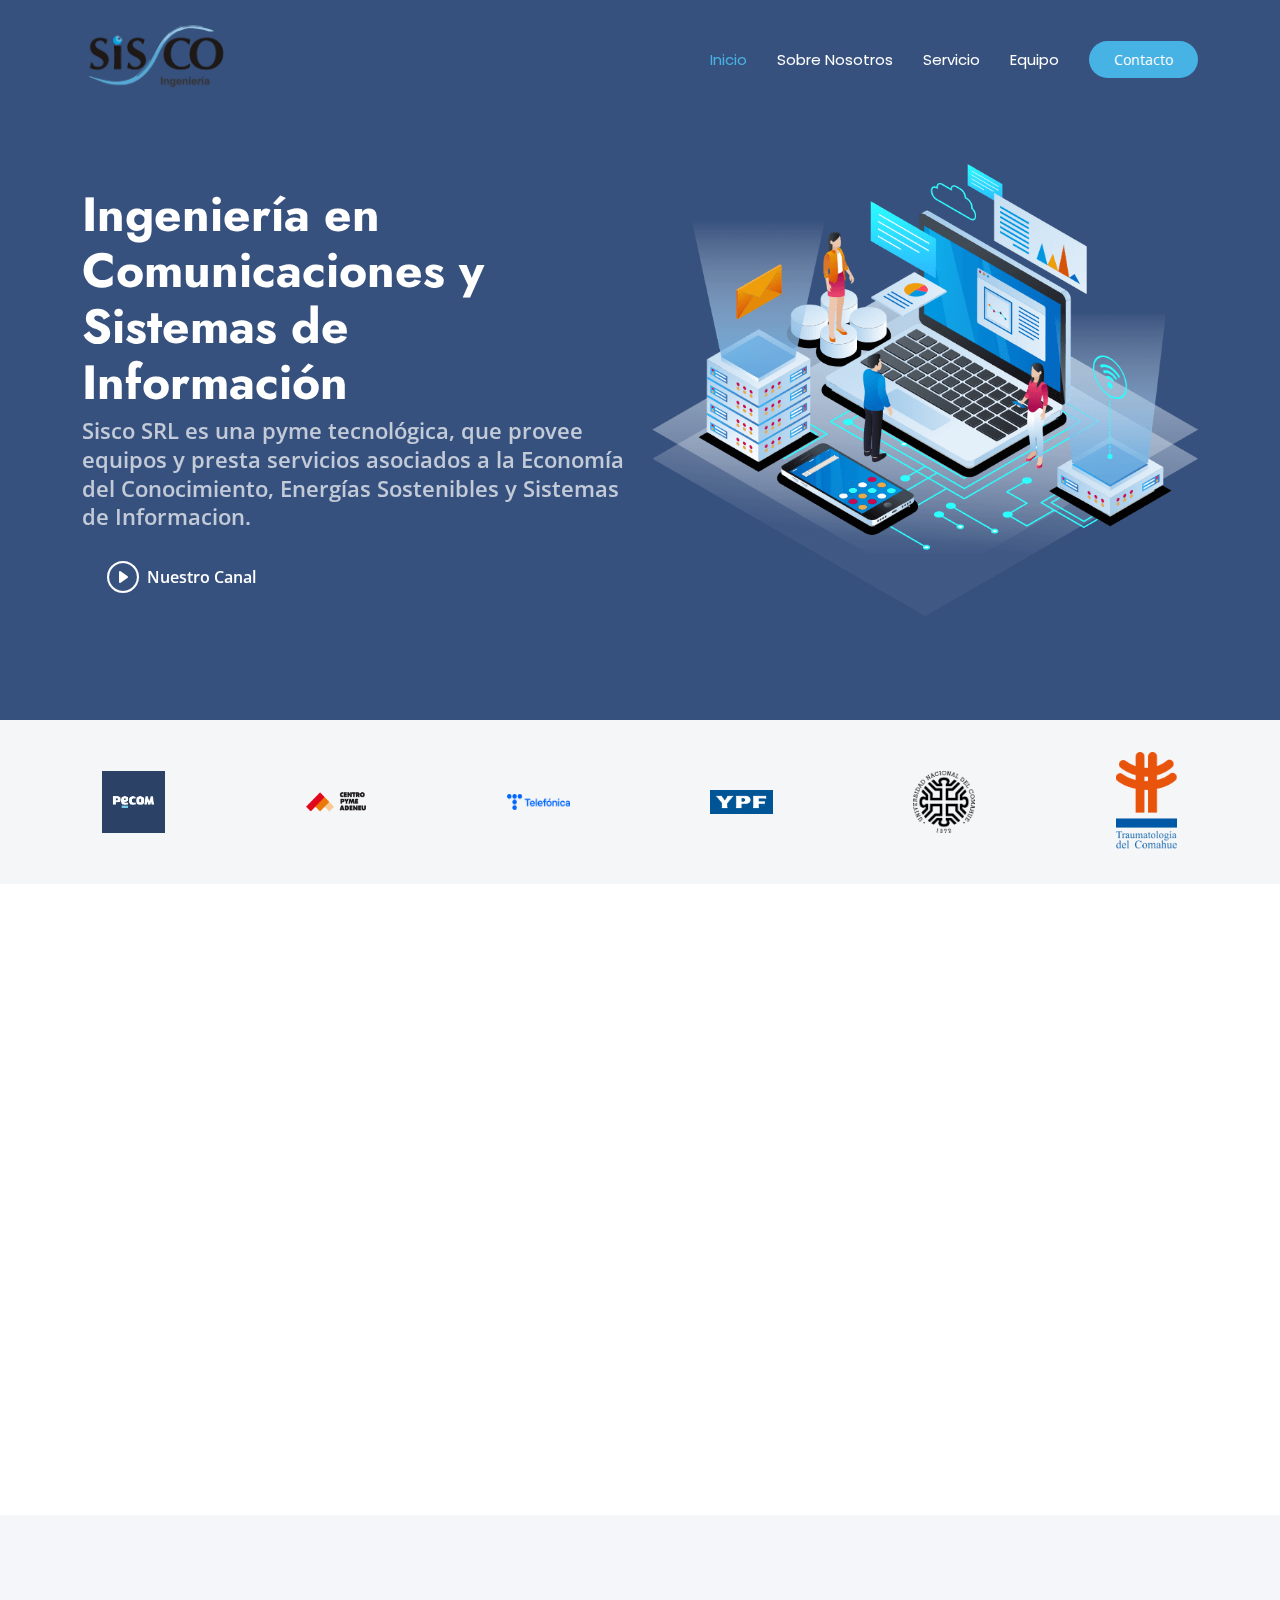
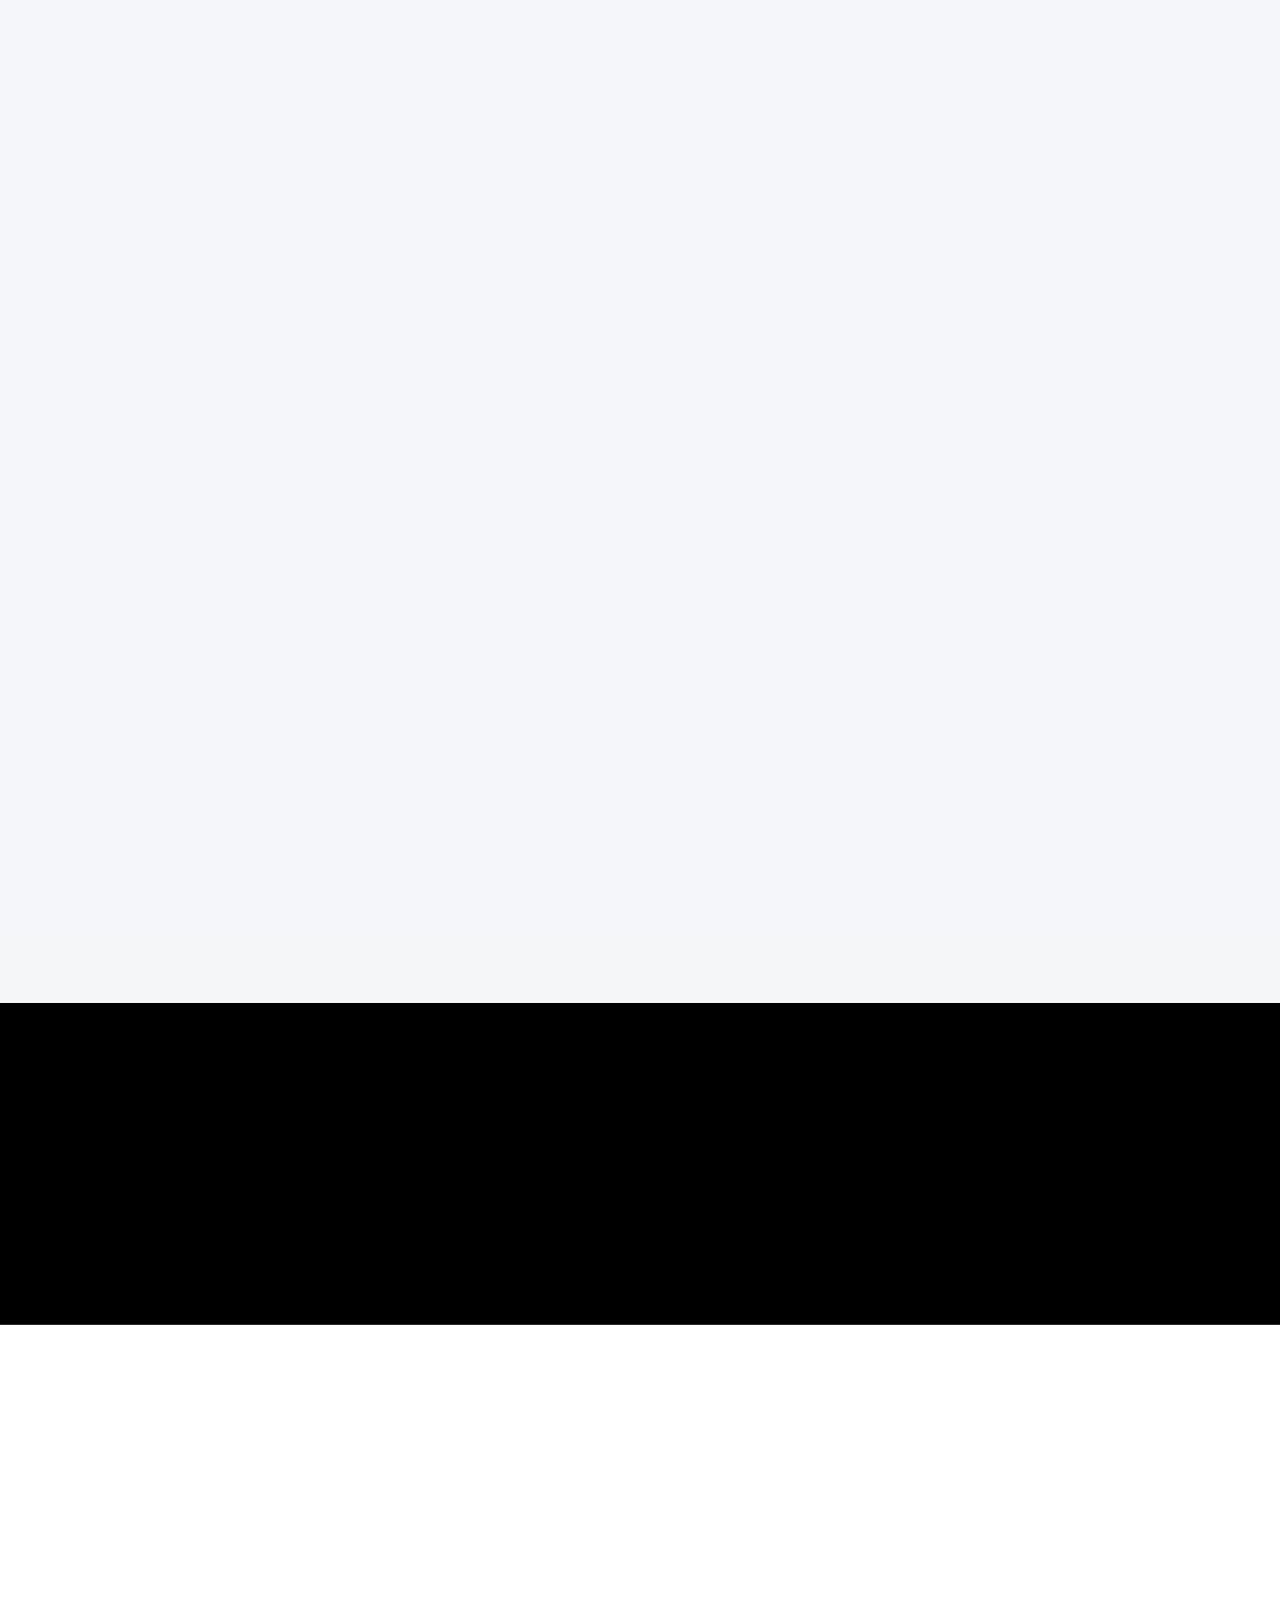
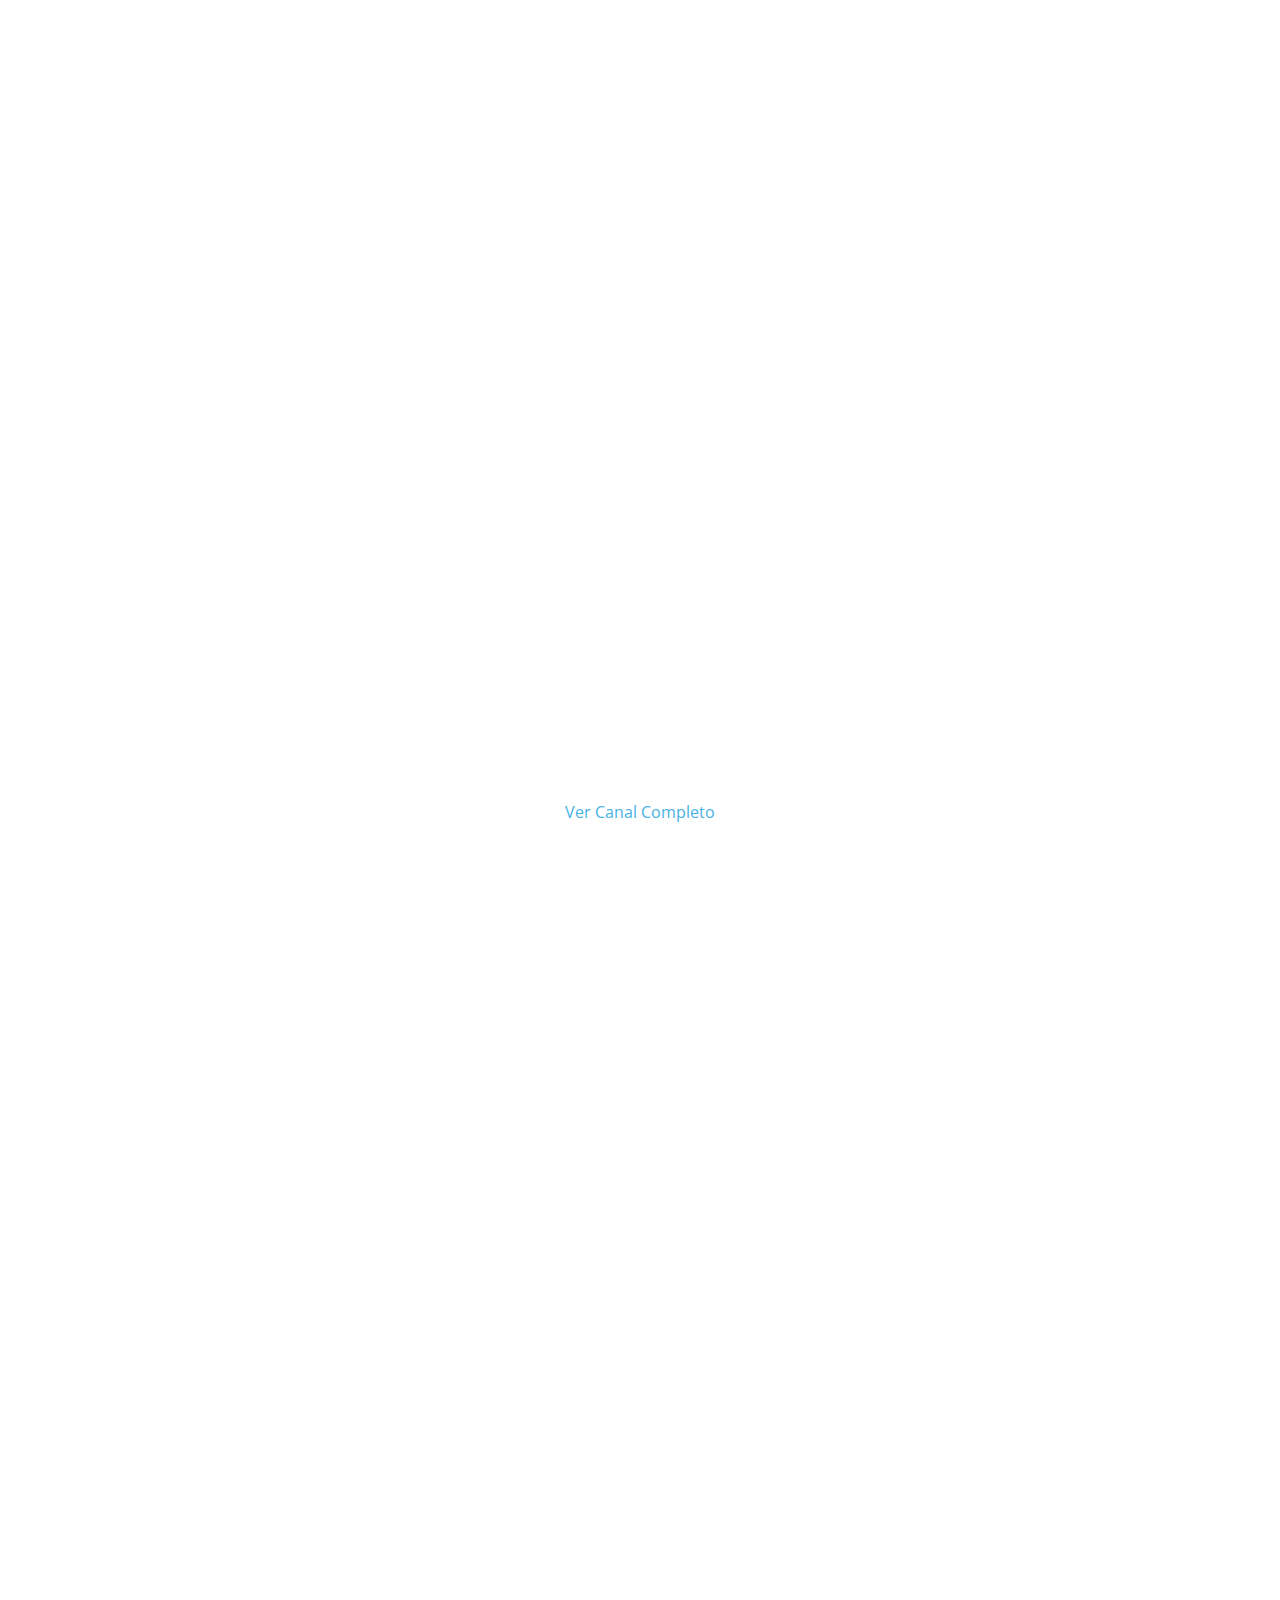
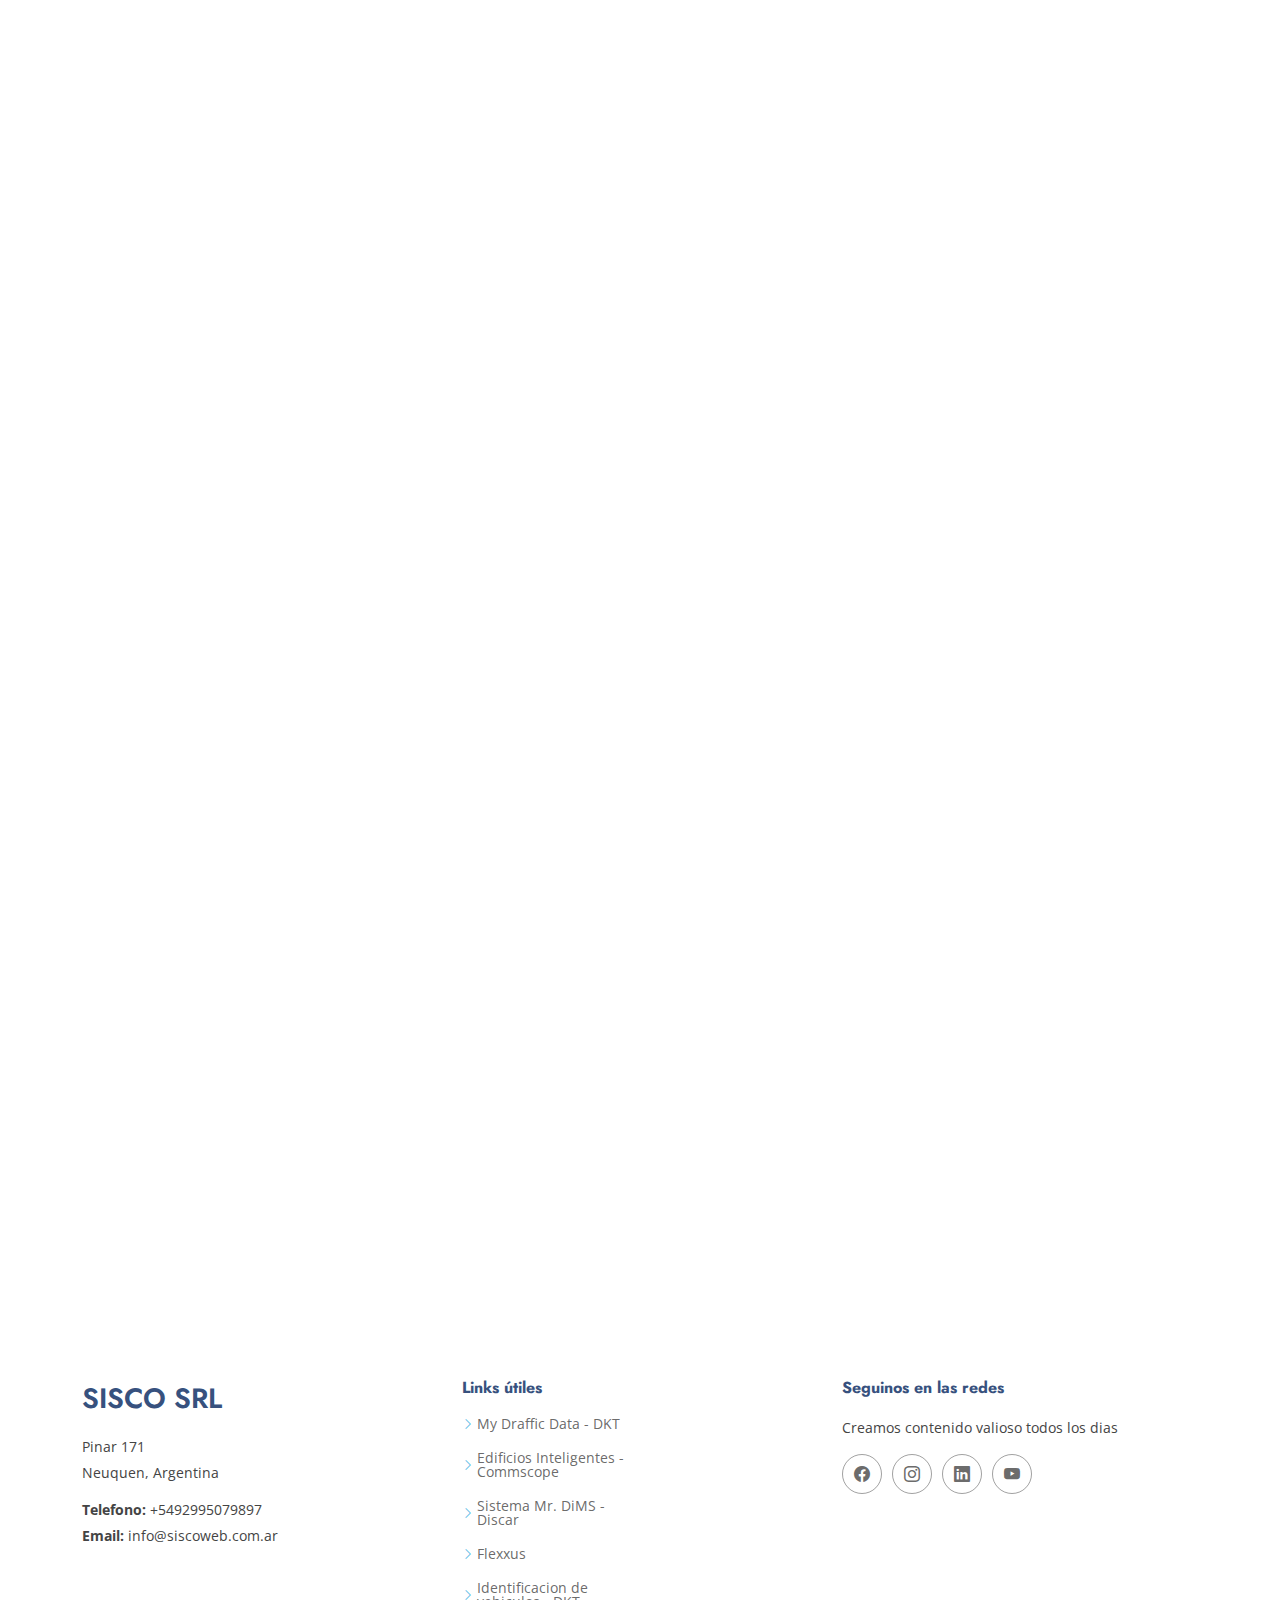
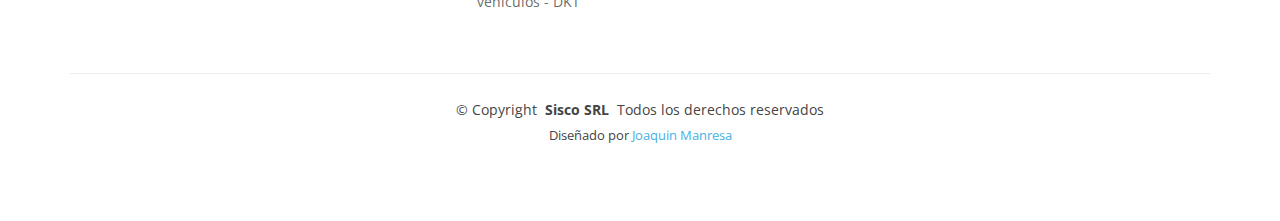
<file: index.html>
<!DOCTYPE html>
<html lang="en">

<head>
  <meta charset="utf-8">
  <meta content="width=device-width, initial-scale=1.0" name="viewport">
  <title>Sisco - Inicio</title>
  <meta content="" name="description">
  <meta content="" name="keywords">

  <!-- Favicons -->
  <link href="assets/img/logoWeb.png" rel="icon">
  <link href="assets/img/logoWeb.png" rel="apple-touch-icon">

  <!-- Fonts -->
  <link href="https://fonts.googleapis.com" rel="preconnect">
  <link href="https://fonts.gstatic.com" rel="preconnect" crossorigin>
  <link href="https://fonts.googleapis.com/css2?family=Open+Sans:ital,wght@0,300;0,400;0,500;0,600;0,700;0,800;1,300;1,400;1,500;1,600;1,700;1,800&family=Poppins:ital,wght@0,100;0,200;0,300;0,400;0,500;0,600;0,700;0,800;0,900;1,100;1,200;1,300;1,400;1,500;1,600;1,700;1,800;1,900&family=Jost:ital,wght@0,100;0,200;0,300;0,400;0,500;0,600;0,700;0,800;0,900;1,100;1,200;1,300;1,400;1,500;1,600;1,700;1,800;1,900&display=swap" rel="stylesheet">

  <!-- Vendor CSS Files -->
  <link href="assets/vendor/bootstrap/css/bootstrap.min.css" rel="stylesheet">
  <link href="assets/vendor/bootstrap-icons/bootstrap-icons.css" rel="stylesheet">
  <link href="assets/vendor/aos/aos.css" rel="stylesheet">
  <link href="assets/vendor/glightbox/css/glightbox.min.css" rel="stylesheet">
  <link href="assets/vendor/swiper/swiper-bundle.min.css" rel="stylesheet">

  <!-- Main CSS File -->
  <link href="assets/css/main.css" rel="stylesheet">

  <!-- =======================================================
  * Template Name: Arsha
  * Template URL: https://bootstrapmade.com/arsha-free-bootstrap-html-template-corporate/
  * Updated: Jun 14 2024 with Bootstrap v5.3.3
  * Author: BootstrapMade.com
  * License: https://bootstrapmade.com/license/
  ======================================================== -->
</head>

<body class="index-page">

  <header id="header" class="header d-flex align-items-center fixed-top">
    <div class="container-fluid container-xl position-relative d-flex align-items-center">

      <a href="index.html" class="logo d-flex align-items-center me-auto">
        <!-- Uncomment the line below if you also wish to use an image logo -->
        <img src="assets/img/logoTrans.png" alt="">
        <!-- <h1 class="sitename">Arsha</h1> -->
      </a>

      <nav id="navmenu" class="navmenu">
        <ul>
          <li><a href="#hero" class="active">Inicio</a></li>
          <li><a href="#about">Sobre Nosotros</a></li>
          <li><a href="#services">Servicio</a></li>
          <!-- <li><a href="#portfolio">Portfolio</a></li> -->
          <li><a href="#team">Equipo</a></li>
          <!-- <li><a href="#pricing">Pricing</a></li> -->
          <!-- <li class="dropdown"><a href="#"><span>Dropdown</span> <i class="bi bi-chevron-down toggle-dropdown"></i></a>
            <ul>
              <li><a href="#">Dropdown 1</a></li>
              <li class="dropdown"><a href="#"><span>Deep Dropdown</span> <i class="bi bi-chevron-down toggle-dropdown"></i></a>
                <ul>
                  <li><a href="#">Deep Dropdown 1</a></li>
                  <li><a href="#">Deep Dropdown 2</a></li>
                  <li><a href="#">Deep Dropdown 3</a></li>
                  <li><a href="#">Deep Dropdown 4</a></li>
                  <li><a href="#">Deep Dropdown 5</a></li>
                </ul>
              </li>
              <li><a href="#">Dropdown 2</a></li>
              <li><a href="#">Dropdown 3</a></li>
              <li><a href="#">Dropdown 4</a></li>
            </ul>
          </li> -->
          <!-- <li><a href="#contact">Contacto</a></li> -->
        </ul>
        <i class="mobile-nav-toggle d-xl-none bi bi-list"></i>
      </nav>

      <!-- <a class="btn-getstarted" href="#about">Get Started</a> -->
      <a class="btn-getstarted" href="#contact">Contacto</a>

    </div>
  </header>

  <main class="main">

    <!-- Hero Section -->
    <section id="hero" class="hero section">

      <div class="container">
        <div class="row gy-4">
          <div class="col-lg-6 order-2 order-lg-1 d-flex flex-column justify-content-center" data-aos="zoom-out">
            <h1>Ingeniería en Comunicaciones y Sistemas de Información
            </h1>
            <p>Sisco SRL es una pyme tecnológica, que provee equipos y presta servicios asociados a la Economía del Conocimiento, Energías Sostenibles y Sistemas de Informacion.</p>
            <div class="d-flex">
              <!-- <a href="#about" class="btn-get-started">Sobre Nosotros</a> -->
               <!-- Google Calendar Appointment Scheduling begin -->
                <link href="https://calendar.google.com/calendar/scheduling-button-script.css" rel="stylesheet">
                <script src="https://calendar.google.com/calendar/scheduling-button-script.js" async></script>
                <script>
                (function() {
                  var target = document.currentScript;
                  window.addEventListener('load', function() {
                    calendar.schedulingButton.load({
                      url: 'https://calendar.google.com/calendar/appointments/schedules/AcZssZ1feb3p5kkT9kmpF7nk3Mfgd1NxlurRJGKxOZhietipTDv2gKeg1W7Q-FQP3FDm0YQKckyywmKh?gv=true',
                      color: '#039BE5',
                      label: 'Reservar una cita',
                      target,
                    });
                  });
                })();
                </script>
                <!-- end Google Calendar Appointment Scheduling -->
              <a href="https://www.youtube.com/watch?v=bivE-LUh9vM" class="glightbox btn-watch-video d-flex align-items-center"><i class="bi bi-play-circle"></i><span>Nuestro Canal</span></a>
            </div>
          </div>
          <div class="col-lg-6 order-1 order-lg-2 hero-img" data-aos="zoom-out" data-aos-delay="200">
            <img src="assets/img/hero-img.png" class="img-fluid animated" alt="">
          </div>
        </div>
      </div>

    </section><!-- /Hero Section -->

    <!-- Clients Section -->
    <section id="clients" class="clients section">

      <div class="container" data-aos="zoom-in">

        <div class="swiper init-swiper">
          <script type="application/json" class="swiper-config">
            {
              "loop": true,
              "speed": 700,
              "autoplay": {
                "delay": 5000
              },
              "slidesPerView": "auto",
              "pagination": {
                "el": ".swiper-pagination",
                "type": "bullets",
                "clickable": true
              },
              "breakpoints": {
                "320": {
                  "slidesPerView": 2,
                  "spaceBetween": 40
                },
                "480": {
                  "slidesPerView": 3,
                  "spaceBetween": 60
                },
                "640": {
                  "slidesPerView": 4,
                  "spaceBetween": 80
                },
                "992": {
                  "slidesPerView": 5,
                  "spaceBetween": 120
                },
                "1200": {
                  "slidesPerView": 6,
                  "spaceBetween": 120
                }
              }
            }
          </script>
          <div class="swiper-wrapper align-items-center">
            <div class="swiper-slide"><img src="assets/img/clients/pecom.png" class="img-fluid" alt=""></div>
            <div class="swiper-slide"><img src="assets/img/clients/2.png" class="img-fluid" alt=""></div>
            <div class="swiper-slide"><img src="assets/img/clients/3.png" class="img-fluid" alt=""></div>
            <div class="swiper-slide"><img src="assets/img/clients/4.png" class="img-fluid" alt=""></div>
            <div class="swiper-slide"><img src="assets/img/clients/5.png" class="img-fluid" alt=""></div>
            <div class="swiper-slide"><img src="assets/img/clients/6.png" class="img-fluid" alt=""></div>
            <div class="swiper-slide"><img src="assets/img/clients/7.png" class="img-fluid" alt=""></div>
            <div class="swiper-slide"><img src="assets/img/clients/8.png" class="img-fluid" alt=""></div>
            <div class="swiper-slide"><img src="assets/img/clients/bpn.png" class="img-fluid" alt=""></div>
            <div class="swiper-slide"><img src="assets/img/clients/camuzzi.png" class="img-fluid" alt=""></div>
            <div class="swiper-slide"><img src="assets/img/clients/claro.png" class="img-fluid" alt=""></div>
            <div class="swiper-slide"><img src="assets/img/clients/pampaener.png" class="img-fluid" alt=""></div>
            <div class="swiper-slide"><img src="assets/img/clients/1.png" class="img-fluid" alt=""></div>
            <div class="swiper-slide"><img src="assets/img/clients/pluspetrol.png" class="img-fluid" alt=""></div>
            <div class="swiper-slide"><img src="assets/img/clients/telecom.png" class="img-fluid" alt=""></div>
          </div>
        </div>

      </div>

    </section><!-- /Clients Section -->

    <!-- About Section -->
    <section id="about" class="about section">

      <!-- Section Title -->
      <div class="container section-title" data-aos="fade-up">
        <h2>Sobre Nosotros</h2>
      </div><!-- End Section Title -->

      <div class="container">

        <div class="row gy-4">

          <div class="col-lg-6 content" data-aos="fade-up" data-aos-delay="100">
            <p>
              <strong></strong> Somos una empresa de amplia trayectoria, con casi veinte años de experiencia en la <strong>provisión, la instalación, y el mantenimiento de sistemas para las comunicaciones</strong>, en las provincias de Río Negro y Neuquén.
            </p>
            <ul>
              <li><i class="bi bi-check2-circle"></i> <span>Agente de Servicio Técnico DISCAR</span></li>
              <li><i class="bi bi-check2-circle"></i> <span>Flexxus Partner Certificado.</span></li>
              <li><i class="bi bi-check2-circle"></i> <span>Commscope Partner Certificado</span></li>
              <li><i class="bi bi-check2-circle"></i> <span>APC Selected Registered partner</span></li>
              <li><i class="bi bi-check2-circle"></i> <span>HikVision Silver VASP</span></li>
              <li><i class="bi bi-check2-circle"></i> <span>Huawei Autorized Parter</span></li>
              <li><i class="bi bi-check2-circle"></i> <span>Yeastar Partner, XCELERATE program</span></li>
            </ul>
          </div>

          <div class="col-lg-6" data-aos="fade-up" data-aos-delay="200">
            <p>Gracias al compromiso con la excelencia, la profesionalidad y la capacitación constante, podemos ofrecer hoy un servicio altamente calificado en Obras y Proyectos en Tecnologías para la Información y la Comunicación. A partir de 2006 nos transformamos en <strong>SISCO SRL</strong>, para poder seguir brindando “El mejor soporte para los mejores productos”. </p>
            <a href="./sobreNosotros.html" class="read-more"><span>Leer mas</span><i class="bi bi-arrow-right"></i></a>
          </div>

        </div>

      </div>

    </section>
    <!-- /About Section -->

    <!-- Why Us Section -->
    <!-- <section id="why-us" class="section why-us" data-builder="section">

      <div class="container-fluid">

        <div class="row gy-4">

          <div class="col-lg-7 d-flex flex-column justify-content-center order-2 order-lg-1">

            <div class="content px-xl-5" data-aos="fade-up" data-aos-delay="100">
              <h3><span>Desde sus inicios en 1994, </span><strong>Sisco</strong><span> se especializó en el rubro </span><strong>servicios de tecnología</strong></h3>
              <p>
                Lorem ipsum dolor sit amet, consectetur adipiscing elit, sed do eiusmod tempor incididunt ut labore et dolore magna aliqua. Duis aute irure dolor in reprehenderit
              </p>
            </div>

            <div class="faq-container px-xl-5" data-aos="fade-up" data-aos-delay="200">

              <div class="faq-item faq-active">

                <h3><span>01</span> Non consectetur a erat nam at lectus urna duis?</h3>
                <div class="faq-content">
                  <p>Feugiat pretium nibh ipsum consequat. Tempus iaculis urna id volutpat lacus laoreet non curabitur gravida. Venenatis lectus magna fringilla urna porttitor rhoncus dolor purus non.</p>
                </div>
                <i class="faq-toggle bi bi-chevron-right"></i>
              </div>

              <div class="faq-item">
                <h3><span>02</span> Feugiat scelerisque varius morbi enim nunc faucibus a pellentesque?</h3>
                <div class="faq-content">
                  <p>Dolor sit amet consectetur adipiscing elit pellentesque habitant morbi. Id interdum velit laoreet id donec ultrices. Fringilla phasellus faucibus scelerisque eleifend donec pretium. Est pellentesque elit ullamcorper dignissim. Mauris ultrices eros in cursus turpis massa tincidunt dui.</p>
                </div>
                <i class="faq-toggle bi bi-chevron-right"></i>
              </div>

              <div class="faq-item">
                <h3><span>03</span> Dolor sit amet consectetur adipiscing elit pellentesque?</h3>
                <div class="faq-content">
                  <p>Eleifend mi in nulla posuere sollicitudin aliquam ultrices sagittis orci. Faucibus pulvinar elementum integer enim. Sem nulla pharetra diam sit amet nisl suscipit. Rutrum tellus pellentesque eu tincidunt. Lectus urna duis convallis convallis tellus. Urna molestie at elementum eu facilisis sed odio morbi quis</p>
                </div>
                <i class="faq-toggle bi bi-chevron-right"></i>
              </div>

            </div>

          </div>

          <div class="col-lg-5 order-1 order-lg-2 why-us-img">
            <img src="assets/img/why-us.png" class="img-fluid" alt="" data-aos="zoom-in" data-aos-delay="100">
          </div>
        </div>

      </div>

    </section> -->
    <!-- /Why Us Section -->

    <!-- Skills Section -->
    <!-- <section id="skills" class="skills section">

      <div class="container" data-aos="fade-up" data-aos-delay="100">

        <div class="row">

          <div class="col-lg-6 d-flex align-items-center">
            <img src="assets/img/skills.png" class="img-fluid" alt="">
          </div>

          <div class="col-lg-6 pt-4 pt-lg-0 content">

            <h3>Voluptatem dignissimos provident quasi corporis voluptas</h3>
            <p class="fst-italic">
              Lorem ipsum dolor sit amet, consectetur adipiscing elit, sed do eiusmod tempor incididunt ut labore et dolore magna aliqua.
            </p>

            <div class="skills-content skills-animation">

              <div class="progress">
                <span class="skill"><span>HTML</span> <i class="val">100%</i></span>
                <div class="progress-bar-wrap">
                  <div class="progress-bar" role="progressbar" aria-valuenow="100" aria-valuemin="0" aria-valuemax="100"></div>
                </div>
              </div>

              <div class="progress">
                <span class="skill"><span>CSS</span> <i class="val">90%</i></span>
                <div class="progress-bar-wrap">
                  <div class="progress-bar" role="progressbar" aria-valuenow="90" aria-valuemin="0" aria-valuemax="100"></div>
                </div>
              </div>

              <div class="progress">
                <span class="skill"><span>JavaScript</span> <i class="val">75%</i></span>
                <div class="progress-bar-wrap">
                  <div class="progress-bar" role="progressbar" aria-valuenow="75" aria-valuemin="0" aria-valuemax="100"></div>
                </div>
              </div>

              <div class="progress">
                <span class="skill"><span>Photoshop</span> <i class="val">55%</i></span>
                <div class="progress-bar-wrap">
                  <div class="progress-bar" role="progressbar" aria-valuenow="55" aria-valuemin="0" aria-valuemax="100"></div>
                </div>
              </div>

            </div>

          </div>
        </div>

      </div>

    </section> -->
    <!-- /Skills Section -->

    <!-- Services Section -->
    <section id="services" class="services section">

      <!-- Section Title -->
      <div class="container section-title" data-aos="fade-up">
        <h2>Servicios</h2>
        <p>Innovación y soluciones tecnológicas a tu alcance.</p>
      </div><!-- End Section Title -->

      <div class="container">

        <div class="row gy-4">

          <div class="col-xl-3 col-md-6 d-flex" data-aos="fade-up" data-aos-delay="100">
            <div class="service-item position-relative">
              <div class="icon"><i class="bi bi-activity icon"></i></div>
              <h4><a href="service-details.html" class="stretched-link">Consultoría en eficiencia energética</a></h4>
              <p><i class="bi bi-check2-circle"></i> Sistema Integral de Gestión de la Energía Eléctrica: Mr Dims.</p>
              <p><i class="bi bi-check2-circle"></i> Electrónica de potencia: Estabilizadores y UPS On Line.</p>
            </div>
          </div><!-- End Service Item -->

          <div class="col-xl-3 col-md-6 d-flex" data-aos="fade-up" data-aos-delay="200">
            <div class="service-item position-relative">
              <div class="icon"><i class="bi bi-bounding-box-circles icon"></i></div>
              <h4><a href="service-details.html" class="stretched-link">Planeamiento, Instalación e Integración de Sistemas de Telefonía, Datos y Video</a></h4>
              <p><i class="bi bi-check2-circle"></i> Servidores de Comunicaciones unificadas y centrales telefónicas.</p>
              <p><i class="bi bi-check2-circle"></i> Telefonía IP y Digital, Equipos para Internet y Enlaces de datos.</p>
              <p><i class="bi bi-check2-circle"></i> Equipamiento Informático y de Comunicaciones.</p>
            </div>
          </div><!-- End Service Item -->

          <div class="col-xl-3 col-md-6 d-flex" data-aos="fade-up" data-aos-delay="300">
            <div class="service-item position-relative">
              <div class="icon"><i class="bi bi-calendar4-week icon"></i></div>
              <h4><a href="service-details.html" class="stretched-link">Proyecto, ejecución y montaje de obras de telecomunicaciones e informática</a></h4>
              <p><i class="bi bi-check2-circle"></i> Provisión, la instalación, y mantenimiento de sistemas para las comunicaciones</p>
            </div>
          </div><!-- End Service Item -->

          <div class="col-xl-3 col-md-6 d-flex" data-aos="fade-up" data-aos-delay="400">
            <div class="service-item position-relative">
              <div class="icon"><i class="bi bi-broadcast icon"></i></div>
              <h4><a href="service-details.html" class="stretched-link">Administración de Redes, Sistemas Operativos y Aplicaciones</a></h4>
              <p><i class="bi bi-check2-circle"></i> Equipos y materiales para infraestructura y Cableados estructurados.</p>
              <p><i class="bi bi-check2-circle"></i> Internet: Control de Acceso, Seguridad, Calidad de Servicio, VPN, Wireless.</p>
              </div>
          </div><!-- End Service Item -->

        </div>

        <br>

        <div class="row gy-4">

          <div class="col-xl-3 col-md-6 d-flex" data-aos="fade-up" data-aos-delay="300">
            <!-- item vacio -->
          </div>

          <div class="col-xl-3 col-md-6 d-flex" data-aos="fade-up" data-aos-delay="100">
            <div class="service-item position-relative">
              <div class="icon"><i class="bi bi-clipboard2-data"></i></div>
              <h4><a href="service-details.html" class="stretched-link">Planeamiento e Instalacion de Sistemas de Seguridad</a></h4>
              <p><i class="bi bi-check2-circle"></i> Control de Acceso y Asistencia Biométricos: Relojes, cerraduras y barreras.</p>
              <p><i class="bi bi-check2-circle"></i> Video Vigilancia y seguridad IP y CCTV: Cámaras y Servidores de Video.</p>
              <p><i class="bi bi-check2-circle"></i> Centrales de alarma, incendio y seguridad; domiciliarias, comercios e industrias.</p>
            </div>
          </div><!-- End Service Item -->

          <!-- <div class="col-xl-3 col-md-6 d-flex" data-aos="fade-up" data-aos-delay="200">
            <div class="service-item position-relative">
              <div class="icon"><i class="bi bi-flower2"></i></div>
              <h4><a href="service-details.html" class="stretched-link">Planeamiento e Instalación de Redes telefónicas y de Datos</a></h4>
              <p>Breve descripcion</p>
            </div>
          </div> -->

          <div class="col-xl-3 col-md-6 d-flex" data-aos="fade-up" data-aos-delay="300">
            <div class="service-item position-relative">
              <div class="icon"><i class="bi bi-braces"></i></div>
              <h4><a href="service-details.html" class="stretched-link">Provisión y Desarrollo de Software.</a></h4>
              <p><i class="bi bi-check2-circle"></i> Provisión de Software: ERP, Recursos Humanos, Gestión y GIS.</p>
              <!-- <p><i class="bi bi-check2-circle"></i> Impresoras fiscales y Software para puntos de venta.</p> -->
            </div>
          </div>
          <!-- End Service Item -->

          <div class="col-xl-3 col-md-6 d-flex" data-aos="fade-up" data-aos-delay="300">
            <!-- item vacio -->
          </div>

          <!-- <div class="col-xl-3 col-md-6 d-flex" data-aos="fade-up" data-aos-delay="400">
            <div class="service-item position-relative">
              <div class="icon"><i class="bi bi-person-gear"></i></div>
              <h4><a href="service-details.html" class="stretched-link">Soporte Técnico de Postventa de Hardware y Software.</a></h4>
              <p>Breve descripcion</p>
            </div>
          </div> -->
          <!-- End Service Item -->

        </div>

      </div>

    </section><!-- /Services Section -->

    <!-- Call To Action Section -->
    <section id="call-to-action" class="call-to-action section">

      <img src="assets/img/cta-bg.jpg" alt="">

      <div class="container">

        <div class="row" data-aos="zoom-in" data-aos-delay="100">
          <div class="col-xl-9 text-center text-xl-start">
            <h3>Reserva una cita con Nosotros</h3>
            <p>Nuestro equipo de expertos está listo para responder a tus preguntas y brindarte asesoramiento.</p>
          </div>
          <div class="col-xl-3 cta-btn-container text-center">
           <!-- Google Calendar Appointment Scheduling begin -->
            <link href="https://calendar.google.com/calendar/scheduling-button-script.css" rel="stylesheet">
            <script src="https://calendar.google.com/calendar/scheduling-button-script.js" async></script>
            <script>
            (function() {
              var target = document.currentScript;
              window.addEventListener('load', function() {
                calendar.schedulingButton.load({
                  url: 'https://calendar.google.com/calendar/appointments/schedules/AcZssZ1feb3p5kkT9kmpF7nk3Mfgd1NxlurRJGKxOZhietipTDv2gKeg1W7Q-FQP3FDm0YQKckyywmKh?gv=true',
                  color: '#039BE5',
                  label: 'Reservar una cita',
                  target,
                });
              });
            })();
            </script>
          <!-- end Google Calendar Appointment Scheduling -->
          </div>
        </div>

      </div>

    </section><!-- /Call To Action Section -->

    <!-- Portfolio Section -->
    <!-- <section id="portfolio" class="portfolio section">

      <div class="container section-title" data-aos="fade-up">
        <h2>Portfolio</h2>
        <p>Necessitatibus eius consequatur ex aliquid fuga eum quidem sint consectetur velit</p>
      </div>

      <div class="container">

        <div class="isotope-layout" data-default-filter="*" data-layout="masonry" data-sort="original-order">

          <ul class="portfolio-filters isotope-filters" data-aos="fade-up" data-aos-delay="100">
            <li data-filter="*" class="filter-active">All</li>
            <li data-filter=".filter-app">App</li>
            <li data-filter=".filter-product">Card</li>
            <li data-filter=".filter-branding">Web</li>
          </ul>

          <div class="row gy-4 isotope-container" data-aos="fade-up" data-aos-delay="200">

            <div class="col-lg-4 col-md-6 portfolio-item isotope-item filter-app">
              <img src="assets/img/masonry-portfolio/masonry-portfolio-1.jpg" class="img-fluid" alt="">
              <div class="portfolio-info">
                <h4>App 1</h4>
                <p>Lorem ipsum, dolor sit</p>
                <a href="assets/img/masonry-portfolio/masonry-portfolio-1.jpg" title="App 1" data-gallery="portfolio-gallery-app" class="glightbox preview-link"><i class="bi bi-zoom-in"></i></a>
                <a href="portfolio-details.html" title="More Details" class="details-link"><i class="bi bi-link-45deg"></i></a>
              </div>
            </div>

            <div class="col-lg-4 col-md-6 portfolio-item isotope-item filter-product">
              <img src="assets/img/masonry-portfolio/masonry-portfolio-2.jpg" class="img-fluid" alt="">
              <div class="portfolio-info">
                <h4>Product 1</h4>
                <p>Lorem ipsum, dolor sit</p>
                <a href="assets/img/masonry-portfolio/masonry-portfolio-2.jpg" title="Product 1" data-gallery="portfolio-gallery-product" class="glightbox preview-link"><i class="bi bi-zoom-in"></i></a>
                <a href="portfolio-details.html" title="More Details" class="details-link"><i class="bi bi-link-45deg"></i></a>
              </div>
            </div>

            <div class="col-lg-4 col-md-6 portfolio-item isotope-item filter-branding">
              <img src="assets/img/masonry-portfolio/masonry-portfolio-3.jpg" class="img-fluid" alt="">
              <div class="portfolio-info">
                <h4>Branding 1</h4>
                <p>Lorem ipsum, dolor sit</p>
                <a href="assets/img/masonry-portfolio/masonry-portfolio-3.jpg" title="Branding 1" data-gallery="portfolio-gallery-branding" class="glightbox preview-link"><i class="bi bi-zoom-in"></i></a>
                <a href="portfolio-details.html" title="More Details" class="details-link"><i class="bi bi-link-45deg"></i></a>
              </div>
            </div>

            <div class="col-lg-4 col-md-6 portfolio-item isotope-item filter-app">
              <img src="assets/img/masonry-portfolio/masonry-portfolio-4.jpg" class="img-fluid" alt="">
              <div class="portfolio-info">
                <h4>App 2</h4>
                <p>Lorem ipsum, dolor sit</p>
                <a href="assets/img/masonry-portfolio/masonry-portfolio-4.jpg" title="App 2" data-gallery="portfolio-gallery-app" class="glightbox preview-link"><i class="bi bi-zoom-in"></i></a>
                <a href="portfolio-details.html" title="More Details" class="details-link"><i class="bi bi-link-45deg"></i></a>
              </div>
            </div>

            <div class="col-lg-4 col-md-6 portfolio-item isotope-item filter-product">
              <img src="assets/img/masonry-portfolio/masonry-portfolio-5.jpg" class="img-fluid" alt="">
              <div class="portfolio-info">
                <h4>Product 2</h4>
                <p>Lorem ipsum, dolor sit</p>
                <a href="assets/img/masonry-portfolio/masonry-portfolio-5.jpg" title="Product 2" data-gallery="portfolio-gallery-product" class="glightbox preview-link"><i class="bi bi-zoom-in"></i></a>
                <a href="portfolio-details.html" title="More Details" class="details-link"><i class="bi bi-link-45deg"></i></a>
              </div>
            </div>

            <div class="col-lg-4 col-md-6 portfolio-item isotope-item filter-branding">
              <img src="assets/img/masonry-portfolio/masonry-portfolio-6.jpg" class="img-fluid" alt="">
              <div class="portfolio-info">
                <h4>Branding 2</h4>
                <p>Lorem ipsum, dolor sit</p>
                <a href="assets/img/masonry-portfolio/masonry-portfolio-6.jpg" title="Branding 2" data-gallery="portfolio-gallery-branding" class="glightbox preview-link"><i class="bi bi-zoom-in"></i></a>
                <a href="portfolio-details.html" title="More Details" class="details-link"><i class="bi bi-link-45deg"></i></a>
              </div>
            </div>

            <div class="col-lg-4 col-md-6 portfolio-item isotope-item filter-app">
              <img src="assets/img/masonry-portfolio/masonry-portfolio-7.jpg" class="img-fluid" alt="">
              <div class="portfolio-info">
                <h4>App 3</h4>
                <p>Lorem ipsum, dolor sit</p>
                <a href="assets/img/masonry-portfolio/masonry-portfolio-7.jpg" title="App 3" data-gallery="portfolio-gallery-app" class="glightbox preview-link"><i class="bi bi-zoom-in"></i></a>
                <a href="portfolio-details.html" title="More Details" class="details-link"><i class="bi bi-link-45deg"></i></a>
              </div>
            </div>

            <div class="col-lg-4 col-md-6 portfolio-item isotope-item filter-product">
              <img src="assets/img/masonry-portfolio/masonry-portfolio-8.jpg" class="img-fluid" alt="">
              <div class="portfolio-info">
                <h4>Product 3</h4>
                <p>Lorem ipsum, dolor sit</p>
                <a href="assets/img/masonry-portfolio/masonry-portfolio-8.jpg" title="Product 3" data-gallery="portfolio-gallery-product" class="glightbox preview-link"><i class="bi bi-zoom-in"></i></a>
                <a href="portfolio-details.html" title="More Details" class="details-link"><i class="bi bi-link-45deg"></i></a>
              </div>
            </div>

            <div class="col-lg-4 col-md-6 portfolio-item isotope-item filter-branding">
              <img src="assets/img/masonry-portfolio/masonry-portfolio-9.jpg" class="img-fluid" alt="">
              <div class="portfolio-info">
                <h4>Branding 3</h4>
                <p>Lorem ipsum, dolor sit</p>
                <a href="assets/img/masonry-portfolio/masonry-portfolio-9.jpg" title="Branding 2" data-gallery="portfolio-gallery-branding" class="glightbox preview-link"><i class="bi bi-zoom-in"></i></a>
                <a href="portfolio-details.html" title="More Details" class="details-link"><i class="bi bi-link-45deg"></i></a>
              </div>
            </div>

          </div>

        </div>

      </div>

    </section> -->
    <!-- /Portfolio Section -->

    <section id="portfolio" class="portfolio section">

      <div class="container section-title" data-aos="fade-up">
        <h2>Nuestro Canal</h2>
        <p>Disfruta de contenido exclusivo sobre tecnología, memes y novedades de la empresa.</p>
      </div>

      <div class="container">

        <div class="isotope-layout" data-default-filter="*" data-layout="masonry" data-sort="original-order">

          <ul class="portfolio-filters isotope-filters" data-aos="fade-up" data-aos-delay="100">
            <li data-filter="*" class="filter-active">Todos</li>
            <li data-filter=".filter-er">Energias Renovables</li>
            <li data-filter=".filter-iot">IOT</li>
            <li data-filter=".filter-ee">Eficiencia Energetica</li>
            <li data-filter=".filter-see">Seguridad Electrica / Electronica</li>
          </ul>

          <div class="row gy-4 isotope-container" data-aos="fade-up" data-aos-delay="200">

            <div class="col-lg-4 col-md-6 portfolio-item isotope-item filter-er">
                <iframe width="460" height="235" src="https://www.youtube.com/embed/73qKyb0b310?si=tczPighy-nzxtHCP" title="YouTube video player" frameborder="0" allow="accelerometer; autoplay; clipboard-write; encrypted-media; gyroscope; picture-in-picture; web-share" referrerpolicy="strict-origin-when-cross-origin" allowfullscreen></iframe>
            </div>

            <div class="col-lg-4 col-md-6 portfolio-item isotope-item filter-see">
                <iframe width="460" height="235" src="https://www.youtube.com/embed/UzrTlZOpNKM?si=bKL7-QXIDfKB01Wl" title="YouTube video player" frameborder="0" allow="accelerometer; autoplay; clipboard-write; encrypted-media; gyroscope; picture-in-picture; web-share" referrerpolicy="strict-origin-when-cross-origin" allowfullscreen></iframe>
            </div>

            <div class="col-lg-4 col-md-6 portfolio-item isotope-item filter-ee">
                <iframe width="460" height="235" src="https://www.youtube.com/embed/zWt8vspFF1A?si=GfxORkVEoDr8-khc" title="YouTube video player" frameborder="0" allow="accelerometer; autoplay; clipboard-write; encrypted-media; gyroscope; picture-in-picture; web-share" referrerpolicy="strict-origin-when-cross-origin" allowfullscreen></iframe>
            </div>

            <div class="col-lg-4 col-md-6 portfolio-item isotope-item filter-iot">
                <iframe width="460" height="235" src="https://www.youtube.com/embed/Qg9L9GI2_CY?si=rSVrKntxc_eotq23" title="YouTube video player" frameborder="0" allow="accelerometer; autoplay; clipboard-write; encrypted-media; gyroscope; picture-in-picture; web-share" referrerpolicy="strict-origin-when-cross-origin" allowfullscreen></iframe>
            </div>

            <div class="col-lg-4 col-md-6 portfolio-item isotope-item filter-see">
                <iframe width="460" height="235" src="https://www.youtube.com/embed/t3WmFDRHpJY?si=QaxKshJ7UNCzQo6V" title="YouTube video player" frameborder="0" allow="accelerometer; autoplay; clipboard-write; encrypted-media; gyroscope; picture-in-picture; web-share" referrerpolicy="strict-origin-when-cross-origin" allowfullscreen></iframe>
            </div>

            <div class="col-lg-4 col-md-6 portfolio-item isotope-item filter-see">
                <iframe width="460" height="235" src="https://www.youtube.com/embed/80tkGRCG6GU?si=knsbaFRKOED9zM5_" title="YouTube video player" frameborder="0" allow="accelerometer; autoplay; clipboard-write; encrypted-media; gyroscope; picture-in-picture; web-share" referrerpolicy="strict-origin-when-cross-origin" allowfullscreen></iframe>
            </div>

            <div class="col-lg-4 col-md-6 portfolio-item isotope-item filter-branding">
                <iframe width="460" height="235" src="https://www.youtube.com/embed/1Z3Y-h0B7fY?si=gpqi0Jv535Vfj8TM" title="YouTube video player" frameborder="0" allow="accelerometer; autoplay; clipboard-write; encrypted-media; gyroscope; picture-in-picture; web-share" referrerpolicy="strict-origin-when-cross-origin" allowfullscreen></iframe>
            </div>

            <div class="col-lg-4 col-md-6 portfolio-item isotope-item filter-er">
                <iframe width="460" height="235" src="https://www.youtube.com/embed/s-3Dg5aJ0_E?si=lxzV8znIFcYVG8hD" title="YouTube video player" frameborder="0" allow="accelerometer; autoplay; clipboard-write; encrypted-media; gyroscope; picture-in-picture; web-share" referrerpolicy="strict-origin-when-cross-origin" allowfullscreen></iframe>
            </div>

            <div class="col-lg-4 col-md-6 portfolio-item isotope-item filter-er">
                <iframe width="460" height="235" src="https://www.youtube.com/embed/AZIluZHMDNc?si=CVRkOW-TgeH5nC8o" title="YouTube video player" frameborder="0" allow="accelerometer; autoplay; clipboard-write; encrypted-media; gyroscope; picture-in-picture; web-share" referrerpolicy="strict-origin-when-cross-origin" allowfullscreen></iframe>
            </div>
          </div>

          <br>
          <div class="col-12 d-flex justify-content-center">
            <a href="https://youtube.com/@siscowebok?si=gkkLeV-S7sVaTXt5" target="_blank"><span>Ver Canal Completo</span></a>
          </div>
          

        </div>

      </div>

    </section>

    <!-- Pricing Section -->
    <!-- <section id="pricing" class="pricing section">

      <div class="container section-title" data-aos="fade-up">
        <h2>Qué Ofrecemos</h2>
        <p>Servicios personalizados y de alta calidad para impulsar tu negocio.</p>
      </div>
    
      <div class="container">
    
        <div class="row gy-3">
    
          <div class="col-lg-4" data-aos="zoom-in" data-aos-delay="100">
            <div class="pricing-item">
              <h3>Gestión y Control de Energía</h3>
              <ul>
                <li><i class="bi bi-check"></i> <span>Sistema Integral de Gestión de la Energía Eléctrica: Mr Dims.</span></li>
                <li><i class="bi bi-check"></i> <span>Electrónica de potencia: Estabilizadores y UPS On Line.</span></li>
              </ul>
              <a href="#" class="buy-btn">Ver más</a>
            </div>
          </div>
    
          <div class="col-lg-4" data-aos="zoom-in" data-aos-delay="200">
            <div class="pricing-item featured">
              <h3>Comunicaciones y Telefonía</h3>
              <ul>
                <li><i class="bi bi-check"></i> <span>Servidores de Comunicaciones unificadas y centrales telefónicas.</span></li>
                <li><i class="bi bi-check"></i> <span>Telefonía IP y Digital, Equipos para Internet y Enlaces de datos.</span></li>
                <li><i class="bi bi-check"></i> <span>Equipamiento Informático y de Comunicaciones.</span></li>
              </ul>
              <a href="#" class="buy-btn">Ver más</a>
            </div>
          </div>
    
          <div class="col-lg-4" data-aos="zoom-in" data-aos-delay="300">
            <div class="pricing-item">
              <h3>Seguridad y Vigilancia</h3>
              <ul>
                <li><i class="bi bi-check"></i> <span>Control de Acceso y Asistencia Biométricos: Relojes, cerraduras y barreras.</span></li>
                <li><i class="bi bi-check"></i> <span>Video Vigilancia y seguridad IP y CCTV: Cámaras y Servidores de Video.</span></li>
                <li><i class="bi bi-check"></i> <span>Centrales de alarma, incendio y seguridad; domiciliarias, comercios e industrias.</span></li>
              </ul>
              <a href="#" class="buy-btn">Ver más</a>
            </div>
          </div>
    
        </div>
    
        <br>
    
        <div class="row justify-content-center gy-4">
    
          <div class="col-lg-4" data-aos="zoom-in" data-aos-delay="200">
            <div class="pricing-item featured">
              <h3>Infraestructura y Cableados</h3>
              <ul>
                <li><i class="bi bi-check"></i> <span>Equipos y materiales para infraestructura y Cableados estructurados.</span></li>
                <li><i class="bi bi-check"></i> <span>Internet: Control de Acceso, Seguridad, Calidad de Servicio, VPN, Wireless.</span></li>
              </ul>
              <a href="#" class="buy-btn">Ver más</a>
            </div>
          </div>
    
          <div class="col-lg-4" data-aos="zoom-in" data-aos-delay="300">
            <div class="pricing-item">
              <h3>Software y Soluciones Tecnológicas</h3>
              <ul>
                <li><i class="bi bi-check"></i> <span>Provisión de Software: ERP, Recursos Humanos, Gestión y GIS.</span></li>
                <li><i class="bi bi-check"></i> <span>Impresoras fiscales y Software para puntos de venta.</span></li>
              </ul>
              <a href="#" class="buy-btn">Ver más</a>
            </div>
          </div>
    
        </div>
    
      </div>
    
    </section> -->

    <!-- /Pricing Section -->


    <!-- Team Section -->
    <section id="team" class="team section">

      <!-- Section Title -->
      <div class="container section-title" data-aos="fade-up">
        <h2>Conocé a Nuestro Equipo</h2>
        <p>Profesionales dedicados a ofrecerte la mejor experiencia.</p>
      </div><!-- End Section Title -->

      <div class="container">

        <div class="row gy-4">

          <div class="col-lg-6" data-aos="fade-up" data-aos-delay="100">
            <div class="team-member d-flex align-items-start">
              <div class="picGrande"><img src="assets/img/team/daniel.jpeg" class="img-fluid" alt=""></div>
              <div class="member-info">
                <h4>Daniel D. Simone</h4>
                <span>Socio Gerente</span>
                <p>Ingeniero en Electrónica - Profesor e Investigador de la UNCO</p>
                <div class="social">
                  <!-- <a href=""><i class="bi bi-twitter-x"></i></a>
                  <a href=""><i class="bi bi-facebook"></i></a>
                  <a href=""><i class="bi bi-instagram"></i></a> -->
                  <a href="https://www.linkedin.com/in/dansimo/"> <i class="bi bi-linkedin"></i> </a>
                </div>
              </div>
            </div>
          </div><!-- End Team Member -->

          <div class="col-lg-6" data-aos="fade-up" data-aos-delay="400">
            <div class="team-member d-flex align-items-start">
              <div class="picGrande"><img src="assets/img/team/mechi.jpg" class="img-fluid" alt=""></div>
              <div class="member-info">
                <h4>M.M. Michelet de Simone</h4>
                <span>Socia Apoderada</span>
                <p>Traductora e Intérprete de campo</p>
                <div class="social">
                  <!-- <a href=""><i class="bi bi-twitter-x"></i></a>
                  <a href=""><i class="bi bi-facebook"></i></a>
                  <a href=""><i class="bi bi-instagram"></i></a> -->
                  <a href="https://www.linkedin.com/in/michelet-de-simone-oil-gas-translator-interpreter/"> <i class="bi bi-linkedin"></i> </a>
                </div>
              </div>
            </div>
          </div><!-- End Team Member -->

          <div class="col-lg-3" data-aos="fade-up" data-aos-delay="200">
            <div class="team-member d-flex align-items-start">
              <div class="pic"><img src="assets/img/team/gonzalesD.jpeg" class="img-fluid" alt=""></div>
              <div class="member-info">
                <h4>Daniel Gonzalez</h4>
                <span>Técnico Electromecánico</span>
                <p>Obra y montaje</p>
                <div class="social">
                  <!-- <a href=""><i class="bi bi-twitter-x"></i></a>
                  <a href=""><i class="bi bi-facebook"></i></a>
                  <a href=""><i class="bi bi-instagram"></i></a> -->
                  <a href="https://www.linkedin.com/in/daniel-nicolas-gonzalez-a3283a323/"> <i class="bi bi-linkedin"></i> </a>
                </div>
              </div>
            </div>
          </div><!-- End Team Member -->

          <div class="col-lg-3" data-aos="fade-up" data-aos-delay="300">
            <div class="team-member d-flex align-items-start">
              <div class="pic"><img src="assets/img/team/ramiro.jpeg" class="img-fluid" alt=""></div>
              <div class="member-info">
                <h4>Ramiro Simone</h4>
                <span>Administración General</span>
                <!-- <p>-</p> -->
                <div class="social">
                  <!-- <a href=""><i class="bi bi-twitter-x"></i></a>
                  <a href=""><i class="bi bi-facebook"></i></a>
                  <a href=""><i class="bi bi-instagram"></i></a> -->
                  <!-- <a href=""> <i class="bi bi-linkedin"></i> </a> -->
                </div>
              </div>
            </div>
          </div><!-- End Team Member -->

          <div class="col-lg-3" data-aos="fade-up" data-aos-delay="400">
            <div class="team-member d-flex align-items-start">
              <div class="pic"><img src="assets/img/team/ruben.jpeg" class="img-fluid" alt=""></div>
              <div class="member-info">
                <h4>Ruben Jofre </h4>
                <span>Soporte Técnico</span>
                <!-- <p>-</p> -->
                <div class="social">
                  <!-- <a href=""><i class="bi bi-twitter-x"></i></a>
                  <a href=""><i class="bi bi-facebook"></i></a>
                  <a href=""><i class="bi bi-instagram"></i></a> -->
                  <!-- <a href=""> <i class="bi bi-linkedin"></i> </a> -->
                </div>
              </div>
            </div>
          </div><!-- End Team Member -->

          <div class="col-lg-3" data-aos="fade-up" data-aos-delay="400">
            <div class="team-member d-flex align-items-start">
              <div class="pic"><img src="assets/img/team/gabrielSimone.jpeg" class="img-fluid" alt=""></div>
              <div class="member-info">
                <h4>Gabriel Simone</h4>
                <span>Marketing</span>
                <!-- <p>-</p> -->
                <div class="social">
                  <!-- <a href=""><i class="bi bi-twitter-x"></i></a>
                  <a href=""><i class="bi bi-facebook"></i></a>
                  <a href=""><i class="bi bi-instagram"></i></a> -->
                  <a href="https://www.linkedin.com/in/gabriel-simone/"> <i class="bi bi-linkedin"></i> </a>
                </div>
              </div>
            </div>
          </div><!-- End Team Member -->

          <div class="col-lg-3" data-aos="fade-up" data-aos-delay="400">
            <div class="team-member d-flex align-items-start">
              <div class="pic"><img src="assets/img/team/danielC.jpeg" class="img-fluid" alt=""></div>
              <div class="member-info">
                <h4>Daniel Cabezas </h4>
                <span>Personal Auxiliar</span>
                <!-- <p>-</p> -->
                <div class="social">
                  <!-- <a href=""><i class="bi bi-twitter-x"></i></a>
                  <a href=""><i class="bi bi-facebook"></i></a>
                  <a href=""><i class="bi bi-instagram"></i></a> -->
                  <!-- <a href=""> <i class="bi bi-linkedin"></i> </a> -->
                </div>
              </div>
            </div>
          </div><!-- End Team Member -->

          <div class="col-lg-3" data-aos="fade-up" data-aos-delay="400">
          <div class="team-member d-flex align-items-start">
            <div class="pic"><img src="assets/img/team/joaquin.jpeg" class="img-fluid" alt=""></div>
            <div class="member-info">
              <h4>Joaquin Manresa</h4>
              <span>Tecnología de la Información</span>
              <p>Tec. Analista en Sistemas</p>
              <div class="social">
                <!-- <a href=""><i class="bi bi-twitter-x"></i></a>
                <a href=""><i class="bi bi-facebook"></i></a>
                <a href=""><i class="bi bi-instagram"></i></a> -->
                <!-- <a href=""> <i class="bi bi-linkedin"></i> </a> -->
              </div>
            </div>
          </div>
        </div><!-- End Team Member -->

      <div class="col-lg-3" data-aos="fade-up" data-aos-delay="400">
        <div class="team-member d-flex align-items-start">
          <div class="pic"><img src="assets/img/team/francoPalav.jpeg" class="img-fluid" alt=""></div>
          <div class="member-info">
            <h4>Franco Palavecino </h4>
            <span>Obra y Montaje</span>
            <p>Técnico Electricista</p>
            <div class="social">
              <!-- <a href=""><i class="bi bi-twitter-x"></i></a>
              <a href=""><i class="bi bi-facebook"></i></a>
              <a href=""><i class="bi bi-instagram"></i></a> -->
              <a href="https://www.linkedin.com/in/franco-agustin-palavecino-kittl-723153146/"> <i class="bi bi-linkedin"></i> </a>
            </div>
          </div>
        </div>
      </div><!-- End Team Member -->

      <div class="col-lg-3" data-aos="fade-up" data-aos-delay="400">
      <div class="team-member d-flex align-items-start">
        <div class="pic"><img src="assets/img/team/canale.jpeg" class="img-fluid" alt=""></div>
        <div class="member-info">
          <h4>Daniel Canales</h4>
          <span>Obra y Montaje</span>
          <!-- <p>-</p> -->
          <div class="social">
            <!-- <a href=""><i class="bi bi-twitter-x"></i></a>
            <a href=""><i class="bi bi-facebook"></i></a>
            <a href=""><i class="bi bi-instagram"></i></a> -->
            <a href="https://www.linkedin.com/in/daniel-canales-37aa19b1/"> <i class="bi bi-linkedin"></i> </a>
          </div>
        </div>
      </div>
    </div><!-- End Team Member -->


        </div>

      </div>

    </section>
    <!-- /Team Section -->

    

    <!-- Testimonials Section -->
    <!-- <section id="testimonials" class="testimonials section">

      <div class="container section-title" data-aos="fade-up">
        <h2>Opiniones de Nuestros Clientes</h2>
        <p>Historias de éxito y satisfacción con nuestros servicios.</p>

      <div class="container" data-aos="fade-up" data-aos-delay="100">

        <div class="swiper init-swiper">
          <script type="application/json" class="swiper-config">
            {
              "loop": true,
              "speed": 600,
              "autoplay": {
                "delay": 5000
              },
              "slidesPerView": "auto",
              "pagination": {
                "el": ".swiper-pagination",
                "type": "bullets",
                "clickable": true
              }
            }
          </script>
          <div class="swiper-wrapper">

            <div class="swiper-slide">
              <div class="testimonial-item">
                <img src="assets/img/testimonials/testimonials-1.jpg" class="testimonial-img" alt="">
                <h3>Saul Goodman</h3>
                <h4>Ceo &amp; Founder</h4>
                <div class="stars">
                  <i class="bi bi-star-fill"></i><i class="bi bi-star-fill"></i><i class="bi bi-star-fill"></i><i class="bi bi-star-fill"></i><i class="bi bi-star-fill"></i>
                </div>
                <p>
                  <i class="bi bi-quote quote-icon-left"></i>
                  <span>Proin iaculis purus consequat sem cure digni ssim donec porttitora entum suscipit rhoncus. Accusantium quam, ultricies eget id, aliquam eget nibh et. Maecen aliquam, risus at semper.</span>
                  <i class="bi bi-quote quote-icon-right"></i>
                </p>
              </div>
            </div>

            <div class="swiper-slide">
              <div class="testimonial-item">
                <img src="assets/img/testimonials/testimonials-2.jpg" class="testimonial-img" alt="">
                <h3>Sara Wilsson</h3>
                <h4>Designer</h4>
                <div class="stars">
                  <i class="bi bi-star-fill"></i><i class="bi bi-star-fill"></i><i class="bi bi-star-fill"></i><i class="bi bi-star-fill"></i><i class="bi bi-star-fill"></i>
                </div>
                <p>
                  <i class="bi bi-quote quote-icon-left"></i>
                  <span>Export tempor illum tamen malis malis eram quae irure esse labore quem cillum quid cillum eram malis quorum velit fore eram velit sunt aliqua noster fugiat irure amet legam anim culpa.</span>
                  <i class="bi bi-quote quote-icon-right"></i>
                </p>
              </div>
            </div>

            <div class="swiper-slide">
              <div class="testimonial-item">
                <img src="assets/img/testimonials/testimonials-3.jpg" class="testimonial-img" alt="">
                <h3>Jena Karlis</h3>
                <h4>Store Owner</h4>
                <div class="stars">
                  <i class="bi bi-star-fill"></i><i class="bi bi-star-fill"></i><i class="bi bi-star-fill"></i><i class="bi bi-star-fill"></i><i class="bi bi-star-fill"></i>
                </div>
                <p>
                  <i class="bi bi-quote quote-icon-left"></i>
                  <span>Enim nisi quem export duis labore cillum quae magna enim sint quorum nulla quem veniam duis minim tempor labore quem eram duis noster aute amet eram fore quis sint minim.</span>
                  <i class="bi bi-quote quote-icon-right"></i>
                </p>
              </div>
            </div>

            <div class="swiper-slide">
              <div class="testimonial-item">
                <img src="assets/img/testimonials/testimonials-4.jpg" class="testimonial-img" alt="">
                <h3>Matt Brandon</h3>
                <h4>Freelancer</h4>
                <div class="stars">
                  <i class="bi bi-star-fill"></i><i class="bi bi-star-fill"></i><i class="bi bi-star-fill"></i><i class="bi bi-star-fill"></i><i class="bi bi-star-fill"></i>
                </div>
                <p>
                  <i class="bi bi-quote quote-icon-left"></i>
                  <span>Fugiat enim eram quae cillum dolore dolor amet nulla culpa multos export minim fugiat minim velit minim dolor enim duis veniam ipsum anim magna sunt elit fore quem dolore labore illum veniam.</span>
                  <i class="bi bi-quote quote-icon-right"></i>
                </p>
              </div>
            </div>

            <div class="swiper-slide">
              <div class="testimonial-item">
                <img src="assets/img/testimonials/testimonials-5.jpg" class="testimonial-img" alt="">
                <h3>John Larson</h3>
                <h4>Entrepreneur</h4>
                <div class="stars">
                  <i class="bi bi-star-fill"></i><i class="bi bi-star-fill"></i><i class="bi bi-star-fill"></i><i class="bi bi-star-fill"></i><i class="bi bi-star-fill"></i>
                </div>
                <p>
                  <i class="bi bi-quote quote-icon-left"></i>
                  <span>Quis quorum aliqua sint quem legam fore sunt eram irure aliqua veniam tempor noster veniam enim culpa labore duis sunt culpa nulla illum cillum fugiat legam esse veniam culpa fore nisi cillum quid.</span>
                  <i class="bi bi-quote quote-icon-right"></i>
                </p>
              </div>
            </div>

          </div>
          <div class="swiper-pagination"></div>
        </div>

      </div>

    </section> -->
    <!-- /Testimonials Section -->

    <!-- Faq 2 Section -->
    <!-- <section id="faq-2" class="faq-2 section">

     
      <div class="container section-title" data-aos="fade-up">
        <h2>FAQs</h2>
        <p>Resolviendo tus inquietudes sobre nuestros servicios y productos.</p>
      </div>

      <div class="container">

        <div class="row justify-content-center">

          <div class="col-lg-10">

            <div class="faq-container">

              <div class="faq-item faq-active" data-aos="fade-up" data-aos-delay="200">
                <i class="faq-icon bi bi-question-circle"></i>
                <h3>Non consectetur a erat nam at lectus urna duis?</h3>
                <div class="faq-content">
                  <p>Feugiat pretium nibh ipsum consequat. Tempus iaculis urna id volutpat lacus laoreet non curabitur gravida. Venenatis lectus magna fringilla urna porttitor rhoncus dolor purus non.</p>
                </div>
                <i class="faq-toggle bi bi-chevron-right"></i>
              </div>

              <div class="faq-item" data-aos="fade-up" data-aos-delay="300">
                <i class="faq-icon bi bi-question-circle"></i>
                <h3>Feugiat scelerisque varius morbi enim nunc faucibus a pellentesque?</h3>
                <div class="faq-content">
                  <p>Dolor sit amet consectetur adipiscing elit pellentesque habitant morbi. Id interdum velit laoreet id donec ultrices. Fringilla phasellus faucibus scelerisque eleifend donec pretium. Est pellentesque elit ullamcorper dignissim. Mauris ultrices eros in cursus turpis massa tincidunt dui.</p>
                </div>
                <i class="faq-toggle bi bi-chevron-right"></i>
              </div>

              <div class="faq-item" data-aos="fade-up" data-aos-delay="400">
                <i class="faq-icon bi bi-question-circle"></i>
                <h3>Dolor sit amet consectetur adipiscing elit pellentesque?</h3>
                <div class="faq-content">
                  <p>Eleifend mi in nulla posuere sollicitudin aliquam ultrices sagittis orci. Faucibus pulvinar elementum integer enim. Sem nulla pharetra diam sit amet nisl suscipit. Rutrum tellus pellentesque eu tincidunt. Lectus urna duis convallis convallis tellus. Urna molestie at elementum eu facilisis sed odio morbi quis</p>
                </div>
                <i class="faq-toggle bi bi-chevron-right"></i>
              </div>

              <div class="faq-item" data-aos="fade-up" data-aos-delay="500">
                <i class="faq-icon bi bi-question-circle"></i>
                <h3>Ac odio tempor orci dapibus. Aliquam eleifend mi in nulla?</h3>
                <div class="faq-content">
                  <p>Dolor sit amet consectetur adipiscing elit pellentesque habitant morbi. Id interdum velit laoreet id donec ultrices. Fringilla phasellus faucibus scelerisque eleifend donec pretium. Est pellentesque elit ullamcorper dignissim. Mauris ultrices eros in cursus turpis massa tincidunt dui.</p>
                </div>
                <i class="faq-toggle bi bi-chevron-right"></i>
              </div>

              <div class="faq-item" data-aos="fade-up" data-aos-delay="600">
                <i class="faq-icon bi bi-question-circle"></i>
                <h3>Tempus quam pellentesque nec nam aliquam sem et tortor consequat?</h3>
                <div class="faq-content">
                  <p>Molestie a iaculis at erat pellentesque adipiscing commodo. Dignissim suspendisse in est ante in. Nunc vel risus commodo viverra maecenas accumsan. Sit amet nisl suscipit adipiscing bibendum est. Purus gravida quis blandit turpis cursus in</p>
                </div>
                <i class="faq-toggle bi bi-chevron-right"></i>
              </div>

            </div>

          </div>

        </div>

      </div>

    </section> -->
    <!-- /Faq 2 Section -->

    <!-- Contact Section -->
    <section id="contact" class="contact section">
      <div class="container section-title" data-aos="fade-up">
        <h2>Contacto</h2>
        <p>Comunicate con nosotros, estamos aquí para ayudarte y escuchar tus sugerencias.</p>
      </div>
    
      <div class="container" data-aos="fade-up" data-aos-delay="100">
        <div class="row gy-4">
          <div class="col-lg-5">
            <div class="info-wrap">
              <div class="info-item d-flex" data-aos="fade-up" data-aos-delay="200">
                <i class="bi bi-geo-alt flex-shrink-0"></i>
                <div>
                  <h3>Dirección</h3>
                  <p>Neuquén, Argentina</p>
                </div>
              </div>
              <div class="info-item d-flex" data-aos="fade-up" data-aos-delay="300">
                <i class="bi bi-telephone flex-shrink-0"></i>
                <div>
                  <h3>Llamanos</h3>
                  <p>+5492995079897</p>
                </div>
              </div>
              <div class="info-item d-flex" data-aos="fade-up" data-aos-delay="400">
                <i class="bi bi-envelope flex-shrink-0"></i>
                <div>
                  <h3>Mandanos un email</h3>
                  <p>info@siscoweb.com.ar</p>
                </div>
              </div>
              <iframe src="https://www.google.com/maps/embed?pb=!1m18!1m12!1m3!1d3103.1370526672204!2d-68.05912142342825!3d-38.94369727171426!2m3!1f0!2f0!3f0!3m2!1i1024!2i768!4f13.1!3m3!1m2!1s0x960a33db788c08a7%3A0x91b6fb5a8a045b30!2sPinar%20171%2C%20Q8300MVC%20Neuquén!5e0!3m2!1ses!2sar!4v1719488273373!5m2!1ses!2sar" frameborder="0" style="border:0; width: 100%; height: 270px;" allowfullscreen="" loading="lazy" referrerpolicy="no-referrer-when-downgrade"></iframe>
            </div>
          </div>
    
          <div class="col-lg-7">
            <form id="contact-form" class="php-email-form" data-aos="fade-up" data-aos-delay="200">
              <div class="row gy-4">
                <div class="col-md-6">
                  <label for="name-field" class="pb-2">Tu nombre</label>
                  <input type="text" name="name" id="name-field" class="form-control" required>
                </div>
    
                <div class="col-md-6">
                  <label for="email-field" class="pb-2">Email</label>
                  <input type="email" class="form-control" name="email" id="email-field" required>
                </div>
    
                <div class="col-md-6">
                  <label for="number-field" class="pb-2">Número</label>
                  <input type="text" class="form-control" name="number" id="number-field" required>
                </div>
    
                <div class="col-md-12">
                  <label for="subject-field" class="pb-2">Asunto</label>
                  <input type="text" class="form-control" name="subject" id="subject-field" required>
                </div>
    
                <div class="col-md-12">
                  <label for="message-field" class="pb-2">Mensaje</label>
                  <textarea class="form-control" name="message" rows="10" id="message-field" required></textarea>
                </div>
    
                <div class="col-md-12 text-center">
                  <div class="loading">Cargando...</div>
                  <div class="error-message"></div>
                  <div class="sent-message">Tu mensaje fue enviado. Gracias por contactarte con Sisco!</div>
                  <button type="submit">Enviar mensaje</button>
                </div>
              </div>
            </form>
          </div>
        </div>
      </div>
    </section>
    <!-- /Contact Section -->


  </main>

  <footer id="footer" class="footer">

    <!-- <div class="footer-newsletter">
      <div class="container">
        <div class="row justify-content-center text-center">
          <div class="col-lg-6">
            <h4>Unite a nuestra Newsletter</h4>
            <p>Subscribe to our newsletter and receive the latest news about our products and services!</p>
            <form action="forms/newsletter.php" method="post" class="php-email-form">
              <div class="newsletter-form"><input type="email" name="email"><input type="submit" value="Suscribir"></div>
              <div class="loading">Cargando</div>
              <div class="error-message"></div>
              <div class="sent-message">Your subscription request has been sent. Thank you!</div>
            </form>
          </div>
        </div>
      </div>
    </div> -->

    <div class="container footer-top">
      <div class="row gy-4">
        <div class="col-lg-4 col-md-6 footer-about">
          <a href="index.html" class="d-flex align-items-center">
            <span class="sitename">Sisco SRL</span>
          </a>
          <div class="footer-contact pt-3">
            <p>Pinar 171</p>
            <p>Neuquen, Argentina</p>
            <p class="mt-3"><strong>Telefono:</strong> <span>+5492995079897</span></p>
            <p><strong>Email:</strong> <span>info@siscoweb.com.ar</span></p>
          </div>
        </div>

        <div class="col-lg-2 col-md-3 footer-links">
          <h4>Links útiles</h4>
          <ul>
            <li><i class="bi bi-chevron-right"></i> <a href="https://www.datacollect.com/en/mobility-data-analysis/mytrafficdata/">My Draffic Data - DKT</a></li>
            <li><i class="bi bi-chevron-right"></i> <a href="https://es.commscope.com/solutions/enterprise-networks/smart-buildings/">Edificios Inteligentes - Commscope</a></li>
            <li><i class="bi bi-chevron-right"></i> <a href="https://www.discar.com/?page_id=127">Sistema Mr. DiMS - Discar</a></li>
            <li><i class="bi bi-chevron-right"></i> <a href="https://flexxus.com.ar/">Flexxus</a></li>
            <li><i class="bi bi-chevron-right"></i> <a href="https://www.dkt-international.com/es/identificacion-de-vehiculos/">Identificacion de vehiculos - DKT</a></li>
            <!-- <li><i class="bi bi-chevron-right"></i> <a href="#">Terms of service</a></li> -->
          </ul>
        </div>

        <div class="col-lg-2 col-md-3 footer-links">
          <!-- <h4>Nuestros Servicios</h4>
          <ul>
            <li><i class="bi bi-chevron-right"></i> <a href="#">Web Design</a></li>
            <li><i class="bi bi-chevron-right"></i> <a href="#">Web Development</a></li>
            <li><i class="bi bi-chevron-right"></i> <a href="#">Product Management</a></li>
            <li><i class="bi bi-chevron-right"></i> <a href="#">Marketing</a></li>
          </ul> -->
        </div>

        <div class="col-lg-4 col-md-12">
          <h4>Seguinos en las redes</h4>
          <p>Creamos contenido valioso todos los dias</p>
          <div class="social-links d-flex">
            <!-- <a href=""><i class="bi bi-twitter-x"></i></a> -->
            <a href="https://www.facebook.com/siscowebEE/?locale=es_LA"><i class="bi bi-facebook"></i></a>
            <a href="https://www.instagram.com/siscowebok/"><i class="bi bi-instagram"></i></a>
            <a href="https://www.linkedin.com/company/sisco-srl/?originalSubdomain=ar"><i class="bi bi-linkedin"></i></a>
            <a href="https://www.youtube.com/@siscowebok"><i class="bi bi-youtube"></i></a>
          </div>
        </div>

      </div>
    </div>

    <div class="container copyright text-center mt-4">
      <p>© <span>Copyright</span> <strong class="px-1 sitename">Sisco SRL </strong> <span>Todos los derechos reservados</span></p>
      <div class="credits">
        <!-- All the links in the footer should remain intact. -->
        <!-- You can delete the links only if you've purchased the pro version. -->
        <!-- Licensing information: https://bootstrapmade.com/license/ -->
        <!-- Purchase the pro version with working PHP/AJAX contact form: [buy-url] -->
        Diseñado por <a href="https://bootstrapmade.com/">Joaquin Manresa</a>
      </div>
    </div>

  </footer>

  <!-- Scroll Top -->
  <a href="#" id="scroll-top" class="scroll-top d-flex align-items-center justify-content-center"><i class="bi bi-arrow-up-short"></i></a>

  <!-- Preloader -->
  <div id="preloader"></div>

  <!-- Vendor JS Files -->
  <script src="assets/vendor/bootstrap/js/bootstrap.bundle.min.js"></script>
  <script src="assets/vendor/php-email-form/validate.js"></script>
  <script src="assets/vendor/aos/aos.js"></script>
  <script src="assets/vendor/glightbox/js/glightbox.min.js"></script>
  <script src="assets/vendor/swiper/swiper-bundle.min.js"></script>
  <script src="assets/vendor/waypoints/noframework.waypoints.js"></script>
  <script src="assets/vendor/imagesloaded/imagesloaded.pkgd.min.js"></script>
  <script src="assets/vendor/isotope-layout/isotope.pkgd.min.js"></script>

  <!-- Main JS File -->
  <script src="assets/js/main.js"></script>

  <script src="https://cdn.emailjs.com/dist/email.min.js"></script>
  <script>
    (function() {
      emailjs.init('Uh5XJsucv_NSspUO6');
    })();
  </script>
    <script src="contact.js"></script>


</body>

</html>
</file>
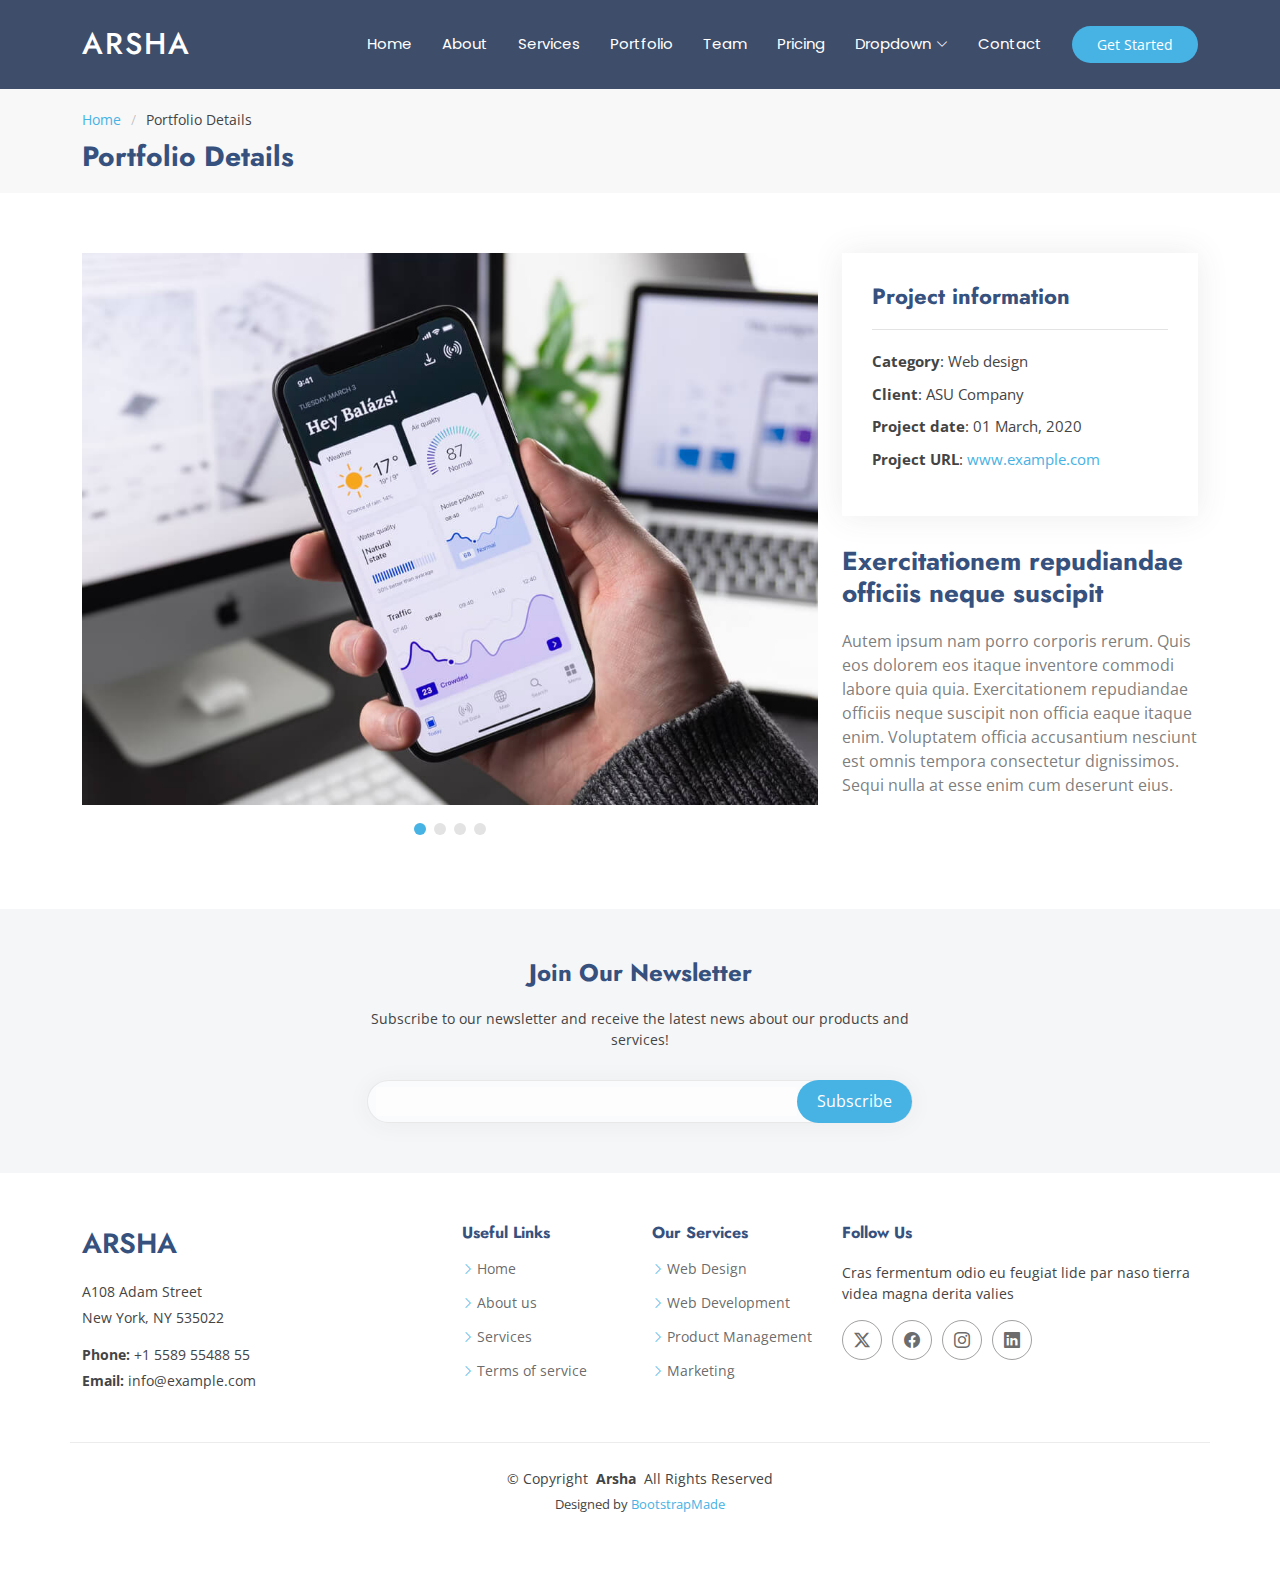
<file: portfolio-details.html>
<!DOCTYPE html>
<html lang="en">

<head>
  <meta charset="utf-8">
  <meta content="width=device-width, initial-scale=1.0" name="viewport">
  <title>Portfolio Details - Arsha Bootstrap Template</title>
  <meta content="" name="description">
  <meta content="" name="keywords">

  <!-- Favicons -->
  <link href="assets/img/favicon.png" rel="icon">
  <link href="assets/img/apple-touch-icon.png" rel="apple-touch-icon">

  <!-- Fonts -->
  <link href="https://fonts.googleapis.com" rel="preconnect">
  <link href="https://fonts.gstatic.com" rel="preconnect" crossorigin>
  <link href="https://fonts.googleapis.com/css2?family=Open+Sans:ital,wght@0,300;0,400;0,500;0,600;0,700;0,800;1,300;1,400;1,500;1,600;1,700;1,800&family=Poppins:ital,wght@0,100;0,200;0,300;0,400;0,500;0,600;0,700;0,800;0,900;1,100;1,200;1,300;1,400;1,500;1,600;1,700;1,800;1,900&family=Jost:ital,wght@0,100;0,200;0,300;0,400;0,500;0,600;0,700;0,800;0,900;1,100;1,200;1,300;1,400;1,500;1,600;1,700;1,800;1,900&display=swap" rel="stylesheet">

  <!-- Vendor CSS Files -->
  <link href="assets/vendor/bootstrap/css/bootstrap.min.css" rel="stylesheet">
  <link href="assets/vendor/bootstrap-icons/bootstrap-icons.css" rel="stylesheet">
  <link href="assets/vendor/aos/aos.css" rel="stylesheet">
  <link href="assets/vendor/glightbox/css/glightbox.min.css" rel="stylesheet">
  <link href="assets/vendor/swiper/swiper-bundle.min.css" rel="stylesheet">

  <!-- Main CSS File -->
  <link href="assets/css/main.css" rel="stylesheet">

  <!-- =======================================================
  * Template Name: Arsha
  * Template URL: https://bootstrapmade.com/arsha-free-bootstrap-html-template-corporate/
  * Updated: Jun 14 2024 with Bootstrap v5.3.3
  * Author: BootstrapMade.com
  * License: https://bootstrapmade.com/license/
  ======================================================== -->
</head>

<body class="portfolio-details-page">

  <header id="header" class="header d-flex align-items-center sticky-top">
    <div class="container-fluid container-xl position-relative d-flex align-items-center">

      <a href="index.html" class="logo d-flex align-items-center me-auto">
        <!-- Uncomment the line below if you also wish to use an image logo -->
        <!-- <img src="assets/img/logo.png" alt=""> -->
        <h1 class="sitename">Arsha</h1>
      </a>

      <nav id="navmenu" class="navmenu">
        <ul>
          <li><a href="#hero">Home</a></li>
          <li><a href="#about">About</a></li>
          <li><a href="#services">Services</a></li>
          <li><a href="#portfolio">Portfolio</a></li>
          <li><a href="#team">Team</a></li>
          <li><a href="#pricing">Pricing</a></li>
          <li class="dropdown"><a href="#"><span>Dropdown</span> <i class="bi bi-chevron-down toggle-dropdown"></i></a>
            <ul>
              <li><a href="#">Dropdown 1</a></li>
              <li class="dropdown"><a href="#"><span>Deep Dropdown</span> <i class="bi bi-chevron-down toggle-dropdown"></i></a>
                <ul>
                  <li><a href="#">Deep Dropdown 1</a></li>
                  <li><a href="#">Deep Dropdown 2</a></li>
                  <li><a href="#">Deep Dropdown 3</a></li>
                  <li><a href="#">Deep Dropdown 4</a></li>
                  <li><a href="#">Deep Dropdown 5</a></li>
                </ul>
              </li>
              <li><a href="#">Dropdown 2</a></li>
              <li><a href="#">Dropdown 3</a></li>
              <li><a href="#">Dropdown 4</a></li>
            </ul>
          </li>
          <li><a href="#contact">Contact</a></li>
        </ul>
        <i class="mobile-nav-toggle d-xl-none bi bi-list"></i>
      </nav>

      <a class="btn-getstarted" href="#about">Get Started</a>

    </div>
  </header>

  <main class="main">

    <!-- Page Title -->
    <div class="page-title" data-aos="fade">
      <div class="container">
        <nav class="breadcrumbs">
          <ol>
            <li><a href="index.html">Home</a></li>
            <li class="current">Portfolio Details</li>
          </ol>
        </nav>
        <h1>Portfolio Details</h1>
      </div>
    </div><!-- End Page Title -->

    <!-- Portfolio Details Section -->
    <section id="portfolio-details" class="portfolio-details section">

      <div class="container" data-aos="fade-up" data-aos-delay="100">

        <div class="row gy-4">

          <div class="col-lg-8">
            <div class="portfolio-details-slider swiper init-swiper">

              <script type="application/json" class="swiper-config">
                {
                  "loop": true,
                  "speed": 600,
                  "autoplay": {
                    "delay": 5000
                  },
                  "slidesPerView": "auto",
                  "pagination": {
                    "el": ".swiper-pagination",
                    "type": "bullets",
                    "clickable": true
                  }
                }
              </script>

              <div class="swiper-wrapper align-items-center">

                <div class="swiper-slide">
                  <img src="assets/img/portfolio/app-1.jpg" alt="">
                </div>

                <div class="swiper-slide">
                  <img src="assets/img/portfolio/product-1.jpg" alt="">
                </div>

                <div class="swiper-slide">
                  <img src="assets/img/portfolio/branding-1.jpg" alt="">
                </div>

                <div class="swiper-slide">
                  <img src="assets/img/portfolio/books-1.jpg" alt="">
                </div>

              </div>
              <div class="swiper-pagination"></div>
            </div>
          </div>

          <div class="col-lg-4">
            <div class="portfolio-info" data-aos="fade-up" data-aos-delay="200">
              <h3>Project information</h3>
              <ul>
                <li><strong>Category</strong>: Web design</li>
                <li><strong>Client</strong>: ASU Company</li>
                <li><strong>Project date</strong>: 01 March, 2020</li>
                <li><strong>Project URL</strong>: <a href="#">www.example.com</a></li>
              </ul>
            </div>
            <div class="portfolio-description" data-aos="fade-up" data-aos-delay="300">
              <h2>Exercitationem repudiandae officiis neque suscipit</h2>
              <p>
                Autem ipsum nam porro corporis rerum. Quis eos dolorem eos itaque inventore commodi labore quia quia. Exercitationem repudiandae officiis neque suscipit non officia eaque itaque enim. Voluptatem officia accusantium nesciunt est omnis tempora consectetur dignissimos. Sequi nulla at esse enim cum deserunt eius.
              </p>
            </div>
          </div>

        </div>

      </div>

    </section><!-- /Portfolio Details Section -->

  </main>

  <footer id="footer" class="footer">

    <div class="footer-newsletter">
      <div class="container">
        <div class="row justify-content-center text-center">
          <div class="col-lg-6">
            <h4>Join Our Newsletter</h4>
            <p>Subscribe to our newsletter and receive the latest news about our products and services!</p>
            <form action="forms/newsletter.php" method="post" class="php-email-form">
              <div class="newsletter-form"><input type="email" name="email"><input type="submit" value="Subscribe"></div>
              <div class="loading">Loading</div>
              <div class="error-message"></div>
              <div class="sent-message">Your subscription request has been sent. Thank you!</div>
            </form>
          </div>
        </div>
      </div>
    </div>

    <div class="container footer-top">
      <div class="row gy-4">
        <div class="col-lg-4 col-md-6 footer-about">
          <a href="index.html" class="d-flex align-items-center">
            <span class="sitename">Arsha</span>
          </a>
          <div class="footer-contact pt-3">
            <p>A108 Adam Street</p>
            <p>New York, NY 535022</p>
            <p class="mt-3"><strong>Phone:</strong> <span>+1 5589 55488 55</span></p>
            <p><strong>Email:</strong> <span>info@example.com</span></p>
          </div>
        </div>

        <div class="col-lg-2 col-md-3 footer-links">
          <h4>Useful Links</h4>
          <ul>
            <li><i class="bi bi-chevron-right"></i> <a href="#">Home</a></li>
            <li><i class="bi bi-chevron-right"></i> <a href="#">About us</a></li>
            <li><i class="bi bi-chevron-right"></i> <a href="#">Services</a></li>
            <li><i class="bi bi-chevron-right"></i> <a href="#">Terms of service</a></li>
          </ul>
        </div>

        <div class="col-lg-2 col-md-3 footer-links">
          <h4>Our Services</h4>
          <ul>
            <li><i class="bi bi-chevron-right"></i> <a href="#">Web Design</a></li>
            <li><i class="bi bi-chevron-right"></i> <a href="#">Web Development</a></li>
            <li><i class="bi bi-chevron-right"></i> <a href="#">Product Management</a></li>
            <li><i class="bi bi-chevron-right"></i> <a href="#">Marketing</a></li>
          </ul>
        </div>

        <div class="col-lg-4 col-md-12">
          <h4>Follow Us</h4>
          <p>Cras fermentum odio eu feugiat lide par naso tierra videa magna derita valies</p>
          <div class="social-links d-flex">
            <a href=""><i class="bi bi-twitter-x"></i></a>
            <a href=""><i class="bi bi-facebook"></i></a>
            <a href=""><i class="bi bi-instagram"></i></a>
            <a href=""><i class="bi bi-linkedin"></i></a>
          </div>
        </div>

      </div>
    </div>

    <div class="container copyright text-center mt-4">
      <p>© <span>Copyright</span> <strong class="px-1 sitename">Arsha</strong> <span>All Rights Reserved</span></p>
      <div class="credits">
        <!-- All the links in the footer should remain intact. -->
        <!-- You can delete the links only if you've purchased the pro version. -->
        <!-- Licensing information: https://bootstrapmade.com/license/ -->
        <!-- Purchase the pro version with working PHP/AJAX contact form: [buy-url] -->
        Designed by <a href="https://bootstrapmade.com/">BootstrapMade</a>
      </div>
    </div>

  </footer>

  <!-- Scroll Top -->
  <a href="#" id="scroll-top" class="scroll-top d-flex align-items-center justify-content-center"><i class="bi bi-arrow-up-short"></i></a>

  <!-- Preloader -->
  <div id="preloader"></div>

  <!-- Vendor JS Files -->
  <script src="assets/vendor/bootstrap/js/bootstrap.bundle.min.js"></script>
  <script src="assets/vendor/php-email-form/validate.js"></script>
  <script src="assets/vendor/aos/aos.js"></script>
  <script src="assets/vendor/glightbox/js/glightbox.min.js"></script>
  <script src="assets/vendor/swiper/swiper-bundle.min.js"></script>
  <script src="assets/vendor/waypoints/noframework.waypoints.js"></script>
  <script src="assets/vendor/imagesloaded/imagesloaded.pkgd.min.js"></script>
  <script src="assets/vendor/isotope-layout/isotope.pkgd.min.js"></script>

  <!-- Main JS File -->
  <script src="assets/js/main.js"></script>

</body>

</html>
</file>
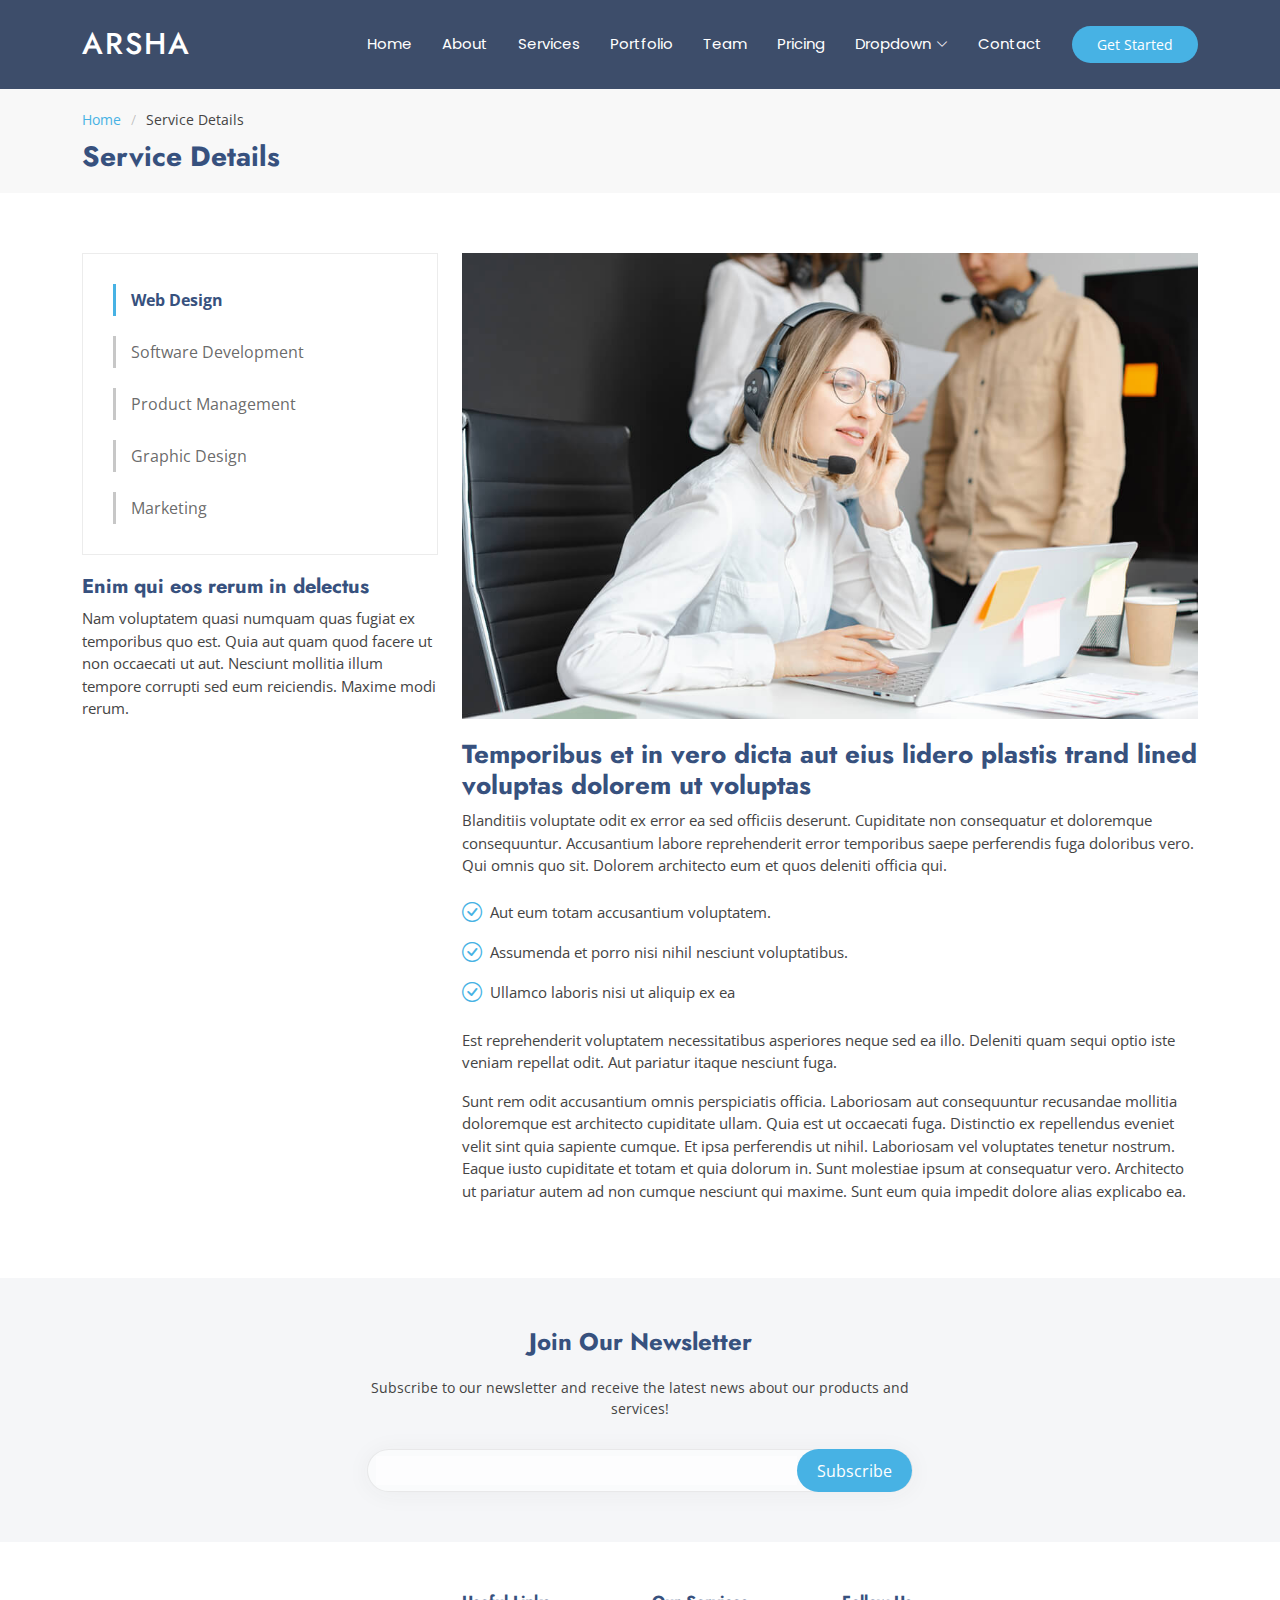
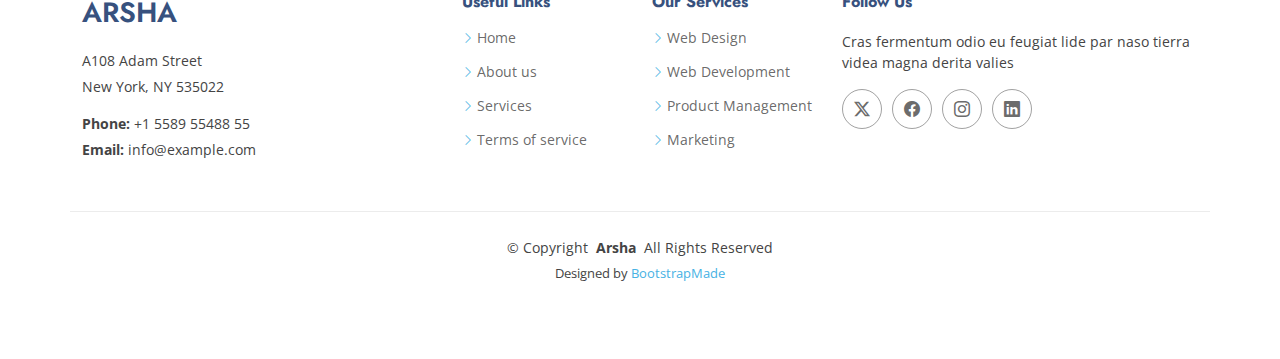
<file: service-details.html>
<!DOCTYPE html>
<html lang="en">

<head>
  <meta charset="utf-8">
  <meta content="width=device-width, initial-scale=1.0" name="viewport">
  <title>Service Details - Arsha Bootstrap Template</title>
  <meta content="" name="description">
  <meta content="" name="keywords">

  <!-- Favicons -->
  <link href="assets/img/favicon.png" rel="icon">
  <link href="assets/img/apple-touch-icon.png" rel="apple-touch-icon">

  <!-- Fonts -->
  <link href="https://fonts.googleapis.com" rel="preconnect">
  <link href="https://fonts.gstatic.com" rel="preconnect" crossorigin>
  <link href="https://fonts.googleapis.com/css2?family=Open+Sans:ital,wght@0,300;0,400;0,500;0,600;0,700;0,800;1,300;1,400;1,500;1,600;1,700;1,800&family=Poppins:ital,wght@0,100;0,200;0,300;0,400;0,500;0,600;0,700;0,800;0,900;1,100;1,200;1,300;1,400;1,500;1,600;1,700;1,800;1,900&family=Jost:ital,wght@0,100;0,200;0,300;0,400;0,500;0,600;0,700;0,800;0,900;1,100;1,200;1,300;1,400;1,500;1,600;1,700;1,800;1,900&display=swap" rel="stylesheet">

  <!-- Vendor CSS Files -->
  <link href="assets/vendor/bootstrap/css/bootstrap.min.css" rel="stylesheet">
  <link href="assets/vendor/bootstrap-icons/bootstrap-icons.css" rel="stylesheet">
  <link href="assets/vendor/aos/aos.css" rel="stylesheet">
  <link href="assets/vendor/glightbox/css/glightbox.min.css" rel="stylesheet">
  <link href="assets/vendor/swiper/swiper-bundle.min.css" rel="stylesheet">

  <!-- Main CSS File -->
  <link href="assets/css/main.css" rel="stylesheet">

  <!-- =======================================================
  * Template Name: Arsha
  * Template URL: https://bootstrapmade.com/arsha-free-bootstrap-html-template-corporate/
  * Updated: Jun 14 2024 with Bootstrap v5.3.3
  * Author: BootstrapMade.com
  * License: https://bootstrapmade.com/license/
  ======================================================== -->
</head>

<body class="service-details-page">

  <header id="header" class="header d-flex align-items-center sticky-top">
    <div class="container-fluid container-xl position-relative d-flex align-items-center">

      <a href="index.html" class="logo d-flex align-items-center me-auto">
        <!-- Uncomment the line below if you also wish to use an image logo -->
        <!-- <img src="assets/img/logo.png" alt=""> -->
        <h1 class="sitename">Arsha</h1>
      </a>

      <nav id="navmenu" class="navmenu">
        <ul>
          <li><a href="#hero">Home</a></li>
          <li><a href="#about">About</a></li>
          <li><a href="#services">Services</a></li>
          <li><a href="#portfolio">Portfolio</a></li>
          <li><a href="#team">Team</a></li>
          <li><a href="#pricing">Pricing</a></li>
          <li class="dropdown"><a href="#"><span>Dropdown</span> <i class="bi bi-chevron-down toggle-dropdown"></i></a>
            <ul>
              <li><a href="#">Dropdown 1</a></li>
              <li class="dropdown"><a href="#"><span>Deep Dropdown</span> <i class="bi bi-chevron-down toggle-dropdown"></i></a>
                <ul>
                  <li><a href="#">Deep Dropdown 1</a></li>
                  <li><a href="#">Deep Dropdown 2</a></li>
                  <li><a href="#">Deep Dropdown 3</a></li>
                  <li><a href="#">Deep Dropdown 4</a></li>
                  <li><a href="#">Deep Dropdown 5</a></li>
                </ul>
              </li>
              <li><a href="#">Dropdown 2</a></li>
              <li><a href="#">Dropdown 3</a></li>
              <li><a href="#">Dropdown 4</a></li>
            </ul>
          </li>
          <li><a href="#contact">Contact</a></li>
        </ul>
        <i class="mobile-nav-toggle d-xl-none bi bi-list"></i>
      </nav>

      <a class="btn-getstarted" href="#about">Get Started</a>

    </div>
  </header>

  <main class="main">

    <!-- Page Title -->
    <div class="page-title" data-aos="fade">
      <div class="container">
        <nav class="breadcrumbs">
          <ol>
            <li><a href="index.html">Home</a></li>
            <li class="current">Service Details</li>
          </ol>
        </nav>
        <h1>Service Details</h1>
      </div>
    </div><!-- End Page Title -->

    <!-- Service Details Section -->
    <section id="service-details" class="service-details section">

      <div class="container">

        <div class="row gy-4">

          <div class="col-lg-4" data-aos="fade-up" data-aos-delay="100">
            <div class="services-list">
              <a href="#" class="active">Web Design</a>
              <a href="#">Software Development</a>
              <a href="#">Product Management</a>
              <a href="#">Graphic Design</a>
              <a href="#">Marketing</a>
            </div>

            <h4>Enim qui eos rerum in delectus</h4>
            <p>Nam voluptatem quasi numquam quas fugiat ex temporibus quo est. Quia aut quam quod facere ut non occaecati ut aut. Nesciunt mollitia illum tempore corrupti sed eum reiciendis. Maxime modi rerum.</p>
          </div>

          <div class="col-lg-8" data-aos="fade-up" data-aos-delay="200">
            <img src="assets/img/services.jpg" alt="" class="img-fluid services-img">
            <h3>Temporibus et in vero dicta aut eius lidero plastis trand lined voluptas dolorem ut voluptas</h3>
            <p>
              Blanditiis voluptate odit ex error ea sed officiis deserunt. Cupiditate non consequatur et doloremque consequuntur. Accusantium labore reprehenderit error temporibus saepe perferendis fuga doloribus vero. Qui omnis quo sit. Dolorem architecto eum et quos deleniti officia qui.
            </p>
            <ul>
              <li><i class="bi bi-check-circle"></i> <span>Aut eum totam accusantium voluptatem.</span></li>
              <li><i class="bi bi-check-circle"></i> <span>Assumenda et porro nisi nihil nesciunt voluptatibus.</span></li>
              <li><i class="bi bi-check-circle"></i> <span>Ullamco laboris nisi ut aliquip ex ea</span></li>
            </ul>
            <p>
              Est reprehenderit voluptatem necessitatibus asperiores neque sed ea illo. Deleniti quam sequi optio iste veniam repellat odit. Aut pariatur itaque nesciunt fuga.
            </p>
            <p>
              Sunt rem odit accusantium omnis perspiciatis officia. Laboriosam aut consequuntur recusandae mollitia doloremque est architecto cupiditate ullam. Quia est ut occaecati fuga. Distinctio ex repellendus eveniet velit sint quia sapiente cumque. Et ipsa perferendis ut nihil. Laboriosam vel voluptates tenetur nostrum. Eaque iusto cupiditate et totam et quia dolorum in. Sunt molestiae ipsum at consequatur vero. Architecto ut pariatur autem ad non cumque nesciunt qui maxime. Sunt eum quia impedit dolore alias explicabo ea.
            </p>
          </div>

        </div>

      </div>

    </section><!-- /Service Details Section -->

  </main>

  <footer id="footer" class="footer">

    <div class="footer-newsletter">
      <div class="container">
        <div class="row justify-content-center text-center">
          <div class="col-lg-6">
            <h4>Join Our Newsletter</h4>
            <p>Subscribe to our newsletter and receive the latest news about our products and services!</p>
            <form action="forms/newsletter.php" method="post" class="php-email-form">
              <div class="newsletter-form"><input type="email" name="email"><input type="submit" value="Subscribe"></div>
              <div class="loading">Loading</div>
              <div class="error-message"></div>
              <div class="sent-message">Your subscription request has been sent. Thank you!</div>
            </form>
          </div>
        </div>
      </div>
    </div>

    <div class="container footer-top">
      <div class="row gy-4">
        <div class="col-lg-4 col-md-6 footer-about">
          <a href="index.html" class="d-flex align-items-center">
            <span class="sitename">Arsha</span>
          </a>
          <div class="footer-contact pt-3">
            <p>A108 Adam Street</p>
            <p>New York, NY 535022</p>
            <p class="mt-3"><strong>Phone:</strong> <span>+1 5589 55488 55</span></p>
            <p><strong>Email:</strong> <span>info@example.com</span></p>
          </div>
        </div>

        <div class="col-lg-2 col-md-3 footer-links">
          <h4>Useful Links</h4>
          <ul>
            <li><i class="bi bi-chevron-right"></i> <a href="#">Home</a></li>
            <li><i class="bi bi-chevron-right"></i> <a href="#">About us</a></li>
            <li><i class="bi bi-chevron-right"></i> <a href="#">Services</a></li>
            <li><i class="bi bi-chevron-right"></i> <a href="#">Terms of service</a></li>
          </ul>
        </div>

        <div class="col-lg-2 col-md-3 footer-links">
          <h4>Our Services</h4>
          <ul>
            <li><i class="bi bi-chevron-right"></i> <a href="#">Web Design</a></li>
            <li><i class="bi bi-chevron-right"></i> <a href="#">Web Development</a></li>
            <li><i class="bi bi-chevron-right"></i> <a href="#">Product Management</a></li>
            <li><i class="bi bi-chevron-right"></i> <a href="#">Marketing</a></li>
          </ul>
        </div>

        <div class="col-lg-4 col-md-12">
          <h4>Follow Us</h4>
          <p>Cras fermentum odio eu feugiat lide par naso tierra videa magna derita valies</p>
          <div class="social-links d-flex">
            <a href=""><i class="bi bi-twitter-x"></i></a>
            <a href=""><i class="bi bi-facebook"></i></a>
            <a href=""><i class="bi bi-instagram"></i></a>
            <a href=""><i class="bi bi-linkedin"></i></a>
          </div>
        </div>

      </div>
    </div>

    <div class="container copyright text-center mt-4">
      <p>© <span>Copyright</span> <strong class="px-1 sitename">Arsha</strong> <span>All Rights Reserved</span></p>
      <div class="credits">
        <!-- All the links in the footer should remain intact. -->
        <!-- You can delete the links only if you've purchased the pro version. -->
        <!-- Licensing information: https://bootstrapmade.com/license/ -->
        <!-- Purchase the pro version with working PHP/AJAX contact form: [buy-url] -->
        Designed by <a href="https://bootstrapmade.com/">BootstrapMade</a>
      </div>
    </div>

  </footer>

  <!-- Scroll Top -->
  <a href="#" id="scroll-top" class="scroll-top d-flex align-items-center justify-content-center"><i class="bi bi-arrow-up-short"></i></a>

  <!-- Preloader -->
  <div id="preloader"></div>

  <!-- Vendor JS Files -->
  <script src="assets/vendor/bootstrap/js/bootstrap.bundle.min.js"></script>
  <script src="assets/vendor/php-email-form/validate.js"></script>
  <script src="assets/vendor/aos/aos.js"></script>
  <script src="assets/vendor/glightbox/js/glightbox.min.js"></script>
  <script src="assets/vendor/swiper/swiper-bundle.min.js"></script>
  <script src="assets/vendor/waypoints/noframework.waypoints.js"></script>
  <script src="assets/vendor/imagesloaded/imagesloaded.pkgd.min.js"></script>
  <script src="assets/vendor/isotope-layout/isotope.pkgd.min.js"></script>

  <!-- Main JS File -->
  <script src="assets/js/main.js"></script>

</body>

</html>
</file>
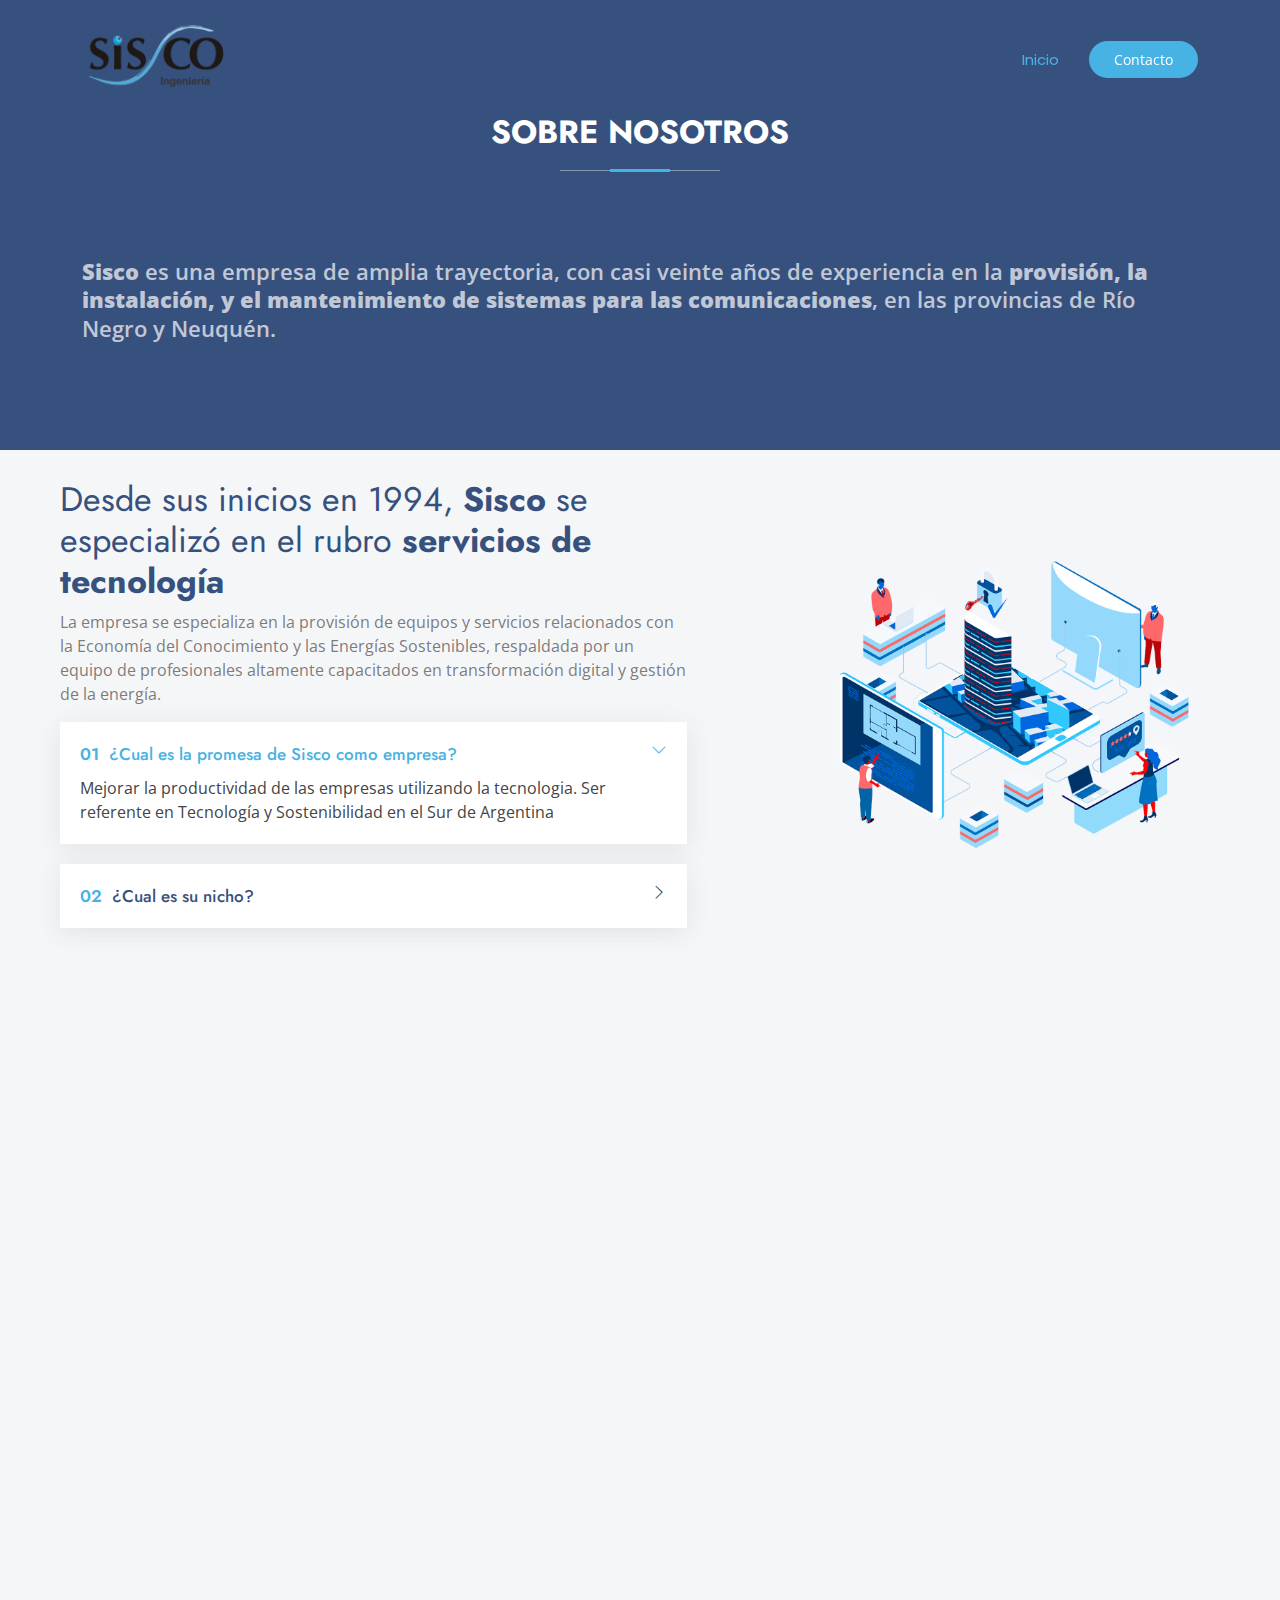
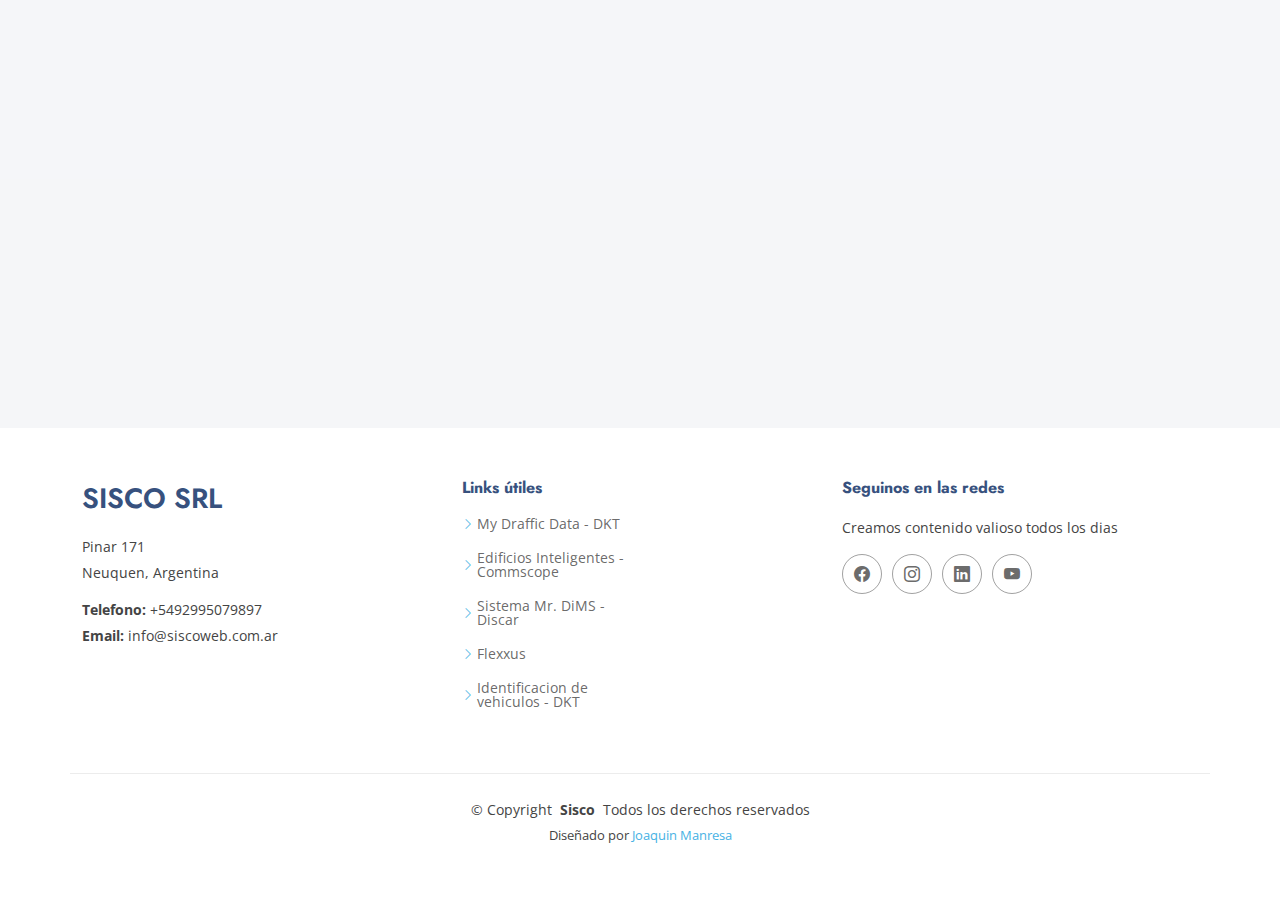
<file: sobreNosotros.html>
<!DOCTYPE html>
<html lang="en">

<head>
  <meta charset="utf-8">
  <meta content="width=device-width, initial-scale=1.0" name="viewport">
  <title>Sisco - Inicio</title>
  <meta content="" name="description">
  <meta content="" name="keywords">

  <!-- Favicons -->
  <link href="assets/img/logoWeb.png" rel="icon">
  <link href="assets/img/logoWeb.png" rel="apple-touch-icon">

  <!-- Fonts -->
  <link href="https://fonts.googleapis.com" rel="preconnect">
  <link href="https://fonts.gstatic.com" rel="preconnect" crossorigin>
  <link href="https://fonts.googleapis.com/css2?family=Open+Sans:ital,wght@0,300;0,400;0,500;0,600;0,700;0,800;1,300;1,400;1,500;1,600;1,700;1,800&family=Poppins:ital,wght@0,100;0,200;0,300;0,400;0,500;0,600;0,700;0,800;0,900;1,100;1,200;1,300;1,400;1,500;1,600;1,700;1,800;1,900&family=Jost:ital,wght@0,100;0,200;0,300;0,400;0,500;0,600;0,700;0,800;0,900;1,100;1,200;1,300;1,400;1,500;1,600;1,700;1,800;1,900&display=swap" rel="stylesheet">

  <!-- Vendor CSS Files -->
  <link href="assets/vendor/bootstrap/css/bootstrap.min.css" rel="stylesheet">
  <link href="assets/vendor/bootstrap-icons/bootstrap-icons.css" rel="stylesheet">
  <link href="assets/vendor/aos/aos.css" rel="stylesheet">
  <link href="assets/vendor/glightbox/css/glightbox.min.css" rel="stylesheet">
  <link href="assets/vendor/swiper/swiper-bundle.min.css" rel="stylesheet">

  <!-- Main CSS File -->
  <link href="assets/css/main.css" rel="stylesheet">

  <!-- =======================================================
  * Template Name: Arsha
  * Template URL: https://bootstrapmade.com/arsha-free-bootstrap-html-template-corporate/
  * Updated: Jun 14 2024 with Bootstrap v5.3.3
  * Author: BootstrapMade.com
  * License: https://bootstrapmade.com/license/
  ======================================================== -->
</head>

<body class="index-page">

  <header id="header" class="header d-flex align-items-center fixed-top">
    <div class="container-fluid container-xl position-relative d-flex align-items-center">

      <a href="index.html" class="logo d-flex align-items-center me-auto">
        <!-- Uncomment the line below if you also wish to use an image logo -->
        <img src="assets/img/logoTrans.png" alt="">
        <!-- <h1 class="sitename">Arsha</h1> -->
      </a>

      <nav id="navmenu" class="navmenu">
        <ul>
          <li><a href="./index.html" class="active">Inicio</a></li>
          <!-- <li><a href="#about">Sobre Nosotros</a></li> -->
          <!-- <li><a href="#services">Servicio</a></li> -->
          <!-- <li><a href="#portfolio">Portfolio</a></li> -->
          <!-- <li><a href="#team">Equipo</a></li> -->
          <!-- <li><a href="#pricing">Pricing</a></li> -->
          <!-- <li class="dropdown"><a href="#"><span>Dropdown</span> <i class="bi bi-chevron-down toggle-dropdown"></i></a>
            <ul>
              <li><a href="#">Dropdown 1</a></li>
              <li class="dropdown"><a href="#"><span>Deep Dropdown</span> <i class="bi bi-chevron-down toggle-dropdown"></i></a>
                <ul>
                  <li><a href="#">Deep Dropdown 1</a></li>
                  <li><a href="#">Deep Dropdown 2</a></li>
                  <li><a href="#">Deep Dropdown 3</a></li>
                  <li><a href="#">Deep Dropdown 4</a></li>
                  <li><a href="#">Deep Dropdown 5</a></li>
                </ul>
              </li>
              <li><a href="#">Dropdown 2</a></li>
              <li><a href="#">Dropdown 3</a></li>
              <li><a href="#">Dropdown 4</a></li>
            </ul>
          </li> -->
          <!-- <li><a href="#contact">Contacto</a></li> -->
        </ul>
        <i class="mobile-nav-toggle d-xl-none bi bi-list"></i>
      </nav>

      <!-- <a class="btn-getstarted" href="#about">Get Started</a> -->
      <a class="btn-getstarted" href="./index.html#contact">Contacto</a>

    </div>
  </header>

  <main class="main">

    <!-- Hero Section -->
    <section id="hero" class="hero2 section">

      <div class="container">
        <div class="row gy-4">

            <!-- Section Title -->
            <div class="container section-title" data-aos="fade-up">
                <h2>Sobre Nosotros</h2>
            </div><!-- End Section Title -->

            <div class="container">

                <div class="row gy-4">

                <div class="col-lg-12 content" data-aos="fade-up" data-aos-delay="100">
                    <p>
                    <strong>Sisco</strong> es una empresa de amplia trayectoria, con casi veinte años de experiencia en la <strong>provisión, la instalación, y el mantenimiento de sistemas para las comunicaciones</strong>, en las provincias de Río Negro y Neuquén.
                    </p>
                    <ul>
                    <!-- <li><i class="bi bi-check2-circle"></i> <span>Promesa: Mejorar la productividad de las empresas utilizando la tecnologia. 
                    </span></li>
                    <li><i class="bi bi-check2-circle"></i> <span>Nicho: Trabajamos con empresas de todo el alto valle de rio negro y neuquen.</span></li>
                    <li><i class="bi bi-check2-circle"></i> <span>Proveedor Certificado por TELEFÓNICA DE ARGENTINA</span></li>
                    <li><i class="bi bi-check2-circle"></i> <span>Agente Técnico Fiscal EPSON</span></li>
                    <li><i class="bi bi-check2-circle"></i> <span>Partner Autorizado AXIS</span></li>
                    <li><i class="bi bi-check2-circle"></i> <span>Acreditado Furukawa</span></li> -->
                    </ul>
                </div>

                <!-- <div class="col-lg-6" data-aos="fade-up" data-aos-delay="200">
                    <p>Gracias al compromiso con la excelencia, la profesionalidad y la capacitación constante, podemos ofrecer hoy un servicio altamente calificado en Obras y Proyectos en Tecnologías para la Información y la Comunicación. A partir de 2006 nos transformamos en <strong>SISCO SRL</strong>, para poder seguir brindando “El mejor soporte para los mejores productos”. </p>
                    <a href="" class="read-more"><span>Leer mas</span><i class="bi bi-arrow-right"></i></a>
                </div> -->

                </div>

            </div>

        </div>
      </div>

    </section><!-- /Hero Section -->

    <!-- Why Us Section -->
    <section id="why-us" class="section why-us" data-builder="section">

      <div class="container-fluid">

        <div class="row gy-4">

          <div class="col-lg-7 d-flex flex-column justify-content-center order-2 order-lg-1">

            <div class="content px-xl-5" data-aos="fade-up" data-aos-delay="100">
              <h3><span>Desde sus inicios en 1994, </span><strong>Sisco</strong><span> se especializó en el rubro </span><strong>servicios de tecnología</strong></h3>
              <p>
                La empresa se especializa en la provisión de equipos y servicios relacionados con la Economía del Conocimiento y las Energías Sostenibles, respaldada por un equipo de profesionales altamente capacitados en transformación digital y gestión de la energía.
              </p>
            </div>

            <div class="faq-container px-xl-5" data-aos="fade-up" data-aos-delay="200">

              <div class="faq-item faq-active">

                <h3><span>01</span> ¿Cual es la promesa de Sisco como empresa?</h3>
                <div class="faq-content">
                  <p>Mejorar la productividad de las empresas utilizando la tecnologia. Ser referente en Tecnología y Sostenibilidad en el Sur de Argentina </p>
                </div>
                <i class="faq-toggle bi bi-chevron-right"></i>
              </div>

              <div class="faq-item">
                <h3><span>02</span> ¿Cual es su nicho?</h3>
                <div class="faq-content">
                  <p>Trabajamos con empresas de todo el alto valle de rio negro y neuquen. Sus principales clientes incluyen empresas del sector Oil&Gas (2º y 3er anillo), pymes industriales y comerciales, así como entidades del sector público a nivel estatal y municipal.</p>
                </div>
                <i class="faq-toggle bi bi-chevron-right"></i>
              </div>

              <!-- <div class="faq-item">
                <h3><span>03</span> Dolor sit amet consectetur adipiscing elit pellentesque?</h3>
                <div class="faq-content">
                  <p>Eleifend mi in nulla posuere sollicitudin aliquam ultrices sagittis orci. Faucibus pulvinar elementum integer enim. Sem nulla pharetra diam sit amet nisl suscipit. Rutrum tellus pellentesque eu tincidunt. Lectus urna duis convallis convallis tellus. Urna molestie at elementum eu facilisis sed odio morbi quis</p>
                </div>
                <i class="faq-toggle bi bi-chevron-right"></i>
              </div> -->

            </div>

          </div>

          <div class="col-lg-5 order-1 order-lg-2 why-us-img">
            <img src="assets/img/why-us.png" class="img-fluid" alt="" data-aos="zoom-in" data-aos-delay="100">
          </div>
        </div>

      </div>

    </section>
    <!-- /Why Us Section -->

<!-- Services Section -->
<section id="services" class="services section">

  <!-- Section Title -->
  <div class="container section-title" data-aos="fade-up">
    <h2>Certificados</h2>
    <p>Descripcion</p>
  </div><!-- End Section Title -->

  <div class="container">
    <div class="row gy-4 justify-content-center">
      <div class="col-xl-3 col-md-6 d-flex" data-aos="fade-up" data-aos-delay="100">
        <div class="service-item position-relative">
          <div class="icon"><i class="bi bi-file-pdf"></i></div>
          <h4><a href="./assets/pdf/r1-Certificado765.pdf" download="r1-Certificado765-Sisco.pdf" class="stretched-link">LEY 3338</a></h4>
          <p>Fortalecimiento y desarrollo de la cadena de calor Neuquina. Proovedor Neuquino. </p>
        </div>
      </div>

      <div class="col-xl-3 col-md-6 d-flex" data-aos="fade-up" data-aos-delay="100">
        <div class="service-item position-relative">
          <!-- <div class="icon"><i class="bi bi-file-pdf"></i></div> -->
           <img src="./assets/img/iso9001.jpg" style="width: 30%; margin-bottom: 10px;" alt="">
          <h4><a href="./assets/pdf/r1-Certificado765.pdf" class="stretched-link">ISO 9001</a></h4>
          <p>Certificado Producto Neuquino</p>
        </div>
      </div>

      <div class="col-xl-3 col-md-6 d-flex" data-aos="fade-up" data-aos-delay="100">
        <div class="service-item position-relative">
          <div class="icon"><i class="bi bi-file-pdf"></i></div>
          <h4><a href="./assets/pdf/r1-Certificado765.pdf" class="stretched-link">Ley Nº 2684</a></h4>
          <p>Descripcion o alcance del certificado.</p>
        </div>
      </div>

      <!-- <div class="col-xl-3 col-md-6 d-flex" data-aos="fade-up" data-aos-delay="100">
        <div class="service-item position-relative">
          <div class="icon"><i class="bi bi-file-pdf"></i></div>
          <h4><a href="./assets/pdf/r1-Certificado765.pdf" download="r1-Certificado765-Sisco.pdf" class="stretched-link">Cert 4</a></h4>
          <p>Descripcion o alcance del certificado.</p>
        </div>
      </div>  -->
      
    </div>
  </div>

  <!-- Section Title -->
  <div class="container section-title" data-aos="fade-up">
    <br><br>
    <h2>Partners</h2>
    <p>Nuestros socios comerciales</p>
  </div><!-- End Section Title -->

  <div class="container">
    <div class="row gy-4">
      <div class="col-xl-3 col-md-6 d-flex" data-aos="fade-up" data-aos-delay="100">
        <div class="partner-item position-relative">
          <img src="./assets/img/partners/commscope.png" alt="" class="img-fluid">
          <h4><a>Commscope</a></h4>
          <p>El presente se reune con el futuro.</p>
        </div>
      </div>

      <div class="col-xl-3 col-md-6 d-flex" data-aos="fade-up" data-aos-delay="100">
        <div class="partner-item position-relative">
          <img src="./assets/img/partners/discar.png" alt="" class="img-fluid">
          <h4><a>Discar</a></h4>
          <p>La línea más completa de Smart Meters.</p>
        </div>
      </div>

      <div class="col-xl-3 col-md-6 d-flex" data-aos="fade-up" data-aos-delay="100">
        <div class="partner-item position-relative">
          <img src="./assets/img/partners/dkt.png" alt="" class="img-fluid">
          <h4><a>DKT</a></h4>
          <p>Marcas y Networking.</p>
        </div>
      </div>

      <div class="col-xl-3 col-md-6 d-flex" data-aos="fade-up" data-aos-delay="100">
        <div class="partner-item position-relative">
          <img src="./assets/img/partners/flexxus.png" alt="" class="img-fluid">
          <h4><a>Flexxus</a></h4>
          <p>Software de Gestion ERP mas elegido.</p>
        </div>
      </div>
    </div>
  </div>

</section><!-- /Services Section -->


    <!-- Pricing Section -->
    <!-- <section id="pricing" class="pricing section">

      <div class="container section-title" data-aos="fade-up">
        <h2>Qué Ofrecemos</h2>
        <p>Servicios personalizados y de alta calidad para impulsar tu negocio.</p>
      </div>
    
      <div class="container">
    
        <div class="row gy-3">
    
          <div class="col-lg-4" data-aos="zoom-in" data-aos-delay="100">
            <div class="pricing-item">
              <h3>Gestión y Control de Energía</h3>
              <ul>
                <li><i class="bi bi-check"></i> <span>Sistema Integral de Gestión de la Energía Eléctrica: Mr Dims.</span></li>
                <li><i class="bi bi-check"></i> <span>Electrónica de potencia: Estabilizadores y UPS On Line.</span></li>
              </ul>
              <a href="#" class="buy-btn">Ver más</a>
            </div>
          </div>
    
          <div class="col-lg-4" data-aos="zoom-in" data-aos-delay="200">
            <div class="pricing-item featured">
              <h3>Comunicaciones y Telefonía</h3>
              <ul>
                <li><i class="bi bi-check"></i> <span>Servidores de Comunicaciones unificadas y centrales telefónicas.</span></li>
                <li><i class="bi bi-check"></i> <span>Telefonía IP y Digital, Equipos para Internet y Enlaces de datos.</span></li>
                <li><i class="bi bi-check"></i> <span>Equipamiento Informático y de Comunicaciones.</span></li>
              </ul>
              <a href="#" class="buy-btn">Ver más</a>
            </div>
          </div>
    
          <div class="col-lg-4" data-aos="zoom-in" data-aos-delay="300">
            <div class="pricing-item">
              <h3>Seguridad y Vigilancia</h3>
              <ul>
                <li><i class="bi bi-check"></i> <span>Control de Acceso y Asistencia Biométricos: Relojes, cerraduras y barreras.</span></li>
                <li><i class="bi bi-check"></i> <span>Video Vigilancia y seguridad IP y CCTV: Cámaras y Servidores de Video.</span></li>
                <li><i class="bi bi-check"></i> <span>Centrales de alarma, incendio y seguridad; domiciliarias, comercios e industrias.</span></li>
              </ul>
              <a href="#" class="buy-btn">Ver más</a>
            </div>
          </div>
    
        </div>
    
        <br>
    
        <div class="row justify-content-center gy-4">
    
          <div class="col-lg-4" data-aos="zoom-in" data-aos-delay="200">
            <div class="pricing-item featured">
              <h3>Infraestructura y Cableados</h3>
              <ul>
                <li><i class="bi bi-check"></i> <span>Equipos y materiales para infraestructura y Cableados estructurados.</span></li>
                <li><i class="bi bi-check"></i> <span>Internet: Control de Acceso, Seguridad, Calidad de Servicio, VPN, Wireless.</span></li>
              </ul>
              <a href="#" class="buy-btn">Ver más</a>
            </div>
          </div>
    
          <div class="col-lg-4" data-aos="zoom-in" data-aos-delay="300">
            <div class="pricing-item">
              <h3>Software y Soluciones Tecnológicas</h3>
              <ul>
                <li><i class="bi bi-check"></i> <span>Provisión de Software: ERP, Recursos Humanos, Gestión y GIS.</span></li>
                <li><i class="bi bi-check"></i> <span>Impresoras fiscales y Software para puntos de venta.</span></li>
              </ul>
              <a href="#" class="buy-btn">Ver más</a>
            </div>
          </div>
    
        </div>
    
      </div>
    
    </section> -->
    
    
    <!-- /Pricing Section -->

    <!-- Portfolio Section -->
    <!-- <section id="portfolio" class="portfolio section">

      <div class="container section-title" data-aos="fade-up">
        <h2>Nuestro Canal</h2>
        <p>Disfruta de contenido exclusivo sobre tecnología, memes y novedades de la empresa.</p>
      </div>

      <div class="container">

        <div class="isotope-layout" data-default-filter="*" data-layout="masonry" data-sort="original-order">

          <ul class="portfolio-filters isotope-filters" data-aos="fade-up" data-aos-delay="100">
            <li data-filter="*" class="filter-active">Energias Renovables</li>
            <li data-filter=".filter-app">Actualidad</li>
            <li data-filter=".filter-product">Seguridad</li>
            <li data-filter=".filter-branding">IoT</li>
          </ul>

          <div class="row gy-4 isotope-container" data-aos="fade-up" data-aos-delay="200">

            <div class="col-lg-4 col-md-6 portfolio-item isotope-item filter-app">
                <iframe width="460" height="235" src="https://www.youtube.com/embed/73qKyb0b310?si=tczPighy-nzxtHCP" title="YouTube video player" frameborder="0" allow="accelerometer; autoplay; clipboard-write; encrypted-media; gyroscope; picture-in-picture; web-share" referrerpolicy="strict-origin-when-cross-origin" allowfullscreen></iframe>
            </div>

            <div class="col-lg-4 col-md-6 portfolio-item isotope-item filter-product">
                <iframe width="460" height="235" src="https://www.youtube.com/embed/UzrTlZOpNKM?si=bKL7-QXIDfKB01Wl" title="YouTube video player" frameborder="0" allow="accelerometer; autoplay; clipboard-write; encrypted-media; gyroscope; picture-in-picture; web-share" referrerpolicy="strict-origin-when-cross-origin" allowfullscreen></iframe>
            </div>

            <div class="col-lg-4 col-md-6 portfolio-item isotope-item filter-branding">
                <iframe width="460" height="235" src="https://www.youtube.com/embed/zWt8vspFF1A?si=GfxORkVEoDr8-khc" title="YouTube video player" frameborder="0" allow="accelerometer; autoplay; clipboard-write; encrypted-media; gyroscope; picture-in-picture; web-share" referrerpolicy="strict-origin-when-cross-origin" allowfullscreen></iframe>
            </div>

            <div class="col-lg-4 col-md-6 portfolio-item isotope-item filter-app">
                <iframe width="460" height="235" src="https://www.youtube.com/embed/Qg9L9GI2_CY?si=rSVrKntxc_eotq23" title="YouTube video player" frameborder="0" allow="accelerometer; autoplay; clipboard-write; encrypted-media; gyroscope; picture-in-picture; web-share" referrerpolicy="strict-origin-when-cross-origin" allowfullscreen></iframe>
            </div>

            <div class="col-lg-4 col-md-6 portfolio-item isotope-item filter-product">
                <iframe width="460" height="235" src="https://www.youtube.com/embed/t3WmFDRHpJY?si=QaxKshJ7UNCzQo6V" title="YouTube video player" frameborder="0" allow="accelerometer; autoplay; clipboard-write; encrypted-media; gyroscope; picture-in-picture; web-share" referrerpolicy="strict-origin-when-cross-origin" allowfullscreen></iframe>
            </div>

            <div class="col-lg-4 col-md-6 portfolio-item isotope-item filter-branding">
                <iframe width="460" height="235" src="https://www.youtube.com/embed/80tkGRCG6GU?si=knsbaFRKOED9zM5_" title="YouTube video player" frameborder="0" allow="accelerometer; autoplay; clipboard-write; encrypted-media; gyroscope; picture-in-picture; web-share" referrerpolicy="strict-origin-when-cross-origin" allowfullscreen></iframe>
            </div>
          </div>

        </div>

      </div>

    </section> -->
    <!-- /Portfolio Section -->


  </main>

  <footer id="footer" class="footer">

    <!-- <div class="footer-newsletter">
      <div class="container">
        <div class="row justify-content-center text-center">
          <div class="col-lg-6">
            <h4>Unite a nuestra Newsletter</h4>
            <p>Subscribe to our newsletter and receive the latest news about our products and services!</p>
            <form action="forms/newsletter.php" method="post" class="php-email-form">
              <div class="newsletter-form"><input type="email" name="email"><input type="submit" value="Suscribir"></div>
              <div class="loading">Cargando</div>
              <div class="error-message"></div>
              <div class="sent-message">Your subscription request has been sent. Thank you!</div>
            </form>
          </div>
        </div>
      </div>
    </div> -->

    <div class="container footer-top">
      <div class="row gy-4">
        <div class="col-lg-4 col-md-6 footer-about">
          <a href="index.html" class="d-flex align-items-center">
            <span class="sitename">Sisco SRL</span>
          </a>
          <div class="footer-contact pt-3">
            <p>Pinar 171</p>
            <p>Neuquen, Argentina</p>
            <p class="mt-3"><strong>Telefono:</strong> <span>+5492995079897</span></p>
            <p><strong>Email:</strong> <span>info@siscoweb.com.ar</span></p>
          </div>
        </div>

        <div class="col-lg-2 col-md-3 footer-links">
          <h4>Links útiles</h4>
          <ul>
            <li><i class="bi bi-chevron-right"></i> <a href="https://www.datacollect.com/en/mobility-data-analysis/mytrafficdata/">My Draffic Data - DKT</a></li>
            <li><i class="bi bi-chevron-right"></i> <a href="https://es.commscope.com/solutions/enterprise-networks/smart-buildings/">Edificios Inteligentes - Commscope</a></li>
            <li><i class="bi bi-chevron-right"></i> <a href="https://www.discar.com/?page_id=127">Sistema Mr. DiMS - Discar</a></li>
            <li><i class="bi bi-chevron-right"></i> <a href="https://flexxus.com.ar/">Flexxus</a></li>
            <li><i class="bi bi-chevron-right"></i> <a href="https://www.dkt-international.com/es/identificacion-de-vehiculos/">Identificacion de vehiculos - DKT</a></li>
            <!-- <li><i class="bi bi-chevron-right"></i> <a href="#">Terms of service</a></li> -->
          </ul>
        </div>

        <div class="col-lg-2 col-md-3 footer-links">
          <!-- <h4>Nuestros Servicios</h4>
          <ul>
            <li><i class="bi bi-chevron-right"></i> <a href="#">Web Design</a></li>
            <li><i class="bi bi-chevron-right"></i> <a href="#">Web Development</a></li>
            <li><i class="bi bi-chevron-right"></i> <a href="#">Product Management</a></li>
            <li><i class="bi bi-chevron-right"></i> <a href="#">Marketing</a></li>
          </ul> -->
        </div>

        <div class="col-lg-4 col-md-12">
          <h4>Seguinos en las redes</h4>
          <p>Creamos contenido valioso todos los dias</p>
          <div class="social-links d-flex">
            <!-- <a href=""><i class="bi bi-twitter-x"></i></a> -->
            <a href="https://www.facebook.com/siscowebEE/?locale=es_LA"><i class="bi bi-facebook"></i></a>
            <a href="https://www.instagram.com/siscowebok/"><i class="bi bi-instagram"></i></a>
            <a href="https://www.linkedin.com/company/sisco-srl/?originalSubdomain=ar"><i class="bi bi-linkedin"></i></a>
            <a href="https://www.youtube.com/@siscowebok"><i class="bi bi-youtube"></i></a>
          </div>
        </div>

      </div>
    </div>

    <div class="container copyright text-center mt-4">
      <p>© <span>Copyright</span> <strong class="px-1 sitename">Sisco</strong> <span>Todos los derechos reservados</span></p>
      <div class="credits">
        <!-- All the links in the footer should remain intact. -->
        <!-- You can delete the links only if you've purchased the pro version. -->
        <!-- Licensing information: https://bootstrapmade.com/license/ -->
        <!-- Purchase the pro version with working PHP/AJAX contact form: [buy-url] -->
        Diseñado por <a href="https://bootstrapmade.com/">Joaquin Manresa</a>
      </div>
    </div>

  </footer>

  <!-- Scroll Top -->
  <a href="#" id="scroll-top" class="scroll-top d-flex align-items-center justify-content-center"><i class="bi bi-arrow-up-short"></i></a>

  <!-- Preloader -->
  <div id="preloader"></div>

  <!-- Vendor JS Files -->
  <script src="assets/vendor/bootstrap/js/bootstrap.bundle.min.js"></script>
  <script src="assets/vendor/php-email-form/validate.js"></script>
  <script src="assets/vendor/aos/aos.js"></script>
  <script src="assets/vendor/glightbox/js/glightbox.min.js"></script>
  <script src="assets/vendor/swiper/swiper-bundle.min.js"></script>
  <script src="assets/vendor/waypoints/noframework.waypoints.js"></script>
  <script src="assets/vendor/imagesloaded/imagesloaded.pkgd.min.js"></script>
  <script src="assets/vendor/isotope-layout/isotope.pkgd.min.js"></script>

  <!-- Main JS File -->
  <script src="assets/js/main.js"></script>

  <script src="https://cdn.emailjs.com/dist/email.min.js"></script>
  <script>
    (function() {
      emailjs.init('Uh5XJsucv_NSspUO6');
    })();
  </script>
    <script src="contact.js"></script>


</body>

</html>
</file>
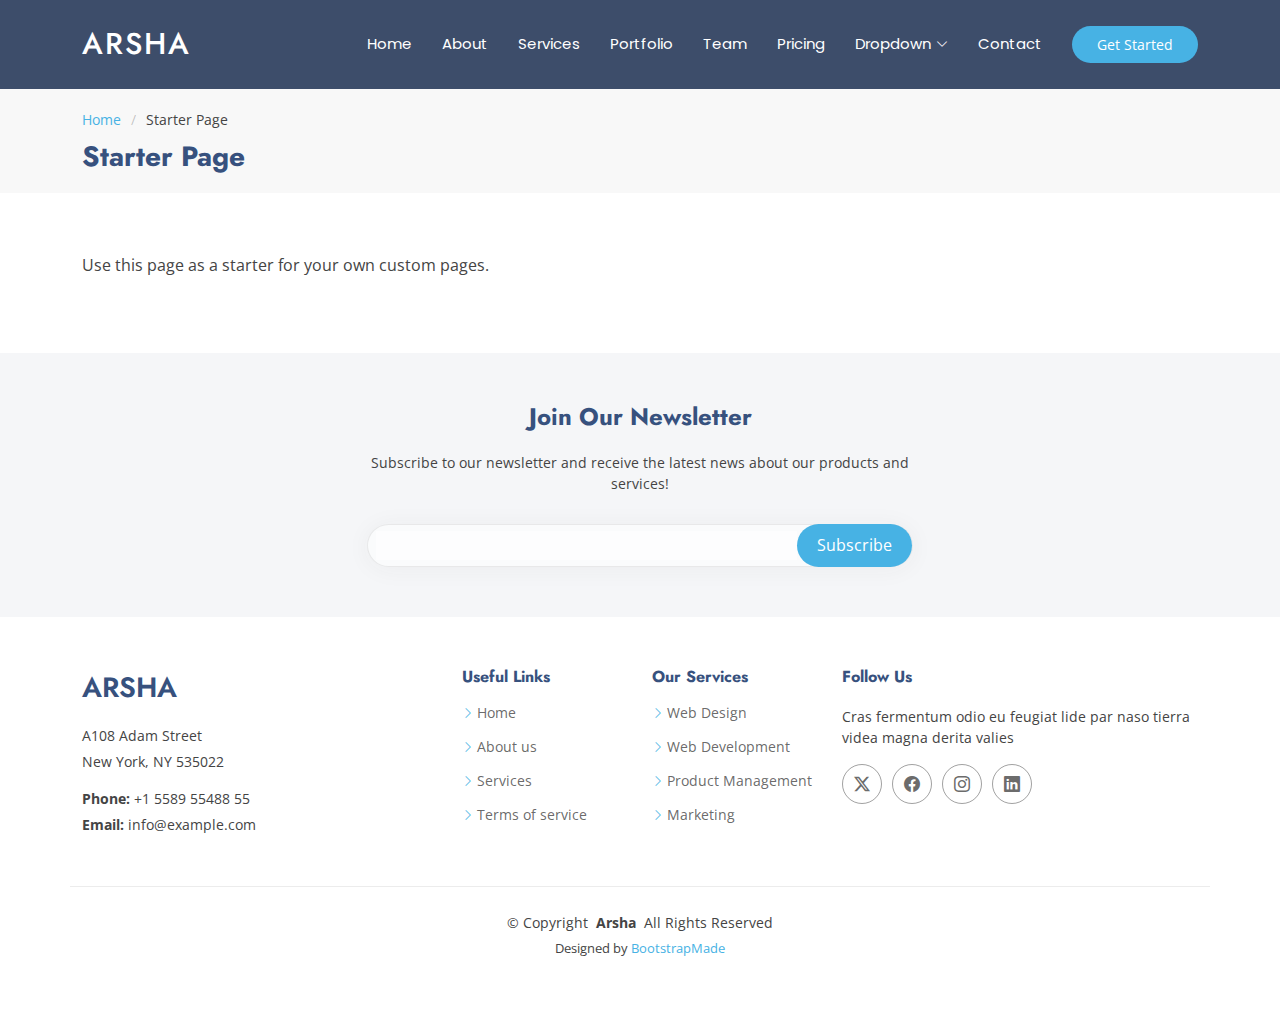
<file: starter-page.html>
<!DOCTYPE html>
<html lang="en">

<head>
  <meta charset="utf-8">
  <meta content="width=device-width, initial-scale=1.0" name="viewport">
  <title>Starter Page - Arsha Bootstrap Template</title>
  <meta content="" name="description">
  <meta content="" name="keywords">

  <!-- Favicons -->
  <link href="assets/img/favicon.png" rel="icon">
  <link href="assets/img/apple-touch-icon.png" rel="apple-touch-icon">

  <!-- Fonts -->
  <link href="https://fonts.googleapis.com" rel="preconnect">
  <link href="https://fonts.gstatic.com" rel="preconnect" crossorigin>
  <link href="https://fonts.googleapis.com/css2?family=Open+Sans:ital,wght@0,300;0,400;0,500;0,600;0,700;0,800;1,300;1,400;1,500;1,600;1,700;1,800&family=Poppins:ital,wght@0,100;0,200;0,300;0,400;0,500;0,600;0,700;0,800;0,900;1,100;1,200;1,300;1,400;1,500;1,600;1,700;1,800;1,900&family=Jost:ital,wght@0,100;0,200;0,300;0,400;0,500;0,600;0,700;0,800;0,900;1,100;1,200;1,300;1,400;1,500;1,600;1,700;1,800;1,900&display=swap" rel="stylesheet">

  <!-- Vendor CSS Files -->
  <link href="assets/vendor/bootstrap/css/bootstrap.min.css" rel="stylesheet">
  <link href="assets/vendor/bootstrap-icons/bootstrap-icons.css" rel="stylesheet">
  <link href="assets/vendor/aos/aos.css" rel="stylesheet">
  <link href="assets/vendor/glightbox/css/glightbox.min.css" rel="stylesheet">
  <link href="assets/vendor/swiper/swiper-bundle.min.css" rel="stylesheet">

  <!-- Main CSS File -->
  <link href="assets/css/main.css" rel="stylesheet">

  <!-- =======================================================
  * Template Name: Arsha
  * Template URL: https://bootstrapmade.com/arsha-free-bootstrap-html-template-corporate/
  * Updated: Jun 14 2024 with Bootstrap v5.3.3
  * Author: BootstrapMade.com
  * License: https://bootstrapmade.com/license/
  ======================================================== -->
</head>

<body class="starter-page-page">

  <header id="header" class="header d-flex align-items-center sticky-top">
    <div class="container-fluid container-xl position-relative d-flex align-items-center">

      <a href="index.html" class="logo d-flex align-items-center me-auto">
        <!-- Uncomment the line below if you also wish to use an image logo -->
        <!-- <img src="assets/img/logo.png" alt=""> -->
        <h1 class="sitename">Arsha</h1>
      </a>

      <nav id="navmenu" class="navmenu">
        <ul>
          <li><a href="#hero">Home</a></li>
          <li><a href="#about">About</a></li>
          <li><a href="#services">Services</a></li>
          <li><a href="#portfolio">Portfolio</a></li>
          <li><a href="#team">Team</a></li>
          <li><a href="#pricing">Pricing</a></li>
          <li class="dropdown"><a href="#"><span>Dropdown</span> <i class="bi bi-chevron-down toggle-dropdown"></i></a>
            <ul>
              <li><a href="#">Dropdown 1</a></li>
              <li class="dropdown"><a href="#"><span>Deep Dropdown</span> <i class="bi bi-chevron-down toggle-dropdown"></i></a>
                <ul>
                  <li><a href="#">Deep Dropdown 1</a></li>
                  <li><a href="#">Deep Dropdown 2</a></li>
                  <li><a href="#">Deep Dropdown 3</a></li>
                  <li><a href="#">Deep Dropdown 4</a></li>
                  <li><a href="#">Deep Dropdown 5</a></li>
                </ul>
              </li>
              <li><a href="#">Dropdown 2</a></li>
              <li><a href="#">Dropdown 3</a></li>
              <li><a href="#">Dropdown 4</a></li>
            </ul>
          </li>
          <li><a href="#contact">Contact</a></li>
        </ul>
        <i class="mobile-nav-toggle d-xl-none bi bi-list"></i>
      </nav>

      <a class="btn-getstarted" href="#about">Get Started</a>

    </div>
  </header>

  <main class="main">

    <!-- Page Title -->
    <div class="page-title" data-aos="fade">
      <div class="container">
        <nav class="breadcrumbs">
          <ol>
            <li><a href="index.html">Home</a></li>
            <li class="current">Starter Page</li>
          </ol>
        </nav>
        <h1>Starter Page</h1>
      </div>
    </div><!-- End Page Title -->

    <!-- Starter Section Section -->
    <section id="starter-section" class="starter-section section">

      <div class="container" data-aos="fade-up">
        <p>Use this page as a starter for your own custom pages.</p>
      </div>

    </section><!-- /Starter Section Section -->

  </main>

  <footer id="footer" class="footer">

    <div class="footer-newsletter">
      <div class="container">
        <div class="row justify-content-center text-center">
          <div class="col-lg-6">
            <h4>Join Our Newsletter</h4>
            <p>Subscribe to our newsletter and receive the latest news about our products and services!</p>
            <form action="forms/newsletter.php" method="post" class="php-email-form">
              <div class="newsletter-form"><input type="email" name="email"><input type="submit" value="Subscribe"></div>
              <div class="loading">Loading</div>
              <div class="error-message"></div>
              <div class="sent-message">Your subscription request has been sent. Thank you!</div>
            </form>
          </div>
        </div>
      </div>
    </div>

    <div class="container footer-top">
      <div class="row gy-4">
        <div class="col-lg-4 col-md-6 footer-about">
          <a href="index.html" class="d-flex align-items-center">
            <span class="sitename">Arsha</span>
          </a>
          <div class="footer-contact pt-3">
            <p>A108 Adam Street</p>
            <p>New York, NY 535022</p>
            <p class="mt-3"><strong>Phone:</strong> <span>+1 5589 55488 55</span></p>
            <p><strong>Email:</strong> <span>info@example.com</span></p>
          </div>
        </div>

        <div class="col-lg-2 col-md-3 footer-links">
          <h4>Useful Links</h4>
          <ul>
            <li><i class="bi bi-chevron-right"></i> <a href="#">Home</a></li>
            <li><i class="bi bi-chevron-right"></i> <a href="#">About us</a></li>
            <li><i class="bi bi-chevron-right"></i> <a href="#">Services</a></li>
            <li><i class="bi bi-chevron-right"></i> <a href="#">Terms of service</a></li>
          </ul>
        </div>

        <div class="col-lg-2 col-md-3 footer-links">
          <h4>Our Services</h4>
          <ul>
            <li><i class="bi bi-chevron-right"></i> <a href="#">Web Design</a></li>
            <li><i class="bi bi-chevron-right"></i> <a href="#">Web Development</a></li>
            <li><i class="bi bi-chevron-right"></i> <a href="#">Product Management</a></li>
            <li><i class="bi bi-chevron-right"></i> <a href="#">Marketing</a></li>
          </ul>
        </div>

        <div class="col-lg-4 col-md-12">
          <h4>Follow Us</h4>
          <p>Cras fermentum odio eu feugiat lide par naso tierra videa magna derita valies</p>
          <div class="social-links d-flex">
            <a href=""><i class="bi bi-twitter-x"></i></a>
            <a href=""><i class="bi bi-facebook"></i></a>
            <a href=""><i class="bi bi-instagram"></i></a>
            <a href=""><i class="bi bi-linkedin"></i></a>
          </div>
        </div>

      </div>
    </div>

    <div class="container copyright text-center mt-4">
      <p>© <span>Copyright</span> <strong class="px-1 sitename">Arsha</strong> <span>All Rights Reserved</span></p>
      <div class="credits">
        <!-- All the links in the footer should remain intact. -->
        <!-- You can delete the links only if you've purchased the pro version. -->
        <!-- Licensing information: https://bootstrapmade.com/license/ -->
        <!-- Purchase the pro version with working PHP/AJAX contact form: [buy-url] -->
        Designed by <a href="https://bootstrapmade.com/">BootstrapMade</a>
      </div>
    </div>

  </footer>

  <!-- Scroll Top -->
  <a href="#" id="scroll-top" class="scroll-top d-flex align-items-center justify-content-center"><i class="bi bi-arrow-up-short"></i></a>

  <!-- Preloader -->
  <div id="preloader"></div>

  <!-- Vendor JS Files -->
  <script src="assets/vendor/bootstrap/js/bootstrap.bundle.min.js"></script>
  <script src="assets/vendor/php-email-form/validate.js"></script>
  <script src="assets/vendor/aos/aos.js"></script>
  <script src="assets/vendor/glightbox/js/glightbox.min.js"></script>
  <script src="assets/vendor/swiper/swiper-bundle.min.js"></script>
  <script src="assets/vendor/waypoints/noframework.waypoints.js"></script>
  <script src="assets/vendor/imagesloaded/imagesloaded.pkgd.min.js"></script>
  <script src="assets/vendor/isotope-layout/isotope.pkgd.min.js"></script>

  <!-- Main JS File -->
  <script src="assets/js/main.js"></script>

</body>

</html>
</file>
<file: assets/css/main.css>
/**
* Template Name: Arsha
* Template URL: https://bootstrapmade.com/arsha-free-bootstrap-html-template-corporate/
* Updated: Jun 14 2024 with Bootstrap v5.3.3
* Author: BootstrapMade.com
* License: https://bootstrapmade.com/license/
*/

/*--------------------------------------------------------------
# Font & Color Variables
# Help: https://bootstrapmade.com/color-system/
--------------------------------------------------------------*/
/* Fonts */
:root {
  --default-font: "Open Sans",  system-ui, -apple-system, "Segoe UI", Roboto, "Helvetica Neue", Arial, "Noto Sans", "Liberation Sans", sans-serif, "Apple Color Emoji", "Segoe UI Emoji", "Segoe UI Symbol", "Noto Color Emoji";
  --heading-font: "Jost",  sans-serif;
  --nav-font: "Poppins",  sans-serif;
}

/* Global Colors - The following color variables are used throughout the website. Updating them here will change the color scheme of the entire website */
:root { 
  --background-color: #ffffff; /* Background color for the entire website, including individual sections */
  --default-color: #444444; /* Default color used for the majority of the text content across the entire website */
  --heading-color: #37517e; /* Color for headings, subheadings and title throughout the website */
  --accent-color: #47b2e4; /* Accent color that represents your brand on the website. It's used for buttons, links, and other elements that need to stand out */
  --contrast-color: #ffffff; /* The contrast color is used for elements when the background color is one of the heading, accent, or default colors. Its purpose is to ensure proper contrast and readability when placed over these more dominant colors */
}

/* Nav Menu Colors - The following color variables are used specifically for the navigation menu. They are separate from the global colors to allow for more customization options */
:root {
  --nav-color: #ffffff;  /* The default color of the main navmenu links */
  --nav-hover-color: #47b2e4; /* Applied to main navmenu links when they are hovered over or active */
  --nav-dropdown-background-color: #ffffff; /* Used as the background color for dropdown items that appear when hovering over primary navigation items */
  --nav-dropdown-color: #444444; /* Used for navigation links of the dropdown items in the navigation menu. */
  --nav-dropdown-hover-color: #47b2e4; /* Similar to --nav-hover-color, this color is applied to dropdown navigation links when they are hovered over. */
}

/* Template Custom Colors */
:root {
  --hero-background-color: #37517e;
  --hero-color: #ffffff;
}

/* Smooth scroll */
:root {
  scroll-behavior: smooth;
}

/*--------------------------------------------------------------
# General
--------------------------------------------------------------*/
body {
  color: var(--default-color);
  background-color: var(--background-color);
  font-family: var(--default-font);
}

a {
  color: var(--accent-color);
  text-decoration: none;
  transition: 0.3s;
}

a:hover {
  color: color-mix(in srgb, var(--accent-color), transparent 25%);
  text-decoration: none;
}

h1,
h2,
h3,
h4,
h5,
h6 {
  color: var(--heading-color);
  font-family: var(--heading-font);
}

/*--------------------------------------------------------------
# Global Header
--------------------------------------------------------------*/
.header {
  --background-color: #3d4d6a;
  --heading-color: #ffffff;
  color: var(--default-color);
  background-color: var(--background-color);
  padding: 15px 0;
  transition: all 0.5s;
  z-index: 997;
}

.header .logo {
  line-height: 1;
}

.header .logo img {
  max-height: 90px;
  margin-right: 8px;
}

.header .logo h1 {
  font-size: 30px;
  margin: 0;
  font-weight: 500;
  color: var(--heading-color);
  letter-spacing: 2px;
  text-transform: uppercase;
}

.header .btn-getstarted,
.header .btn-getstarted:focus {
  color: var(--contrast-color);
  background: var(--accent-color);
  font-size: 14px;
  padding: 8px 25px;
  margin: 0 0 0 30px;
  border-radius: 50px;
  transition: 0.3s;
}

.header .btn-getstarted:hover,
.header .btn-getstarted:focus:hover {
  color: var(--contrast-color);
  background: color-mix(in srgb, var(--accent-color), transparent 15%);
}

@media (max-width: 1200px) {
  .header .logo {
    order: 1;
  }

  .header .btn-getstarted {
    order: 2;
    margin: 0 15px 0 0;
    padding: 6px 15px;
  }

  .header .navmenu {
    order: 3;
  }
}

/* Index Page Header
------------------------------*/
.index-page .header {
  --background-color: rgba(255, 255, 255, 0);
  --heading-color: #ffffff;
  --nav-color: #ffffff;
}

/* Index Page Header on Scroll
------------------------------*/
.index-page.scrolled .header {
  --background-color: rgba(40, 58, 90, 0.9);
}

/*--------------------------------------------------------------
# Navigation Menu
--------------------------------------------------------------*/
/* Desktop Navigation */
@media (min-width: 1200px) {
  .navmenu {
    padding: 0;
  }

  .navmenu ul {
    margin: 0;
    padding: 0;
    display: flex;
    list-style: none;
    align-items: center;
  }

  .navmenu li {
    position: relative;
  }

  .navmenu a,
  .navmenu a:focus {
    color: var(--nav-color);
    padding: 18px 15px;
    font-size: 15px;
    font-family: var(--nav-font);
    font-weight: 400;
    display: flex;
    align-items: center;
    justify-content: space-between;
    white-space: nowrap;
    transition: 0.3s;
  }

  .navmenu a i,
  .navmenu a:focus i {
    font-size: 12px;
    line-height: 0;
    margin-left: 5px;
    transition: 0.3s;
  }

  .navmenu li:last-child a {
    padding-right: 0;
  }

  .navmenu li:hover>a,
  .navmenu .active,
  .navmenu .active:focus {
    color: var(--nav-hover-color);
  }

  .navmenu .dropdown ul {
    margin: 0;
    padding: 10px 0;
    background: var(--nav-dropdown-background-color);
    display: block;
    position: absolute;
    visibility: hidden;
    left: 14px;
    top: 130%;
    opacity: 0;
    transition: 0.3s;
    border-radius: 4px;
    z-index: 99;
    box-shadow: 0px 0px 30px color-mix(in srgb, var(--default-color), transparent 85%);
  }

  .navmenu .dropdown ul li {
    min-width: 200px;
  }

  .navmenu .dropdown ul a {
    padding: 10px 20px;
    font-size: 15px;
    text-transform: none;
    color: var(--nav-dropdown-color);
  }

  .navmenu .dropdown ul a i {
    font-size: 12px;
  }

  .navmenu .dropdown ul a:hover,
  .navmenu .dropdown ul .active:hover,
  .navmenu .dropdown ul li:hover>a {
    color: var(--nav-dropdown-hover-color);
  }

  .navmenu .dropdown:hover>ul {
    opacity: 1;
    top: 100%;
    visibility: visible;
  }

  .navmenu .dropdown .dropdown ul {
    top: 0;
    left: -90%;
    visibility: hidden;
  }

  .navmenu .dropdown .dropdown:hover>ul {
    opacity: 1;
    top: 0;
    left: -100%;
    visibility: visible;
  }

  .navmenu .megamenu {
    position: static;
  }

  .navmenu .megamenu ul {
    margin: 0;
    padding: 10px;
    background: var(--nav-dropdown-background-color);
    box-shadow: 0px 0px 20px color-mix(in srgb, var(--default-color), transparent 90%);
    position: absolute;
    top: 130%;
    left: 0;
    right: 0;
    visibility: hidden;
    opacity: 0;
    display: flex;
    transition: 0.3s;
    border-radius: 4px;
    z-index: 99;
  }

  .navmenu .megamenu ul li {
    flex: 1;
  }

  .navmenu .megamenu ul li a,
  .navmenu .megamenu ul li:hover>a {
    padding: 10px 20px;
    font-size: 15px;
    color: var(--nav-dropdown-color);
  }

  .navmenu .megamenu ul li a:hover,
  .navmenu .megamenu ul li .active,
  .navmenu .megamenu ul li .active:hover {
    color: var(--nav-dropdown-hover-color);
  }

  .navmenu .megamenu:hover>ul {
    opacity: 1;
    top: 100%;
    visibility: visible;
  }

  .navmenu .dd-box-shadow {
    box-shadow: 0px 0px 30px color-mix(in srgb, var(--default-color), transparent 85%);
  }
}

/* Mobile Navigation */
@media (max-width: 1199px) {
  .mobile-nav-toggle {
    color: var(--nav-color);
    font-size: 28px;
    line-height: 0;
    margin-right: 10px;
    cursor: pointer;
    transition: color 0.3s;
  }

  .navmenu {
    padding: 0;
    z-index: 9997;
  }

  .navmenu ul {
    display: none;
    position: absolute;
    inset: 60px 20px 20px 20px;
    padding: 10px 0;
    margin: 0;
    border-radius: 6px;
    background-color: var(--nav-dropdown-background-color);
    overflow-y: auto;
    transition: 0.3s;
    z-index: 9998;
    box-shadow: 0px 0px 30px color-mix(in srgb, var(--default-color), transparent 90%);
  }

  .navmenu a,
  .navmenu a:focus {
    color: var(--nav-dropdown-color);
    padding: 10px 20px;
    font-family: var(--nav-font);
    font-size: 17px;
    font-weight: 500;
    display: flex;
    align-items: center;
    justify-content: space-between;
    white-space: nowrap;
    transition: 0.3s;
  }

  .navmenu a i,
  .navmenu a:focus i {
    font-size: 12px;
    line-height: 0;
    margin-left: 5px;
    width: 30px;
    height: 30px;
    display: flex;
    align-items: center;
    justify-content: center;
    border-radius: 50%;
    transition: 0.3s;
    background-color: color-mix(in srgb, var(--accent-color), transparent 90%);
  }

  .navmenu a i:hover,
  .navmenu a:focus i:hover {
    background-color: var(--accent-color);
    color: var(--contrast-color);
  }

  .navmenu a:hover,
  .navmenu .active,
  .navmenu .active:focus {
    color: var(--nav-dropdown-hover-color);
  }

  .navmenu .active i,
  .navmenu .active:focus i {
    background-color: var(--accent-color);
    color: var(--contrast-color);
    transform: rotate(180deg);
  }

  .navmenu .dropdown ul {
    position: static;
    display: none;
    z-index: 99;
    padding: 10px 0;
    margin: 10px 20px;
    background-color: var(--nav-dropdown-background-color);
    border: 1px solid color-mix(in srgb, var(--default-color), transparent 90%);
    box-shadow: none;
    transition: all 0.5s ease-in-out;
  }

  .navmenu .dropdown ul ul {
    background-color: rgba(33, 37, 41, 0.1);
  }

  .navmenu .dropdown>.dropdown-active {
    display: block;
    background-color: rgba(33, 37, 41, 0.03);
  }

  .mobile-nav-active {
    overflow: hidden;
  }

  .mobile-nav-active .mobile-nav-toggle {
    color: #fff;
    position: absolute;
    font-size: 32px;
    top: 15px;
    right: 15px;
    margin-right: 0;
    z-index: 9999;
  }

  .mobile-nav-active .navmenu {
    position: fixed;
    overflow: hidden;
    inset: 0;
    background: rgba(33, 37, 41, 0.8);
    transition: 0.3s;
  }

  .mobile-nav-active .navmenu>ul {
    display: block;
  }
}

/*--------------------------------------------------------------
# Global Footer
--------------------------------------------------------------*/
.footer {
  color: var(--default-color);
  background-color: var(--background-color);
  font-size: 14px;
  padding-bottom: 50px;
  position: relative;
}

.footer .footer-newsletter {
  background-color: color-mix(in srgb, var(--heading-color), transparent 95%);
  padding: 50px 0;
}

.footer .footer-newsletter h4 {
  font-size: 24px;
}

.footer .footer-newsletter .newsletter-form {
  margin-top: 30px;
  padding: 6px 8px;
  position: relative;
  background-color: color-mix(in srgb, var(--background-color), transparent 50%);
  border: 1px solid color-mix(in srgb, var(--default-color), transparent 90%);
  box-shadow: 0px 2px 25px color-mix(in srgb, var(--default-color), transparent 95%);
  display: flex;
  transition: 0.3s;
  border-radius: 50px;
}

.footer .footer-newsletter .newsletter-form:focus-within {
  border-color: var(--accent-color);
}

.footer .footer-newsletter .newsletter-form input[type=email] {
  border: 0;
  padding: 4px;
  width: 100%;
  background-color: color-mix(in srgb, var(--background-color), transparent 50%);
  color: var(--default-color);
}

.footer .footer-newsletter .newsletter-form input[type=email]:focus-visible {
  outline: none;
}

.footer .footer-newsletter .newsletter-form input[type=submit] {
  border: 0;
  font-size: 16px;
  padding: 0 20px;
  margin: -7px -8px -7px 0;
  background: var(--accent-color);
  color: var(--contrast-color);
  transition: 0.3s;
  border-radius: 50px;
}

.footer .footer-newsletter .newsletter-form input[type=submit]:hover {
  background: color-mix(in srgb, var(--accent-color), transparent 20%);
}

.footer .footer-newsletter .error-message {
  display: none;
  background: #df1529;
  color: #ffffff;
  text-align: left;
  padding: 15px;
  margin-top: 10px;
  font-weight: 600;
  border-radius: 4px;
}

.footer .footer-newsletter .sent-message {
  display: none;
  color: #ffffff;
  background: #059652;
  text-align: center;
  padding: 15px;
  margin-top: 10px;
  font-weight: 600;
  border-radius: 4px;
}

.footer .footer-newsletter .loading {
  display: none;
  background: var(--background-color);
  text-align: center;
  padding: 15px;
  margin-top: 10px;
}

.footer .footer-newsletter .loading:before {
  content: "";
  display: inline-block;
  border-radius: 50%;
  width: 24px;
  height: 24px;
  margin: 0 10px -6px 0;
  border: 3px solid var(--accent-color);
  border-top-color: var(--background-color);
  animation: subscription-loading 1s linear infinite;
}

@keyframes subscription-loading {
  0% {
    transform: rotate(0deg);
  }

  100% {
    transform: rotate(360deg);
  }
}

.footer .footer-top {
  padding-top: 50px;
}

.footer .social-links a {
  display: flex;
  align-items: center;
  justify-content: center;
  width: 40px;
  height: 40px;
  border-radius: 50%;
  border: 1px solid color-mix(in srgb, var(--default-color), transparent 50%);
  font-size: 16px;
  color: color-mix(in srgb, var(--default-color), transparent 20%);
  margin-right: 10px;
  transition: 0.3s;
}

.footer .social-links a:hover {
  color: var(--accent-color);
  border-color: var(--accent-color);
}

.footer h4 {
  font-size: 16px;
  font-weight: bold;
  position: relative;
  padding-bottom: 12px;
}

.footer .footer-links {
  margin-bottom: 30px;
}

.footer .footer-links ul {
  list-style: none;
  padding: 0;
  margin: 0;
}

.footer .footer-links ul i {
  margin-right: 3px;
  font-size: 12px;
  line-height: 0;
  color: var(--accent-color);
}

.footer .footer-links ul li {
  padding: 10px 0;
  display: flex;
  align-items: center;
}

.footer .footer-links ul li:first-child {
  padding-top: 0;
}

.footer .footer-links ul a {
  display: inline-block;
  color: color-mix(in srgb, var(--default-color), transparent 20%);
  line-height: 1;
}

.footer .footer-links ul a:hover {
  color: var(--accent-color);
}

.footer .footer-about a {
  color: var(--heading-color);
  font-size: 28px;
  font-weight: 600;
  text-transform: uppercase;
  font-family: var(--heading-font);
}

.footer .footer-contact p {
  margin-bottom: 5px;
}

.footer .copyright {
  padding-top: 25px;
  padding-bottom: 25px;
  border-top: 1px solid color-mix(in srgb, var(--default-color), transparent 90%);
}

.footer .copyright p {
  margin-bottom: 0;
}

.footer .credits {
  margin-top: 6px;
  font-size: 13px;
}

/*--------------------------------------------------------------
# Preloader
--------------------------------------------------------------*/
#preloader {
  position: fixed;
  inset: 0;
  z-index: 999999;
  overflow: hidden;
  background: var(--background-color);
  transition: all 0.6s ease-out;
}

#preloader:before {
  content: "";
  position: fixed;
  top: calc(50% - 30px);
  left: calc(50% - 30px);
  border: 6px solid #ffffff;
  border-color: var(--accent-color) transparent var(--accent-color) transparent;
  border-radius: 50%;
  width: 60px;
  height: 60px;
  animation: animate-preloader 1.5s linear infinite;
}

@keyframes animate-preloader {
  0% {
    transform: rotate(0deg);
  }

  100% {
    transform: rotate(360deg);
  }
}

/*--------------------------------------------------------------
# Scroll Top Button
--------------------------------------------------------------*/
.scroll-top {
  position: fixed;
  visibility: hidden;
  opacity: 0;
  right: 15px;
  bottom: -15px;
  z-index: 99999;
  background-color: var(--accent-color);
  width: 44px;
  height: 44px;
  border-radius: 50px;
  transition: all 0.4s;
}

.scroll-top i {
  font-size: 24px;
  color: var(--contrast-color);
  line-height: 0;
}

.scroll-top:hover {
  background-color: color-mix(in srgb, var(--accent-color), transparent 20%);
  color: var(--contrast-color);
}

.scroll-top.active {
  visibility: visible;
  opacity: 1;
  bottom: 15px;
}

/*--------------------------------------------------------------
# Disable aos animation delay on mobile devices
--------------------------------------------------------------*/
@media screen and (max-width: 768px) {
  [data-aos-delay] {
    transition-delay: 0 !important;
  }
}

/*--------------------------------------------------------------
# Global Page Titles & Breadcrumbs
--------------------------------------------------------------*/
.page-title {
  --background-color: color-mix(in srgb, var(--default-color), transparent 96%);
  color: var(--default-color);
  background-color: var(--background-color);
  padding: 20px 0;
  position: relative;
}

.page-title h1 {
  font-size: 28px;
  font-weight: 700;
  margin: 0;
}

.page-title .breadcrumbs ol {
  display: flex;
  flex-wrap: wrap;
  list-style: none;
  padding: 0 0 10px 0;
  margin: 0;
  font-size: 14px;
}

.page-title .breadcrumbs ol li+li {
  padding-left: 10px;
}

.page-title .breadcrumbs ol li+li::before {
  content: "/";
  display: inline-block;
  padding-right: 10px;
  color: color-mix(in srgb, var(--default-color), transparent 70%);
}

/*--------------------------------------------------------------
# Global Sections
--------------------------------------------------------------*/
section,
.section {
  color: var(--default-color);
  background-color: var(--background-color);
  padding: 60px 0;
  scroll-margin-top: 88px;
  overflow: clip;
}

@media (max-width: 1199px) {

  section,
  .section {
    scroll-margin-top: 66px;
  }
}

/*--------------------------------------------------------------
# Global Section Titles
--------------------------------------------------------------*/
.section-title {
  text-align: center;
  padding-bottom: 60px;
  position: relative;
}

.section-title h2 {
  font-size: 32px;
  font-weight: 700;
  margin-bottom: 20px;
  padding-bottom: 20px;
  text-transform: uppercase;
  position: relative;
}

.section-title h2:before {
  content: "";
  position: absolute;
  display: block;
  width: 160px;
  height: 1px;
  background: color-mix(in srgb, var(--default-color), transparent 60%);
  left: 0;
  right: 0;
  bottom: 1px;
  margin: auto;
}

.section-title h2::after {
  content: "";
  position: absolute;
  display: block;
  width: 60px;
  height: 3px;
  background: var(--accent-color);
  left: 0;
  right: 0;
  bottom: 0;
  margin: auto;
}

.section-title p {
  margin-bottom: 0;
}

/*--------------------------------------------------------------
# Hero Section
--------------------------------------------------------------*/
.hero {
  --background-color: var(--hero-background-color);
  --default-color: var(--hero-color);
  --heading-color: var(--hero-color);
  --contrast-color: var(--hero-color);
  width: 100%;
  min-height: 80vh;
  position: relative;
  padding: 120px 0 60px 0;
  display: flex;
  align-items: center;
}

.hero h1 {
  margin: 0;
  font-size: 48px;
  font-weight: 700;
  line-height: 56px;
}

.hero p {
  color: color-mix(in srgb, var(--default-color), transparent 30%);
  margin: 5px 0 30px 0;
  font-size: 22px;
  line-height: 1.3;
  font-weight: 600;
}

.hero .btn-get-started {
  color: var(--contrast-color);
  background: var(--accent-color);
  font-family: var(--heading-font);
  font-weight: 500;
  font-size: 15px;
  letter-spacing: 1px;
  display: inline-block;
  padding: 10px 28px 12px 28px;
  border-radius: 50px;
  transition: 0.5s;
}

.hero .btn-get-started:hover {
  color: var(--contrast-color);
  background: color-mix(in srgb, var(--accent-color), transparent 15%);
}

.hero .btn-watch-video {
  font-size: 16px;
  transition: 0.5s;
  margin-left: 25px;
  color: var(--default-color);
  font-weight: 600;
}

.hero .btn-watch-video i {
  color: var(--contrast-color);
  font-size: 32px;
  transition: 0.3s;
  line-height: 0;
  margin-right: 8px;
}

.hero .btn-watch-video:hover {
  color: var(--accent-color);
}

.hero .btn-watch-video:hover i {
  color: color-mix(in srgb, var(--accent-color), transparent 15%);
}

.hero .animated {
  animation: up-down 2s ease-in-out infinite alternate-reverse both;
}

@media (max-width: 640px) {
  .hero h1 {
    font-size: 28px;
    line-height: 36px;
  }

  .hero p {
    font-size: 18px;
    line-height: 24px;
    margin-bottom: 30px;
  }

  .hero .btn-get-started,
  .hero .btn-watch-video {
    font-size: 13px;
  }
}

@keyframes up-down {
  0% {
    transform: translateY(10px);
  }

  100% {
    transform: translateY(-10px);
  }
}
/*--------------------------------------------------------------
# Clients Section
--------------------------------------------------------------*/
.clients {
  --background-color: color-mix(in srgb, var(--heading-color), transparent 95%);
  padding: 12px 0;
}

.clients .swiper {
  padding: 10px 0;
  margin: 10px;
}

.clients .swiper-wrapper {
  display: flex;
  align-items: center;
  height: 100px;
}

.clients .swiper-slide {
  display: flex;
  justify-content: center;
  align-items: center;
  height: 100%;
}

.clients .swiper-slide img {
  max-height: 100%;
  max-width: 100%;
  object-fit: contain;
  transition: 0.3s;
  padding: 0 10px;
}

.clients .swiper-slide img:hover {
  transform: scale(1.1);
}

/*--------------------------------------------------------------
# About Section
--------------------------------------------------------------*/
.about ul {
  list-style: none;
  padding: 0;
}

.about ul li {
  padding-bottom: 5px;
  display: flex;
  align-items: center;
}

.about ul i {
  font-size: 20px;
  padding-right: 4px;
  color: var(--accent-color);
}

.about .read-more {
  color: var(--accent-color);
  font-family: var(--heading-font);
  font-weight: 500;
  font-size: 16px;
  letter-spacing: 1px;
  padding: 8px 28px;
  border-radius: 5px;
  transition: 0.3s;
  display: inline-flex;
  align-items: center;
  justify-content: center;
  border: 2px solid var(--accent-color);
}

.about .read-more i {
  font-size: 18px;
  margin-left: 5px;
  line-height: 0;
  transition: 0.3s;
}

.about .read-more:hover {
  background: var(--accent-color);
  color: var(--contrast-color);
}

.about .read-more:hover i {
  transform: translate(5px, 0);
}

/*--------------------------------------------------------------
# Why Us Section
--------------------------------------------------------------*/
.why-us {
  --background-color: color-mix(in srgb, var(--heading-color), transparent 95%);
  padding: 30px 0;
}

.why-us .content h3 {
  font-weight: 400;
  font-size: 34px;
}

.why-us .content p {
  color: color-mix(in srgb, var(--default-color), transparent 30%);
}

.why-us .faq-container .faq-item {
  position: relative;
  padding: 20px;
  margin-bottom: 20px;
  box-shadow: 0px 5px 25px 0px color-mix(in srgb, var(--default-color), transparent 90%);
  background-color: var(--contrast-color);
  overflow: hidden;
}

.why-us .faq-container .faq-item:last-child {
  margin-bottom: 0;
}

.why-us .faq-container .faq-item h3 {
  font-weight: 500;
  font-size: 17px;
  line-height: 24px;
  margin: 0 30px 0 0;
  transition: 0.3s;
  cursor: pointer;
}

.why-us .faq-container .faq-item h3 span {
  color: var(--accent-color);
  padding-right: 5px;
  font-weight: 600;
}

.why-us .faq-container .faq-item h3:hover {
  color: var(--accent-color);
}

.why-us .faq-container .faq-item .faq-content {
  display: grid;
  grid-template-rows: 0fr;
  transition: 0.3s ease-in-out;
  visibility: hidden;
  opacity: 0;
}

.why-us .faq-container .faq-item .faq-content p {
  margin-bottom: 0;
  overflow: hidden;
}

.why-us .faq-container .faq-item .faq-icon {
  position: absolute;
  top: 22px;
  left: 20px;
  font-size: 22px;
  line-height: 0;
  transition: 0.3s;
  color: var(--accent-color);
}

.why-us .faq-container .faq-item .faq-toggle {
  position: absolute;
  top: 20px;
  right: 20px;
  font-size: 16px;
  line-height: 0;
  transition: 0.3s;
  cursor: pointer;
}

.why-us .faq-container .faq-item .faq-toggle:hover {
  color: var(--accent-color);
}

.why-us .faq-container .faq-active h3 {
  color: var(--accent-color);
}

.why-us .faq-container .faq-active .faq-content {
  grid-template-rows: 1fr;
  visibility: visible;
  opacity: 1;
  padding-top: 10px;
}

.why-us .faq-container .faq-active .faq-toggle {
  transform: rotate(90deg);
  color: var(--accent-color);
}

.why-us .why-us-img {
  display: flex;
  align-items: center;
  justify-content: center;
}

.why-us .why-us-img img {
  max-height: 70%;
}

/*--------------------------------------------------------------
# Skills Section
--------------------------------------------------------------*/
.skills .content h3 {
  font-size: 2rem;
  font-weight: 700;
}

.skills .content p {
  color: color-mix(in srgb, var(--default-color), transparent 30%);
}

.skills .content p:last-child {
  margin-bottom: 0;
}

.skills .content ul {
  list-style: none;
  padding: 0;
}

.skills .content ul li {
  padding-bottom: 10px;
}

.skills .progress {
  height: 60px;
  display: block;
  background: none;
  border-radius: 0;
}

.skills .progress .skill {
  color: var(--default-color);
  padding: 0;
  margin: 0 0 6px 0;
  text-transform: uppercase;
  display: block;
  font-weight: 600;
  font-family: var(--heading-font);
}

.skills .progress .skill .val {
  float: right;
  font-style: normal;
}

.skills .progress-bar-wrap {
  background: color-mix(in srgb, var(--heading-color), transparent 90%);
  height: 10px;
}

.skills .progress-bar {
  width: 1px;
  height: 10px;
  transition: 0.9s;
  background-color: var(--heading-color);
}

/*--------------------------------------------------------------
# Services Section
--------------------------------------------------------------*/
.services {
  --background-color: color-mix(in srgb, var(--heading-color), transparent 95%);
}

.services .service-item {
  box-shadow: 0px 5px 90px 0px color-mix(in srgb, var(--default-color), transparent 90%);
  padding: 30px 20px;
  transition: all ease-in-out 0.4s;
  background-color: var(--contrast-color);
  height: 100%;
}

.services .service-item .icon {
  margin-bottom: 10px;
}

.services .service-item .icon i {
  color: var(--accent-color);
  font-size: 36px;
  transition: 0.3s;
}

.services .service-item h4 {
  font-weight: 700;
  margin-bottom: 15px;
  font-size: 18px;
}

.services .service-item h4 a {
  color: var(--heading-color);
  transition: ease-in-out 0.3s;
}

.services .service-item p {
  line-height: 22px;
  font-size: 14px;
  margin-bottom: 0;
}

.services .service-item:hover {
  transform: translateY(-10px);
}

.services .service-item:hover h4 a {
  color: var(--accent-color);
}

.partner-item {
  text-align: center;
  padding: 15px;
  background: #f7f7f7;
  border-radius: 10px;
  transition: all 0.3s ease;
  height: 100%;
  display: flex;
  flex-direction: column;
  justify-content: center;
}

.partner-item img {
  max-width: 100%;
  height: auto;
  margin-bottom: 10px;
}

.partner-item h4 {
  font-size: 16px;
  margin-top: 10px;
  font-weight: 700;
}

.partner-item p {
  font-size: 14px;
  margin-top: 5px;
  color: #777;
}

.partner-item:hover {
  background: #e0e0e0;
}

.partner-item .img-fluid {
  max-width: 100%;
  height: 200px; /* Adjust this as needed to control the height */
  object-fit: cover;
}

@media (min-width: 992px) {
  .partner-item {
    min-height: 350px; /* Ensure a uniform height across all partner items */
  }
}


/*--------------------------------------------------------------
# Call To Action Section
--------------------------------------------------------------*/
.call-to-action {
  --background-color: #000000;
  --default-color: #ffffff;
  --contrast-color: #ffffff;
  padding: 120px 0;
  position: relative;
  clip-path: inset(0);
}

.call-to-action img {
  position: fixed;
  top: 0;
  left: 0;
  display: block;
  width: 100%;
  height: 100%;
  object-fit: cover;
  z-index: 1;
}

.call-to-action:before {
  content: "";
  background: color-mix(in srgb, var(--background-color), transparent 35%);
  position: absolute;
  inset: 0;
  z-index: 2;
}

.call-to-action .container {
  position: relative;
  z-index: 3;
}

.call-to-action h3 {
  color: var(--default-color);
  font-size: 28px;
  font-weight: 700;
}

.call-to-action p {
  color: var(--default-color);
}

.call-to-action .cta-btn {
  font-family: var(--heading-font);
  font-weight: 500;
  font-size: 16px;
  letter-spacing: 1px;
  display: inline-block;
  padding: 12px 40px;
  border-radius: 50px;
  transition: 0.5s;
  margin: 10px;
  border: 2px solid var(--contrast-color);
  color: var(--contrast-color);
}

.call-to-action .cta-btn:hover {
  background: var(--accent-color);
  border: 2px solid var(--accent-color);
}

/*--------------------------------------------------------------
# Portfolio Section
--------------------------------------------------------------*/
.portfolio .portfolio-filters {
  padding: 0;
  margin: 0 auto 20px auto;
  list-style: none;
  text-align: center;
}

.portfolio .portfolio-filters li {
  cursor: pointer;
  display: inline-block;
  padding: 8px 20px 10px 20px;
  margin: 0;
  font-size: 15px;
  font-weight: 500;
  line-height: 1;
  margin-bottom: 5px;
  border-radius: 50px;
  transition: all 0.3s ease-in-out;
  font-family: var(--heading-font);
}

.portfolio .portfolio-filters li:hover,
.portfolio .portfolio-filters li.filter-active {
  color: var(--contrast-color);
  background-color: var(--accent-color);
}

.portfolio .portfolio-filters li:first-child {
  margin-left: 0;
}

.portfolio .portfolio-filters li:last-child {
  margin-right: 0;
}

@media (max-width: 575px) {
  .portfolio .portfolio-filters li {
    font-size: 14px;
    margin: 0 0 10px 0;
  }
}

.portfolio .portfolio-item {
  position: relative;
  overflow: hidden;
}

.portfolio .portfolio-item .portfolio-info {
  opacity: 0;
  position: absolute;
  left: 12px;
  right: 12px;
  bottom: -100%;
  z-index: 3;
  transition: all ease-in-out 0.5s;
  background: color-mix(in srgb, var(--background-color), transparent 10%);
  padding: 15px;
}

.portfolio .portfolio-item .portfolio-info h4 {
  font-size: 18px;
  font-weight: 600;
  padding-right: 50px;
}

.portfolio .portfolio-item .portfolio-info p {
  color: color-mix(in srgb, var(--default-color), transparent 30%);
  font-size: 14px;
  margin-bottom: 0;
  padding-right: 50px;
}

.portfolio .portfolio-item .portfolio-info .preview-link,
.portfolio .portfolio-item .portfolio-info .details-link {
  position: absolute;
  right: 50px;
  font-size: 24px;
  top: calc(50% - 14px);
  color: color-mix(in srgb, var(--default-color), transparent 30%);
  transition: 0.3s;
  line-height: 0;
}

.portfolio .portfolio-item .portfolio-info .preview-link:hover,
.portfolio .portfolio-item .portfolio-info .details-link:hover {
  color: var(--accent-color);
}

.portfolio .portfolio-item .portfolio-info .details-link {
  right: 14px;
  font-size: 28px;
}

.portfolio .portfolio-item:hover .portfolio-info {
  opacity: 1;
  bottom: 0;
}

/*--------------------------------------------------------------
# Team Section
--------------------------------------------------------------*/
.team .team-member {
  box-shadow: 0px 2px 15px color-mix(in srgb, var(--default-color), transparent 90%);
  position: relative;
  border-radius: 5px;
  transition: 0.5s;
  padding: 30px;
  height: 90%;
}

@media (max-width: 468px) {
  .team .team-member {
    flex-direction: column;
    justify-content: center !important;
    align-items: center !important;
  }
}

.team .team-member .pic {
  overflow: hidden;
  width: 70px;
  /* height: 70px; */
  border-radius: 50%;
  flex-shrink: 0;
  margin-top: 20px
}

.team .team-member .picGrande {
  overflow: hidden;
  width: 110px;
  border-radius: 50%;
  flex-shrink: 0;
}

.team .team-member .pic img {
  transition: ease-in-out 0.3s;
}

.team .team-member:hover {
  transform: translateY(-10px);
}

.team .team-member .member-info {
  padding-left: 30px;
  padding-right: 10px;
}

@media (max-width: 468px) {
  .team .team-member .member-info {
    padding: 30px 0 0 0;
    text-align: center;
  }
}

.team .team-member h4 {
  font-weight: 700;
  margin-bottom: 5px;
  font-size: 20px;
}

.team .team-member span {
  display: block;
  font-size: 15px;
  padding-bottom: 10px;
  position: relative;
  font-weight: 500;
}

.team .team-member span::after {
  content: "";
  position: absolute;
  display: block;
  width: 50px;
  height: 1px;
  background: color-mix(in srgb, var(--default-color), transparent 85%);
  bottom: 0;
  left: 0;
}

@media (max-width: 468px) {
  .team .team-member span::after {
    left: calc(50% - 25px);
  }
}

.team .team-member p {
  margin: 10px 0 0 0;
  font-size: 14px;
}

.team .team-member .social {
  margin-top: 12px;
  display: flex;
  align-items: center;
  justify-content: start;
  width: 100%;
}

@media (max-width: 468px) {
  .team .team-member .social {
    justify-content: center;
  }
}

.team .team-member .social a {
  background: color-mix(in srgb, var(--default-color), transparent 94%);
  transition: ease-in-out 0.3s;
  display: flex;
  align-items: center;
  justify-content: center;
  border-radius: 50px;
  width: 36px;
  height: 36px;
}

.team .team-member .social a i {
  color: color-mix(in srgb, var(--default-color), transparent 20%);
  font-size: 16px;
  margin: 0 2px;
}

.team .team-member .social a:hover {
  background: var(--accent-color);
}

.team .team-member .social a:hover i {
  color: var(--contrast-color);
}

.team .team-member .social a+a {
  margin-left: 8px;
}

/*--------------------------------------------------------------
# Pricing Section
--------------------------------------------------------------*/
.pricing {
  --background-color: color-mix(in srgb, var(--heading-color), transparent 95%);
}

.pricing .pricing-item {
  background-color: var(--contrast-color);
  box-shadow: 0 3px 20px -2px color-mix(in srgb, var(--default-color), transparent 90%);
  border-top: 4px solid var(--background-color);
  padding: 60px 40px;
  height: 100%;
  border-radius: 5px;
}

.pricing h3 {
  font-weight: 600;
  margin-bottom: 15px;
  font-size: 20px;
}

.pricing h4 {
  color: var(--accent-color);
  font-size: 48px;
  font-weight: 400;
  font-family: var(--heading-font);
  margin-bottom: 0;
}

.pricing h4 sup {
  font-size: 28px;
}

.pricing h4 span {
  color: color-mix(in srgb, var(--default-color), transparent 50%);
  font-size: 18px;
}

.pricing ul {
  padding: 20px 0;
  list-style: none;
  color: color-mix(in srgb, var(--default-color), transparent 30%);
  text-align: left;
  line-height: 20px;
}

.pricing ul li {
  padding: 10px 0;
  display: flex;
  align-items: center;
}

.pricing ul i {
  color: #059652;
  font-size: 24px;
  padding-right: 3px;
}

.pricing ul .na {
  color: color-mix(in srgb, var(--default-color), transparent 60%);
}

.pricing ul .na i {
  color: color-mix(in srgb, var(--default-color), transparent 60%);
}

.pricing ul .na span {
  text-decoration: line-through;
}

.pricing .buy-btn {
  color: var(--accent-color);
  background-color: var(--background-color);
  display: inline-block;
  padding: 8px 35px 10px 35px;
  border-radius: 50px;
  transition: none;
  font-size: 16px;
  font-weight: 500;
  font-family: var(--heading-font);
  transition: 0.3s;
  border: 1px solid var(--accent-color);
}

.pricing .buy-btn:hover {
  background: var(--accent-color);
  color: var(--contrast-color);
}

.pricing .featured {
  border-top-color: var(--accent-color);
}

.pricing .featured .buy-btn {
  background: var(--accent-color);
  color: var(--contrast-color);
}

@media (max-width: 992px) {
  .pricing .box {
    max-width: 60%;
    margin: 0 auto 30px auto;
  }
}

@media (max-width: 767px) {
  .pricing .box {
    max-width: 80%;
    margin: 0 auto 30px auto;
  }
}

@media (max-width: 420px) {
  .pricing .box {
    max-width: 100%;
    margin: 0 auto 30px auto;
  }
}

.row.justify-content-center {
  display: flex;
  justify-content: center;
}


/*--------------------------------------------------------------
# Testimonials Section
--------------------------------------------------------------*/
.testimonials .section-header {
  margin-bottom: 40px;
}

.testimonials .testimonials-carousel,
.testimonials .testimonials-slider {
  overflow: hidden;
}

.testimonials .testimonial-item {
  text-align: center;
}

.testimonials .testimonial-item .testimonial-img {
  width: 120px;
  border-radius: 50%;
  border: 4px solid var(--background-color);
  margin: 0 auto;
}

.testimonials .testimonial-item h3 {
  font-size: 20px;
  font-weight: bold;
  margin: 10px 0 5px 0;
}

.testimonials .testimonial-item h4 {
  font-size: 14px;
  color: color-mix(in srgb, var(--default-color), transparent 40%);
  margin: 0 0 15px 0;
}

.testimonials .testimonial-item .stars {
  margin-bottom: 15px;
}

.testimonials .testimonial-item .stars i {
  color: #ffc107;
  margin: 0 1px;
}

.testimonials .testimonial-item .quote-icon-left,
.testimonials .testimonial-item .quote-icon-right {
  color: color-mix(in srgb, var(--accent-color), transparent 50%);
  font-size: 26px;
  line-height: 0;
}

.testimonials .testimonial-item .quote-icon-left {
  display: inline-block;
  left: -5px;
  position: relative;
}

.testimonials .testimonial-item .quote-icon-right {
  display: inline-block;
  right: -5px;
  position: relative;
  top: 10px;
  transform: scale(-1, -1);
}

.testimonials .testimonial-item p {
  font-style: italic;
  margin: 0 auto 15px auto;
}

.testimonials .swiper-wrapper {
  height: auto;
}

.testimonials .swiper-pagination {
  margin-top: 20px;
  position: relative;
}

.testimonials .swiper-pagination .swiper-pagination-bullet {
  width: 12px;
  height: 12px;
  opacity: 1;
  background-color: color-mix(in srgb, var(--default-color), transparent 85%);
}

.testimonials .swiper-pagination .swiper-pagination-bullet-active {
  background-color: var(--accent-color);
}

@media (min-width: 992px) {
  .testimonials .testimonial-item p {
    width: 80%;
  }
}

/*--------------------------------------------------------------
# Faq 2 Section
--------------------------------------------------------------*/
.faq-2 {
  --background-color: color-mix(in srgb, var(--heading-color), transparent 95%);
}

.faq-2 .faq-container {
  margin-top: 15px;
}

.faq-2 .faq-container .faq-item {
  position: relative;
  padding: 20px;
  margin-bottom: 20px;
  background-color: var(--contrast-color);
  overflow: hidden;
}

.faq-2 .faq-container .faq-item:last-child {
  margin-bottom: 0;
}

.faq-2 .faq-container .faq-item h3 {
  font-weight: 600;
  font-size: 18px;
  line-height: 24px;
  margin: 0 30px 0 32px;
  transition: 0.3s;
  cursor: pointer;
}

.faq-2 .faq-container .faq-item h3 span {
  color: var(--accent-color);
  padding-right: 5px;
}

.faq-2 .faq-container .faq-item h3:hover {
  color: var(--accent-color);
}

.faq-2 .faq-container .faq-item .faq-content {
  display: grid;
  grid-template-rows: 0fr;
  transition: 0.3s ease-in-out;
  visibility: hidden;
  opacity: 0;
}

.faq-2 .faq-container .faq-item .faq-content p {
  margin-bottom: 0;
  overflow: hidden;
}

.faq-2 .faq-container .faq-item .faq-icon {
  position: absolute;
  top: 22px;
  left: 20px;
  font-size: 20px;
  line-height: 0;
  transition: 0.3s;
  color: var(--accent-color);
}

.faq-2 .faq-container .faq-item .faq-toggle {
  position: absolute;
  top: 20px;
  right: 20px;
  font-size: 16px;
  line-height: 0;
  transition: 0.3s;
  cursor: pointer;
}

.faq-2 .faq-container .faq-item .faq-toggle:hover {
  color: var(--accent-color);
}

.faq-2 .faq-container .faq-active h3 {
  color: var(--accent-color);
}

.faq-2 .faq-container .faq-active .faq-content {
  grid-template-rows: 1fr;
  visibility: visible;
  opacity: 1;
  padding-top: 10px;
}

.faq-2 .faq-container .faq-active .faq-toggle {
  transform: rotate(90deg);
  color: var(--accent-color);
}

/*--------------------------------------------------------------
# Contact Section
--------------------------------------------------------------*/
.contact .info-wrap {
  box-shadow: 0px 0px 20px color-mix(in srgb, var(--default-color), transparent 90%);
  border-top: 3px solid var(--accent-color);
  border-bottom: 3px solid var(--accent-color);
  padding: 30px;
  height: 100%;
}

@media (max-width: 575px) {
  .contact .info-wrap {
    padding: 20px;
  }
}

.contact .info-item {
  margin-bottom: 40px;
}

.contact .info-item i {
  font-size: 20px;
  color: var(--accent-color);
  background: color-mix(in srgb, var(--accent-color), transparent 92%);
  width: 44px;
  height: 44px;
  display: flex;
  justify-content: center;
  align-items: center;
  border-radius: 50px;
  transition: all 0.3s ease-in-out;
  margin-right: 15px;
}

.contact .info-item h3 {
  padding: 0;
  font-size: 18px;
  font-weight: 700;
  margin-bottom: 5px;
}

.contact .info-item p {
  padding: 0;
  margin-bottom: 0;
  font-size: 14px;
}

.contact .info-item:hover i {
  background: var(--accent-color);
  color: var(--contrast-color);
}

.contact .php-email-form {
  height: 100%;
  padding: 30px;
  border-top: 3px solid var(--accent-color);
  border-bottom: 3px solid var(--accent-color);
  box-shadow: 0px 0px 20px color-mix(in srgb, var(--default-color), transparent 90%);
}

@media (max-width: 575px) {
  .contact .php-email-form {
    padding: 20px;
  }
}

.contact .php-email-form .error-message {
  display: none;
  background: #df1529;
  color: #ffffff;
  text-align: left;
  padding: 15px;
  margin-bottom: 24px;
  font-weight: 600;
}

.contact .php-email-form .sent-message {
  display: none;
  color: #ffffff;
  background: #059652;
  text-align: center;
  padding: 15px;
  margin-bottom: 24px;
  font-weight: 600;
}

.contact .php-email-form .loading {
  display: none;
  background: var(--background-color);
  text-align: center;
  padding: 15px;
  margin-bottom: 24px;
}

.contact .php-email-form .loading:before {
  content: "";
  display: inline-block;
  border-radius: 50%;
  width: 24px;
  height: 24px;
  margin: 0 10px -6px 0;
  border: 3px solid var(--accent-color);
  border-top-color: var(--background-color);
  animation: animate-loading 1s linear infinite;
}

.contact .php-email-form input[type=text],
.contact .php-email-form input[type=email],
.contact .php-email-form textarea {
  font-size: 14px;
  padding: 10px 15px;
  box-shadow: none;
  border-radius: 0;
  color: var(--default-color);
  background-color: color-mix(in srgb, var(--background-color), transparent 50%);
  border-color: color-mix(in srgb, var(--default-color), transparent 80%);
}

.contact .php-email-form input[type=text]:focus,
.contact .php-email-form input[type=email]:focus,
.contact .php-email-form textarea:focus {
  border-color: var(--accent-color);
}

.contact .php-email-form input[type=text]::placeholder,
.contact .php-email-form input[type=email]::placeholder,
.contact .php-email-form textarea::placeholder {
  color: color-mix(in srgb, var(--default-color), transparent 70%);
}

.contact .php-email-form button[type=submit] {
  color: var(--contrast-color);
  background: var(--accent-color);
  border: 0;
  padding: 10px 30px;
  transition: 0.4s;
  border-radius: 50px;
}

.contact .php-email-form button[type=submit]:hover {
  background: color-mix(in srgb, var(--accent-color), transparent 25%);
}

@keyframes animate-loading {
  0% {
    transform: rotate(0deg);
  }

  100% {
    transform: rotate(360deg);
  }
}

/*--------------------------------------------------------------
# Portfolio Details Section
--------------------------------------------------------------*/
.portfolio-details .portfolio-details-slider img {
  width: 100%;
}

.portfolio-details .portfolio-details-slider .swiper-pagination {
  margin-top: 20px;
  position: relative;
}

.portfolio-details .portfolio-details-slider .swiper-pagination .swiper-pagination-bullet {
  width: 12px;
  height: 12px;
  background-color: color-mix(in srgb, var(--default-color), transparent 85%);
  opacity: 1;
}

.portfolio-details .portfolio-details-slider .swiper-pagination .swiper-pagination-bullet-active {
  background-color: var(--accent-color);
}

.portfolio-details .portfolio-info {
  padding: 30px;
  box-shadow: 0px 0 30px color-mix(in srgb, var(--default-color), transparent 90%);
}

.portfolio-details .portfolio-info h3 {
  font-size: 22px;
  font-weight: 700;
  margin-bottom: 20px;
  padding-bottom: 20px;
  border-bottom: 1px solid color-mix(in srgb, var(--default-color), transparent 85%);
}

.portfolio-details .portfolio-info ul {
  list-style: none;
  padding: 0;
  font-size: 15px;
}

.portfolio-details .portfolio-info ul li+li {
  margin-top: 10px;
}

.portfolio-details .portfolio-description {
  padding-top: 30px;
}

.portfolio-details .portfolio-description h2 {
  font-size: 26px;
  font-weight: 700;
  margin-bottom: 20px;
}

.portfolio-details .portfolio-description p {
  padding: 0;
  color: color-mix(in srgb, var(--default-color), transparent 30%);
}

/*--------------------------------------------------------------
# Service Details Section
--------------------------------------------------------------*/
.service-details .services-list {
  padding: 10px 30px;
  border: 1px solid color-mix(in srgb, var(--default-color), transparent 90%);
  margin-bottom: 20px;
}

.service-details .services-list a {
  display: block;
  line-height: 1;
  padding: 8px 0 8px 15px;
  border-left: 3px solid color-mix(in srgb, var(--default-color), transparent 70%);
  margin: 20px 0;
  color: color-mix(in srgb, var(--default-color), transparent 20%);
  transition: 0.3s;
}

.service-details .services-list a.active {
  color: var(--heading-color);
  font-weight: 700;
  border-color: var(--accent-color);
}

.service-details .services-list a:hover {
  border-color: var(--accent-color);
}

.service-details .services-img {
  margin-bottom: 20px;
}

.service-details h3 {
  font-size: 26px;
  font-weight: 700;
}

.service-details h4 {
  font-size: 20px;
  font-weight: 700;
}

.service-details p {
  font-size: 15px;
}

.service-details ul {
  list-style: none;
  padding: 0;
  font-size: 15px;
}

.service-details ul li {
  padding: 5px 0;
  display: flex;
  align-items: center;
}

.service-details ul i {
  font-size: 20px;
  margin-right: 8px;
  color: var(--accent-color);
}

/*--------------------------------------------------------------
# Starter Section Section
--------------------------------------------------------------*/
.starter-section {
  /* Add your styles here */
}


/*--------------------------------------------------------------
# Hero Sobre Nosotros Section
--------------------------------------------------------------*/
.hero2 {
  --background-color: var(--hero-background-color);
  --default-color: var(--hero-color);
  --heading-color: var(--hero-color);
  --contrast-color: var(--hero-color);
  width: 100%;
  min-height: 50vh;
  position: relative;
  padding: 120px 0 60px 0;
  display: flex;
  align-items: center;
}

.hero2 h1 {
  margin: 0;
  font-size: 48px;
  font-weight: 700;
  line-height: 56px;
}

.hero2 p {
  color: color-mix(in srgb, var(--default-color), transparent 30%);
  margin: 5px 0 30px 0;
  font-size: 22px;
  line-height: 1.3;
  font-weight: 600;
}

.hero2 .btn-get-started {
  color: var(--contrast-color);
  background: var(--accent-color);
  font-family: var(--heading-font);
  font-weight: 500;
  font-size: 15px;
  letter-spacing: 1px;
  display: inline-block;
  padding: 10px 28px 12px 28px;
  border-radius: 50px;
  transition: 0.5s;
}

.hero2 .btn-get-started:hover {
  color: var(--contrast-color);
  background: color-mix(in srgb, var(--accent-color), transparent 15%);
}

.hero2 .btn-watch-video {
  font-size: 16px;
  transition: 0.5s;
  margin-left: 25px;
  color: var(--default-color);
  font-weight: 600;
}

.hero2 .btn-watch-video i {
  color: var(--contrast-color);
  font-size: 32px;
  transition: 0.3s;
  line-height: 0;
  margin-right: 8px;
}

.hero2 .btn-watch-video:hover {
  color: var(--accent-color);
}

.hero2 .btn-watch-video:hover i {
  color: color-mix(in srgb, var(--accent-color), transparent 15%);
}

.hero2 .animated {
  animation: up-down 2s ease-in-out infinite alternate-reverse both;
}

@media (max-width: 640px) {
  .hero2 h1 {
    font-size: 28px;
    line-height: 36px;
  }

  .hero2 p {
    font-size: 18px;
    line-height: 24px;
    margin-bottom: 30px;
  }

  .hero2 .btn-get-started,
  .hero2 .btn-watch-video {
    font-size: 13px;
  }
}

@keyframes up-down {
  0% {
    transform: translateY(10px);
  }

  100% {
    transform: translateY(-10px);
  }
}
</file>
